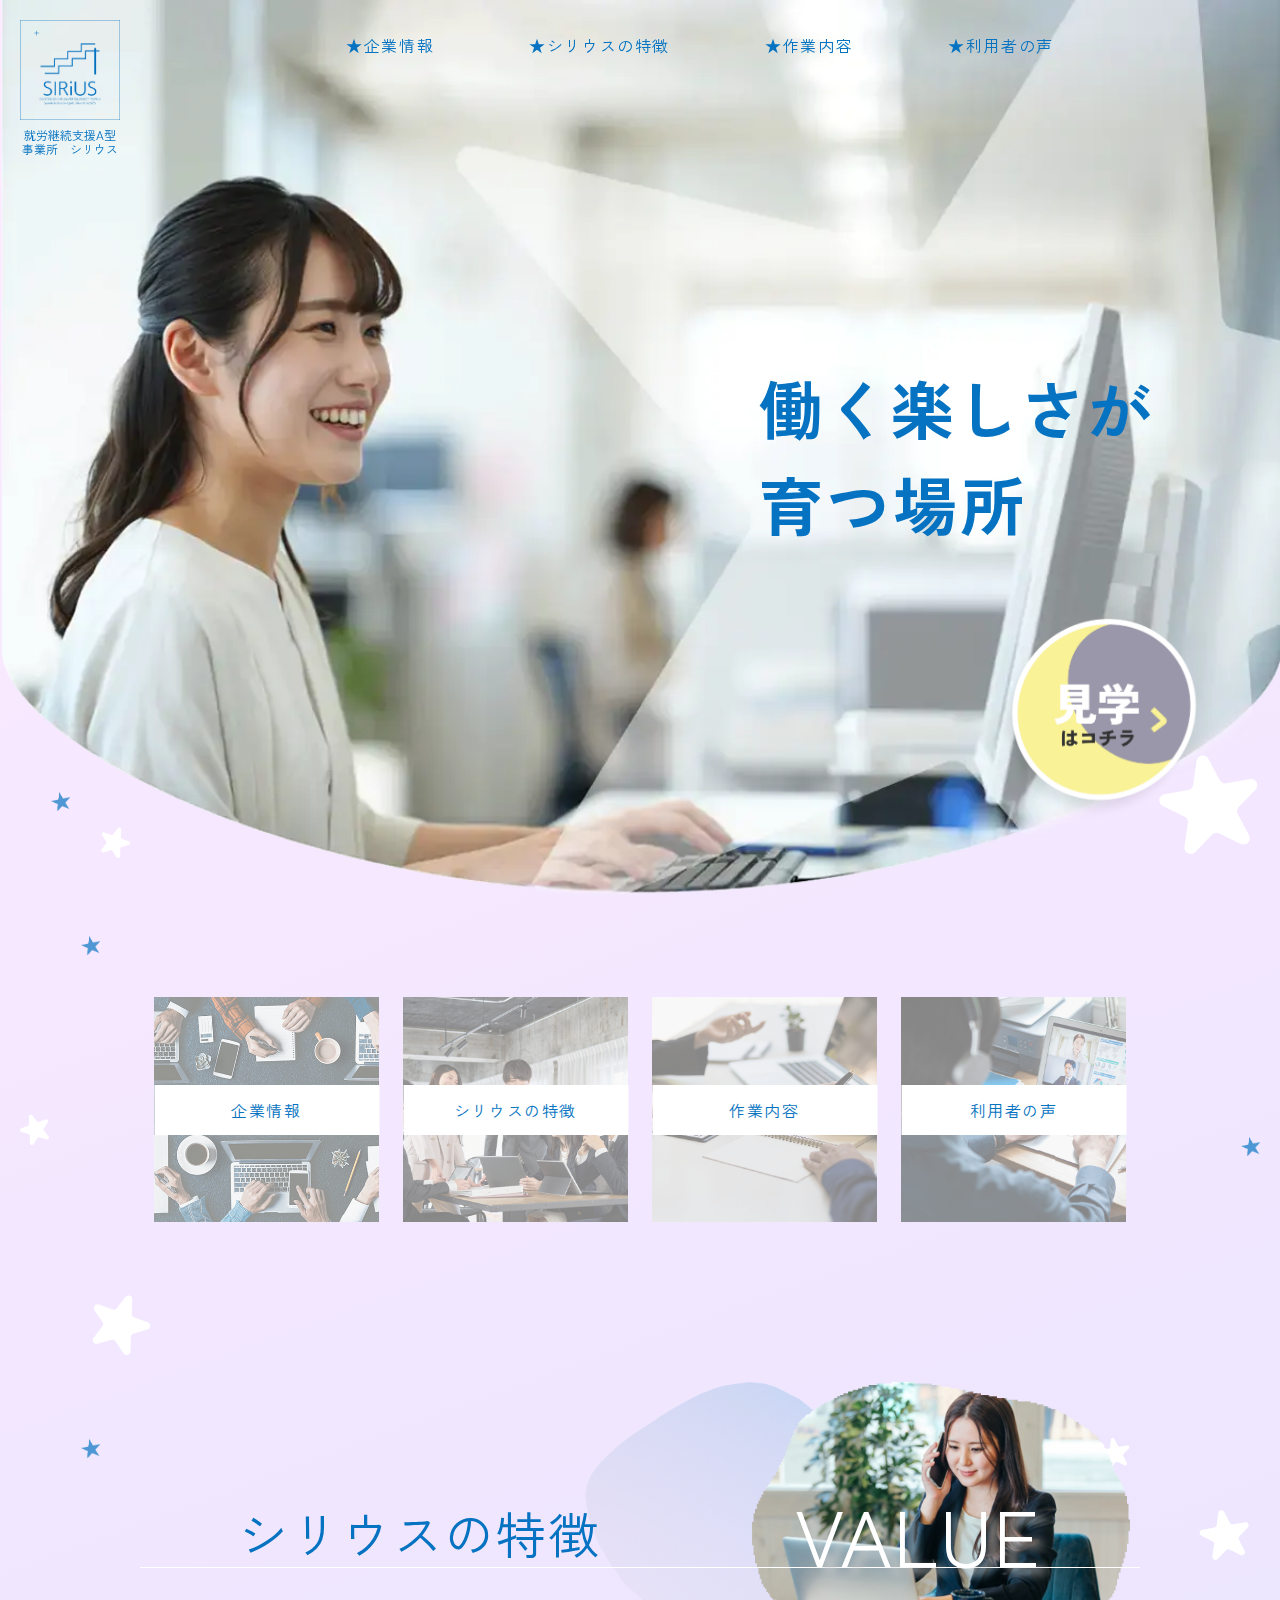
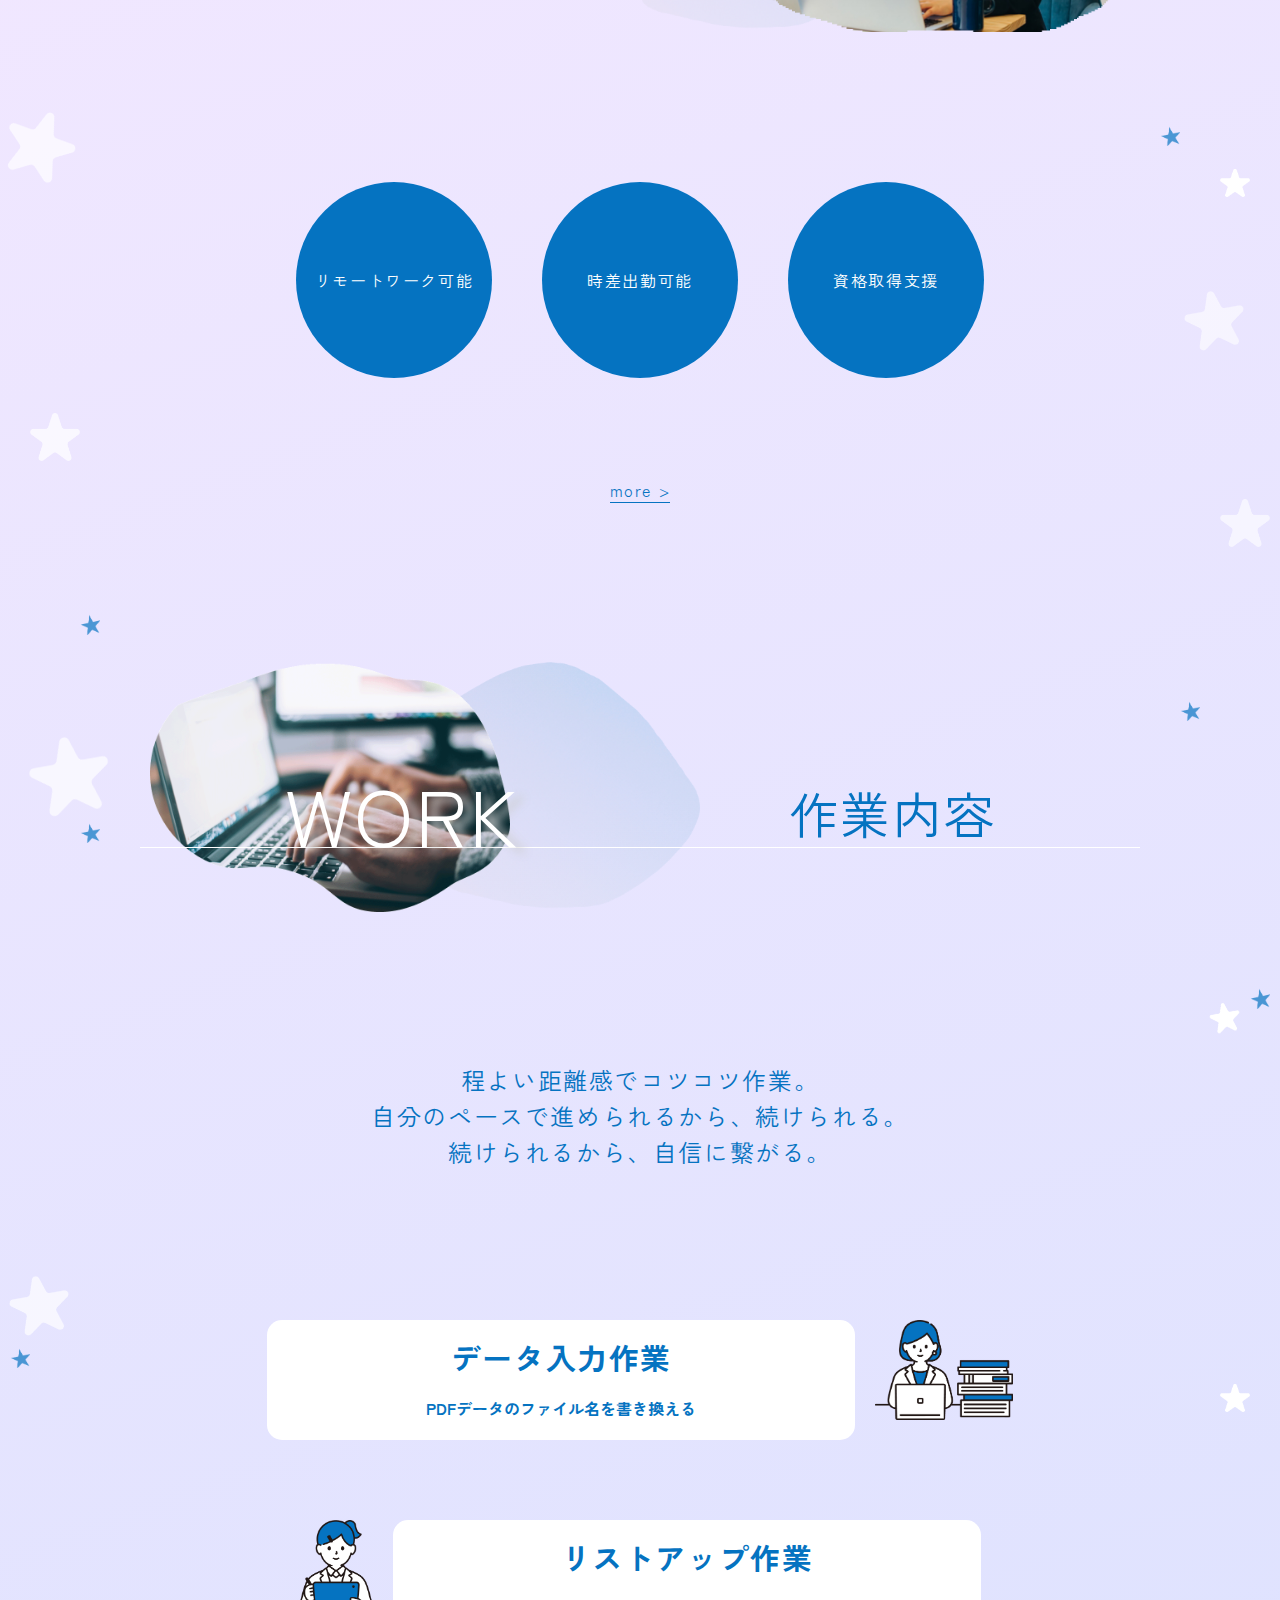
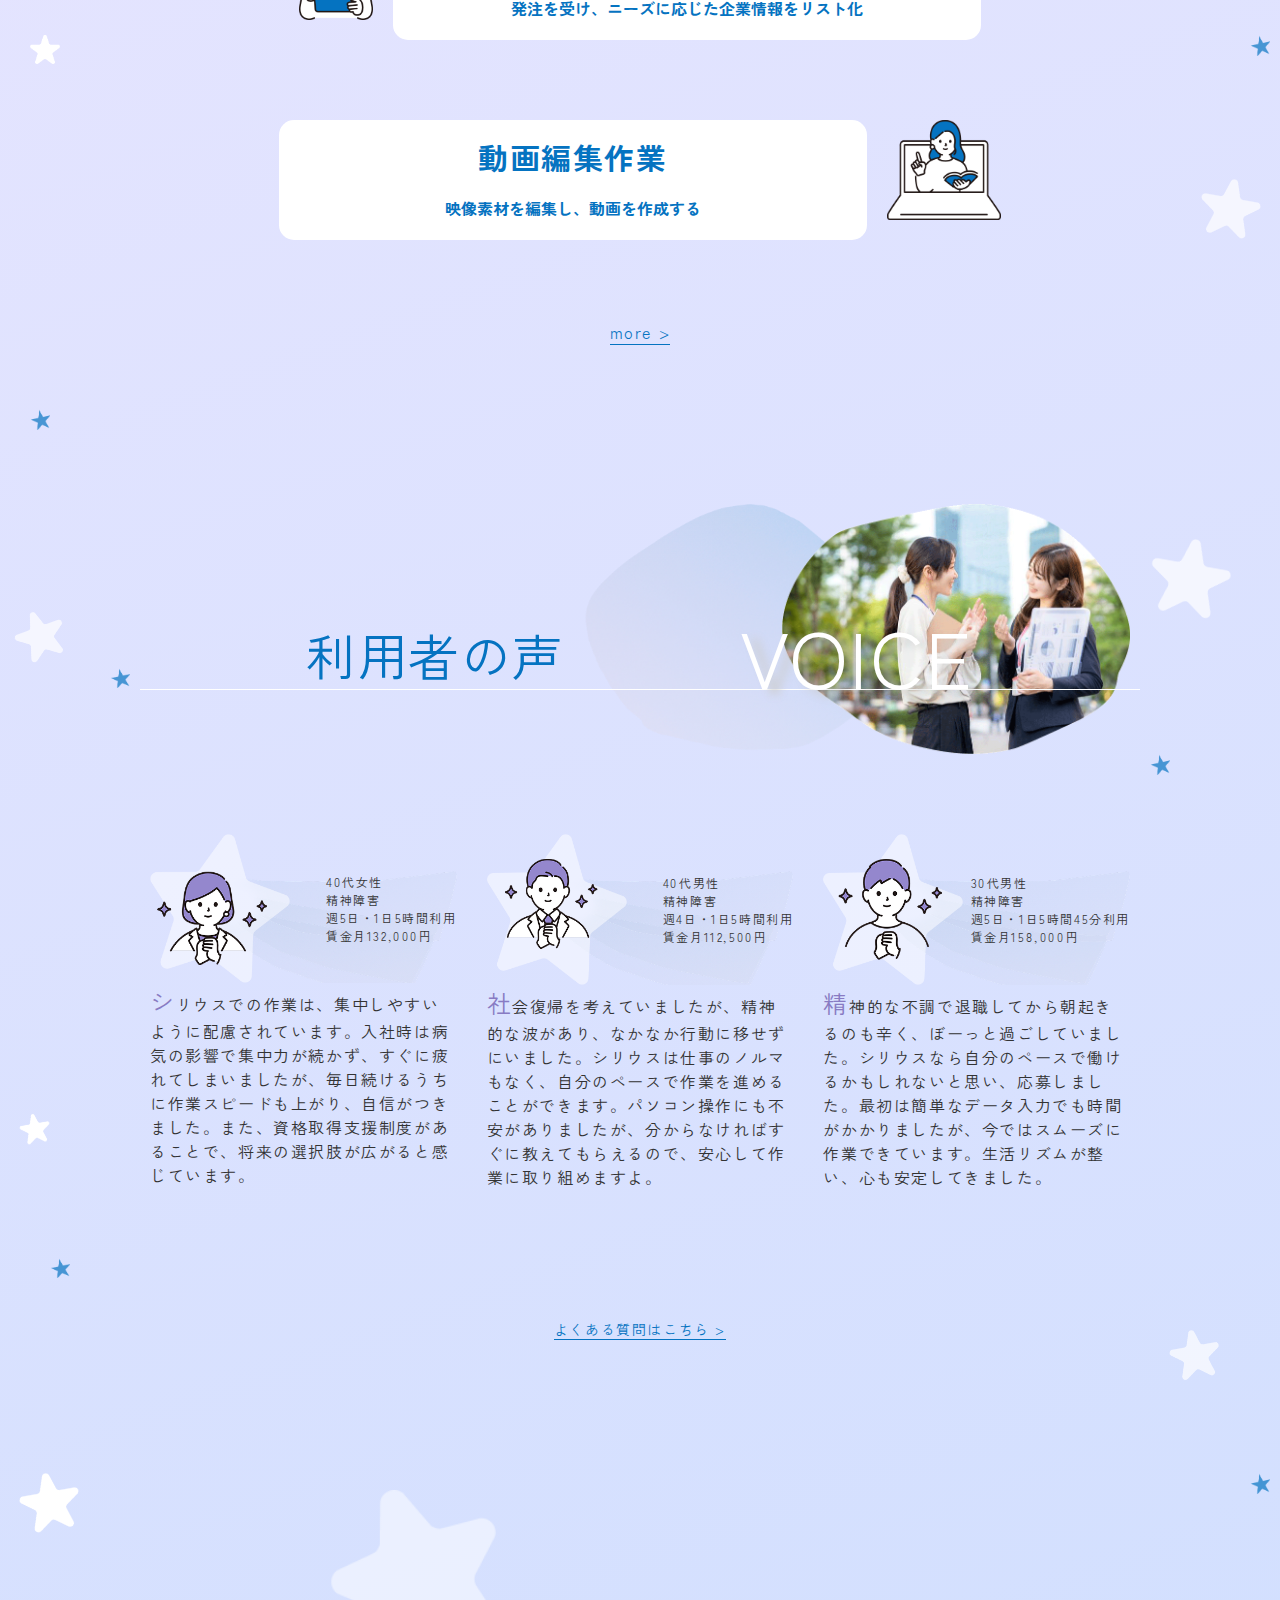
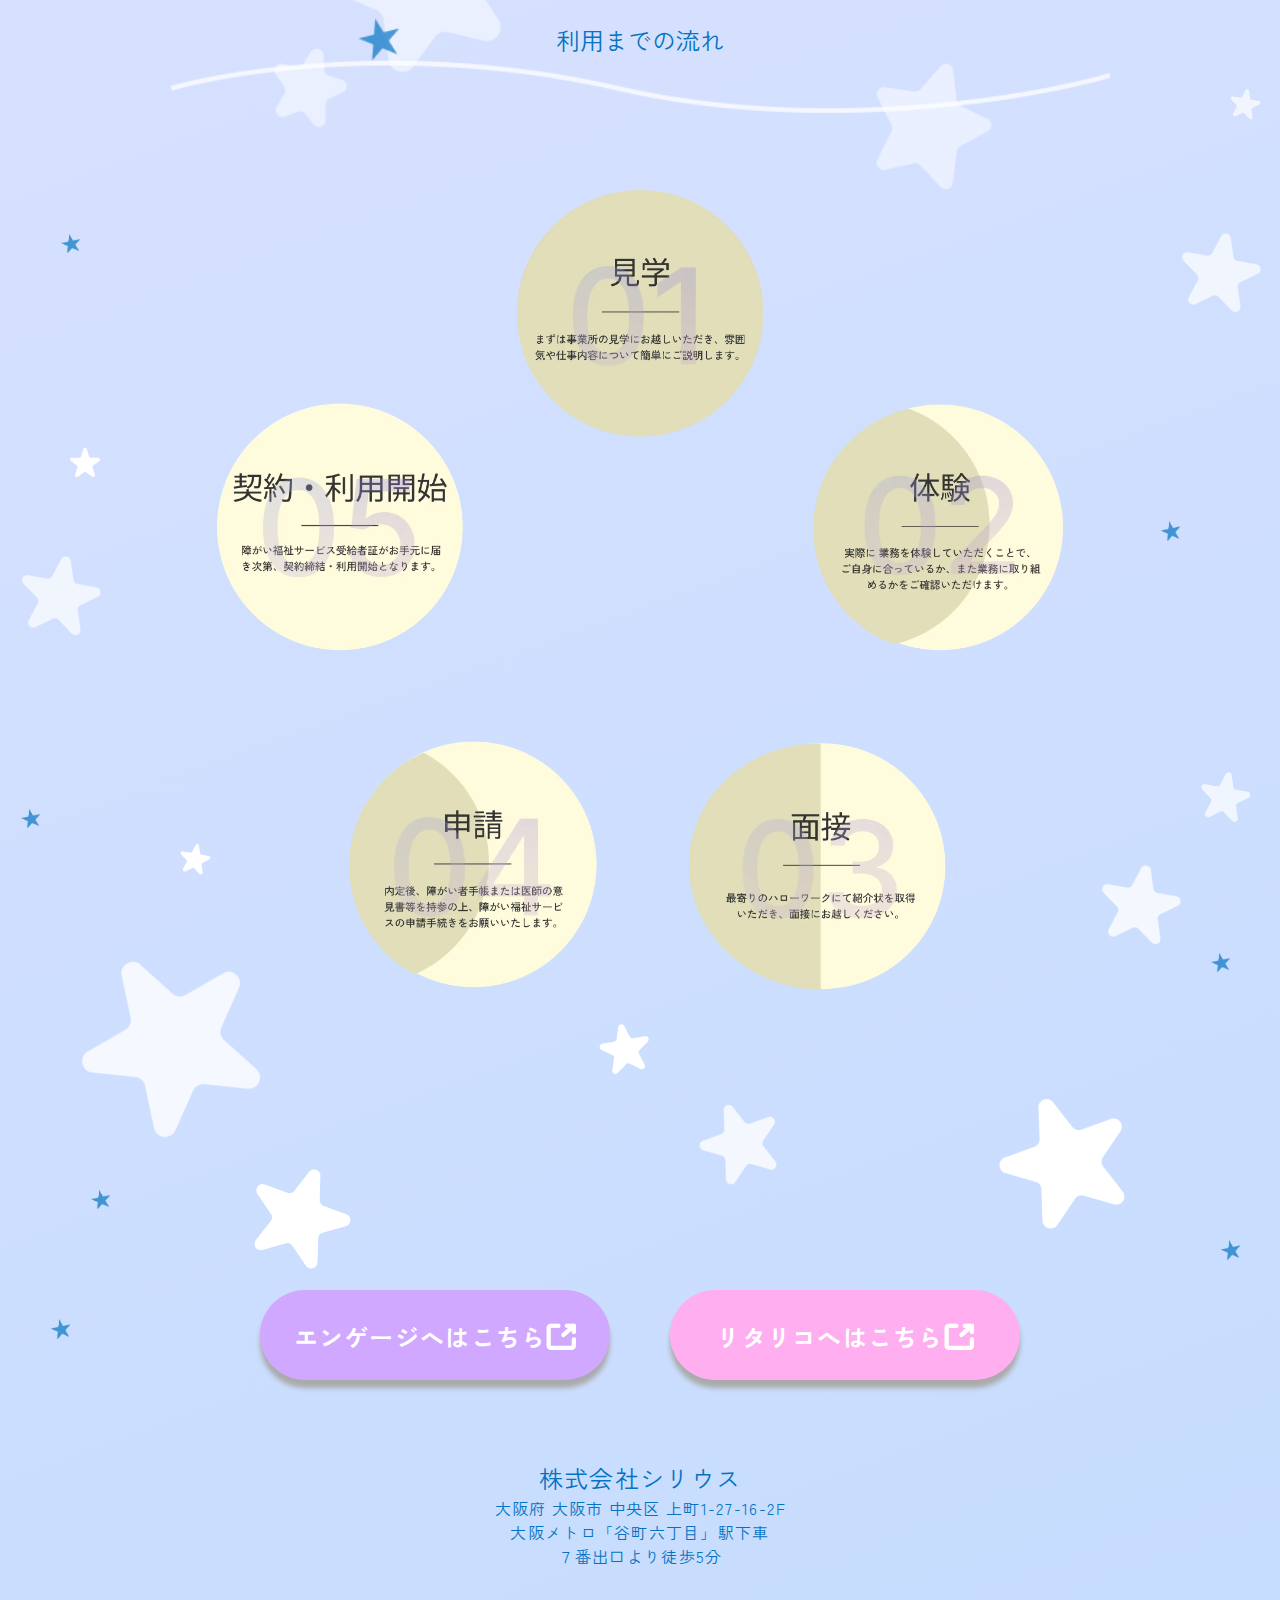
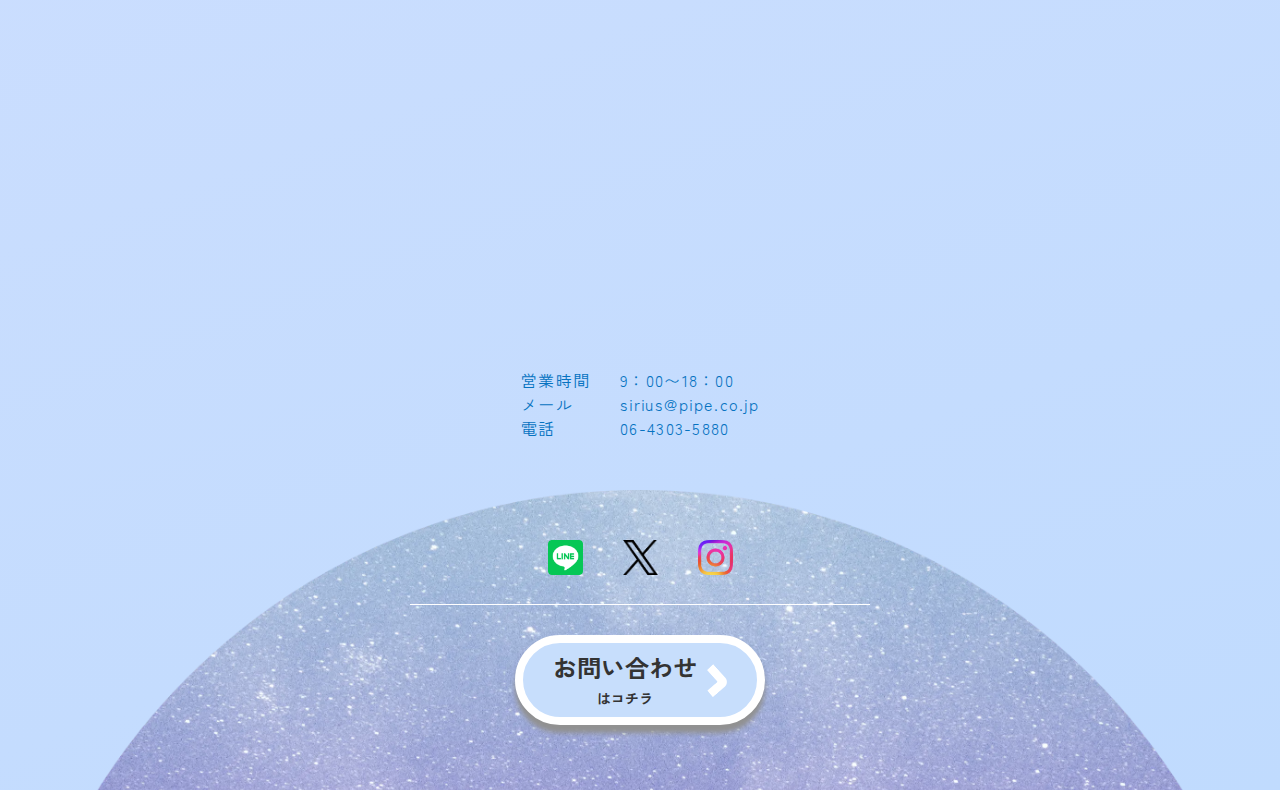
<file: index.html>
<!DOCTYPE html>
<html lang="ja">
<!-- Google tag (gtag.js) -->
<script async src="https://www.googletagmanager.com/gtag/js?id=G-NZ5TBEMVLQ"></script>
<script>
  window.dataLayer = window.dataLayer || [];
  function gtag(){dataLayer.push(arguments);}
  gtag('js', new Date());

  gtag('config', 'G-NZ5TBEMVLQ');
</script>
<head>
    <meta charset="UTF-8">
    <meta name="viewport" content="width=device-width, initial-scale=1.0">
    <link rel="stylesheet" href="./css/reset.css">
    <link rel="stylesheet" href="./css/style.css">
    <link rel="preconnect" href="https://fonts.googleapis.com">
    <link rel="preconnect" href="https://fonts.gstatic.com" crossorigin>
    <link href="https://fonts.googleapis.com/css2?family=Zen+Kaku+Gothic+New&display=swap" rel="stylesheet">
    <title>就労継続支援A型 在宅ワーク可 | シリウス</title>
</head>

<body id="top">
    <div id="container">
        <div class="star s01"><img src="./img/star.png" alt="星"></div>
        <div class="star s02"><img src="./img/star.png" alt="星"></div>
        <div class="star s03"><img src="./img/star.png" alt="星"></div>
        <div class="star s04"><img src="./img/star.png" alt="星"></div>
        <div class="star s05"><img src="./img/star.png" alt="星"></div>
        <div class="star s06"><img src="./img/star.png" alt="星"></div>
        <div class="star s07"><img src="./img/star.png" alt="星"></div>
        <div class="star s08"><img src="./img/star.png" alt="星"></div>
        <div class="star s09"><img src="./img/star.png" alt="星"></div>
        <div class="star s10"><img src="./img/star.png" alt="星"></div>
        <div class="star s11"><img src="./img/star.png" alt="星"></div>
        <div class="star s12"><img src="./img/star.png" alt="星"></div>
        <div class="star s13"><img src="./img/star.png" alt="星"></div>
        <div class="star s14"><img src="./img/star.png" alt="星"></div>
        <div class="star s15"><img src="./img/star.png" alt="星"></div>
        <div class="star s16"><img src="./img/star.png" alt="星"></div>
        <div class="star s17"><img src="./img/star.png" alt="星"></div>
        <div class="star s18"><img src="./img/star.png" alt="星"></div>
        <div class="star s19"><img src="./img/star.png" alt="星"></div>
        <div class="star s20"><img src="./img/star.png" alt="星"></div>
        <div class="star s21"><img src="./img/star.png" alt="星"></div>
        <div class="star s22"><img src="./img/star.png" alt="星"></div>
        <div class="star s23"><img src="./img/star.png" alt="星"></div>
        <div class="star s24"><img src="./img/star.png" alt="星"></div>
        <div class="star s25"><img src="./img/star.png" alt="星"></div>
        <div class="star s26"><img src="./img/star.png" alt="星"></div>
        <div class="star s27"><img src="./img/star.png" alt="星"></div>
        <div class="star s28"><img src="./img/star.png" alt="星"></div>
        <div class="star s29"><img src="./img/star.png" alt="星"></div>
        <div class="star s30"><img src="./img/star.png" alt="星"></div>
        <div class="star s31"><img src="./img/star.png" alt="星"></div>
        <div class="star s32"><img src="./img/star.png" alt="星"></div>
        <div class="star s33"><img src="./img/star.png" alt="星"></div>
        <div class="star s34"><img src="./img/star.png" alt="星"></div>
        <div class="star s35"><img src="./img/star.png" alt="星"></div>
        <div class="starBlue sb01"><img src="./img/starBlue.png" alt=""></div>
        <div class="starBlue sb02"><img src="./img/starBlue.png" alt=""></div>
        <div class="starBlue sb03"><img src="./img/starBlue.png" alt=""></div>
        <div class="starBlue sb04"><img src="./img/starBlue.png" alt=""></div>
        <div class="starBlue sb05"><img src="./img/starBlue.png" alt=""></div>
        <div class="starBlue sb06"><img src="./img/starBlue.png" alt=""></div>
        <div class="starBlue sb07"><img src="./img/starBlue.png" alt=""></div>
        <div class="starBlue sb08"><img src="./img/starBlue.png" alt=""></div>
        <div class="starBlue sb09"><img src="./img/starBlue.png" alt=""></div>
        <div class="starBlue sb10"><img src="./img/starBlue.png" alt=""></div>
        <div class="starBlue sb11"><img src="./img/starBlue.png" alt=""></div>
        <div class="starBlue sb12"><img src="./img/starBlue.png" alt=""></div>
        <div class="starBlue sb13"><img src="./img/starBlue.png" alt=""></div>
        <div class="starBlue sb14"><img src="./img/starBlue.png" alt=""></div>
        <div class="starBlue sb15"><img src="./img/starBlue.png" alt=""></div>
        <div class="starBlue sb16"><img src="./img/starBlue.png" alt=""></div>
        <div class="starBlue sb17"><img src="./img/starBlue.png" alt=""></div>
        <div class="starBlue sb18"><img src="./img/starBlue.png" alt=""></div>
        <div class="starBlue sb19"><img src="./img/starBlue.png" alt=""></div>
        <div class="starBlue sb20"><img src="./img/starBlue.png" alt=""></div>
        <div class="starBlue sb21"><img src="./img/starBlue.png" alt=""></div>
        <div class="starBlue sb22"><img src="./img/starBlue.png" alt=""></div>
        <div class="starBlue sb23"><img src="./img/starBlue.png" alt=""></div>
        <div class="visitbtn">
            <a href="https://docs.google.com/forms/d/e/1FAIpQLSf2U_Up7d_w_4XMnpvGhYiKSQC0XtEatx7MyQvE5i7r817NSg/viewform?usp=dialog"
                target="_blank"><img src="./img/visitBtn.png" alt=""></a>
        </div>

        <header>
            <div id="header" class="header">
                <div class="logo">
                    <a href="./index.html">
                        <img src="./img/logo.png" alt="logo">
                        <p>就労継続支援A型<br>事業所　シリウス</p>
                    </a>
                </div>
                <div class="navGroup">
                    <nav id="nav">
                        <ul>
                            <li><a href="about.html">★企業情報</a></li>
                            <li><a href="index.html#value">★シリウスの特徴</a></li>
                            <li><a href="index.html#work">★作業内容</a></li>
                            <li><a href="index.html#voice">★利用者の声</a></li>
                            <li class="navSns">
                                <a href="https://line.me/R/ti/p/@843sblae?ts=08041219&oat_content=url" target="_blank">
                                    <img src="./img/sns_line_logo.png" alt="ライン">
                                </a>
                                <a href="https://x.com/info_a_sirius" target="_blank">
                                    <img src="./img/sns_X_logo-black.png" alt="X">
                                </a>
                                <a href="https://www.instagram.com/sirius_202507/" target="_blank">
                                    <img src="./img/sns_Instagram_logo.png" alt="インスタグラム"></a>
                            </li>
                        </ul>
                    </nav>
                    <div class="ham">
                        <span class="bar"></span>
                        <span class="bar"></span>
                        <span class="bar"></span>
                    </div>
                </div>
        </header>

        <main>
            <div class="firstView">
                <img src="./img/firstView.webp" alt="firstViewPhoto">
                <h1 class="main-heading"><span class="main-heading-primary">働く楽しさが</span><span
                        class="main-heading-secondary">育つ場所</span></h1>
            </div>

            <section class="contents">
                <div class="blockGroup">
                    <div class="block">
                        <a href="about.html">
                            <img src="./img/button_business.jpeg" alt="企業情報Photo">
                            <div class="whiteBlock">
                                <p>企業情報</p>
                            </div>
                        </a>
                    </div>
                    <div class="block">
                        <a href="#value">
                            <img src="./img/button_value.jpeg" alt="シリウスの特徴Photo">
                            <div class="whiteBlock">
                                <p>シリウスの特徴</p>
                            </div>
                        </a>
                    </div>
                    <div class="block">
                        <a href="#work">
                            <img src="./img/button_works.jpeg" alt="作業内容Photo">
                            <div class="whiteBlock">
                                <p>作業内容</p>
                            </div>
                        </a>
                    </div>
                    <div class="block">
                        <a href="#voice">
                            <img src="./img/button_voice.jpeg" alt="利用者の声Photo">
                            <div class="whiteBlock">
                                <p>利用者の声</p>
                            </div>
                        </a>
                    </div>
                </div>
            </section>

            <section id="value">
                <div class="whiteLine"></div>
                <div class="blueShape01"><img src="./img/titlleShape.png" alt=""></div>
                <div class="backGroundImg1">
                    <p class="h2p">シリウスの特徴</p>
                    <h2>VALUE</h2>
                </div>
                <div class="circleGroup">
                    <div class="circle">
                        <p>リモートワーク可能</p>
                    </div>
                    <div class="circle">
                        <p>時差出勤可能</p>
                    </div>
                    <div class="circle">
                        <p>資格取得支援</p>
                    </div>
                </div>
                <div class="more">
                    <a href="about.html#valuesSec">more&nbsp;></a>
                </div>
            </section>

            <section id="work">
                <div class="whiteLine"></div>
                <div class="blueShape02"><img src="./img/titlleShape.png" alt=""></div>
                <div class="backGroundImg2">
                    <h2>WORK</h2>
                    <p class="h2p">作業内容</p>
                </div>
                <p class="workText">程よい距離感でコツコツ作業。<br>自分のペースで進められるから、続けられる。<br>続けられるから、自信に繋がる。</p>
                <div class="gridGroup">
                    <div class="workTitlle">
                        <p>データ入力作業<br><span>PDFデータのファイル名を書き換える</span></p>
                    </div>
                    <p class="workIllust">
                        <img src="./img/work_01.png" alt="">
                    </p>
                </div>
                <div class="gridGroup">
                    <p class="workIllust">
                        <img src="./img/work_02.png" alt="">
                    </p>
                    <div class="workTitlle">
                        <p>リストアップ作業<br><span>発注を受け、ニーズに応じた企業情報をリスト化</span></p>
                    </div>
                </div>
                <div class="gridGroup">
                    <div class="workTitlle">
                        <p>動画編集作業<br><span>映像素材を編集し、動画を作成する</span></p>
                    </div>
                    <p class="workIllust">
                        <img src="./img/work_03.png" alt="">
                    </p>
                </div>
                <div class="more">
                    <a href="about.html#worksSec">more&nbsp;></a>
                </div>
            </section>

            <section id="voice">
                <div class="whiteLine"></div>
                <div class="blueShape03"><img src="./img/titlleShape.png" alt=""></div>
                <div class="backGroundImg3">
                    <p class="h2p">利用者の声</p>
                    <h2>VOICE</h2>
                </div>
                <div class="voiceBox">
                    <div class="voiceGroup">
                        <div class="voiceStar">
                            <div class="person">
                                <p><img src="./img/voice_01.png" alt="人物アイコン"></p>
                                <p class="personText">40代女性<br>精神障害<br>週5日・1日5時間利用<br>賃金月132,000円</p>
                            </div>
                        </div>
                        <p class="voiceText">
                            <span>シ</span>リウスでの作業は、集中しやすいように配慮されています。入社時は病気の影響で集中力が続かず、すぐに疲れてしまいましたが、毎日続けるうちに作業スピードも上がり、自信がつきました。また、資格取得支援制度があることで、将来の選択肢が広がると感じています。
                        </p>
                    </div>
                    <div class="voiceGroup">
                        <div class="voiceStar">
                            <div class="person">
                                <p><img src="./img/voice_02-1.png" alt="人物アイコン"></p>
                                <p class="personText">40代男性<br>精神障害<br>週4日・1日5時間利用<br>賃金月112,500円</p>
                            </div>
                        </div>
                        <p class="voiceText">
                            <span>社</span>会復帰を考えていましたが、精神的な波があり、なかなか行動に移せずにいました。シリウスは仕事のノルマもなく、自分のペースで作業を進めることができます。パソコン操作にも不安がありましたが、分からなければすぐに教えてもらえるので、安心して作業に取り組めますよ。
                        </p>
                    </div>
                    <div class="voiceGroup">
                        <div class="voiceStar">
                            <div class="person">
                                <p><img src="./img/voice_03.png" alt="人物アイコン"></p>
                                <p class="personText">30代男性<br>精神障害<br>週5日・1日5時間45分利用<br>賃金月158,000円</p>
                            </div>
                        </div>
                        <p class="voiceText">
                            <span>精</span>神的な不調で退職してから朝起きるのも辛く、ぼーっと過ごしていました。シリウスなら自分のペースで働けるかもしれないと思い、応募しました。最初は簡単なデータ入力でも時間がかかりましたが、今ではスムーズに作業できています。生活リズムが整い、心も安定してきました。
                        </p>
                    </div>
                </div>
                <div class="question">
                    <a href="question.html">よくある質問はこちら&nbsp;>
                    </a>
                </div>
            </section>

            <div class="flow">
                <div class="star_bg">
                    <h3>利用までの流れ</h3>
                </div>
                <div class="moonSec">
                    <div class="moonGroup">
                        <div class="moonBg01">
                            <div class="moon">
                                <div class="moonNumber">01</div>
                                <h3>見学</h3>
                                <p>まずは事業所の見学にお越しいただき、雰囲気や仕事内容について簡単にご説明します。</p>
                            </div>
                        </div>
                    </div>
                    <p class="moonDown"></p>
                    <div class="moonGroup">
                        <div class="moonBg02">
                            <div class="moon">
                                <div class="moonNumber">02</div>
                                <h3>体験</h3>
                                <p>実際に 業務を体験していただくことで、ご自身に合っているか、また業務に取り組めるかをご確認いただけます。</p>
                            </div>
                        </div>
                    </div>
                    <p class="moonDown"></p>
                    <div class="moonGroup">
                        <div class="moonBg03">
                            <div class="moon">
                                <div class="moonNumber">03</div>
                                <h3>面接</h3>
                                <p>最寄りのハローワークにて紹介状を取得いただき、面接にお越しください。</p>
                            </div>
                        </div>
                    </div>
                    <p class="moonDown">
                        <!-- <img src="./img/moonDown.png" alt="下矢印"> -->
                    </p>
                    <div class="moonGroup">
                        <div class="moonBg04">
                            <div class="moon">
                                <div class="moonNumber">04</div>
                                <h3>申請</h3>
                                <p>内定後、お住まいの市区町村にて、障が い者手帳または医師の意見書等を持参の上、障がい福祉サービスの申請手続きをお願いいたします。</p>
                            </div>
                        </div>
                    </div>
                    <p class="moonDown"></p>
                    <div class="moonGroup">
                        <div class="moonBg05">
                            <div class="moon">
                                <div class="moonNumber">05</div>
                                <h3>契約・利用開始</h3>
                                <p>障がい福祉サービス受給者証がお手元に届き次第、契約締結・利用開始となります。</p>
                            </div>
                        </div>
                    </div>
                </div>
            </div>
        </main>

        <footer>
            <div class="outLink">
                <p class="engBtn">
                    <a href="https://en-gage.net/a-sirius/work_11695336/?via_recruit_page=1" target="_blank"
                        rel="noreferrer noopener" draggable="false">エンゲージへはこちら<img src="./img/footer_linkBtn.png"
                            alt="リンクボタン"></a>
                </p>
                <p class="litaBtn">
                    <a href="https://snabi.jp/facility/29519" target="_blank" rel="noreferrer noopener"
                        draggable="false">リタリコへはこちら<img src="./img/footer_linkBtn.png" alt="リンクボタン"></a>
                </p>
            </div>
            <p class="footerText"><span>株式会社シリウス</span><br>大阪府 大阪市 中央区 上町1-27-16-2F<br>大阪メトロ「谷町六丁目」駅下車<br>７番出口より徒歩5分
            </p>
            <div class="access">
                <iframe
                    src="https://www.google.com/maps/embed?pb=!1m18!1m12!1m3!1d6562.258322512653!2d135.52148449999999!3d34.6766895!2m3!1f0!2f0!3f0!3m2!1i1024!2i768!4f13.1!3m3!1m2!1s0x6000e735ea525749%3A0xde7c4faeee41ec74!2z44CSNTQwLTAwMDUg5aSn6Ziq5bqc5aSn6Ziq5biC5Lit5aSu5Yy65LiK55S677yR5LiB55uu77yS77yX4oiS77yR77yWIOe-jueZu-WIqeODk-ODqw!5e0!3m2!1sja!2sjp!4v1755744371679!5m2!1sja!2sjp"
                    width="100%" height="160" style="border:0;" allowfullscreen="" loading="lazy"
                    referrerpolicy="no-referrer-when-downgrade"></iframe>
            </div>
            <div class="source">
                <div class="left">
                    <p>営業時間</p>
                    <p>メール</p>
                    <p>電話</p>
                </div>
                <div class="right">
                    <p>9：00〜18：00</p>
                    <p>sirius@pipe.co.jp</p>
                    <p>06-4303-5880</p>
                </div>
            </div>
            <div class="footerEnd">
                <div class="footerWhiteLine"></div>
                <div class="sns">
                    <p><a href="https://line.me/R/ti/p/@843sblae?ts=08041219&oat_content=url" target="_blank"><img
                                src="./img/sns_line_logo.png" alt="line"></a></p>
                    <p><a href="https://x.com/info_a_sirius" target="_blank"><img src="./img/sns_X_logo-black.png"
                                alt="x"></a></p>
                    <p><a href="https://www.instagram.com/sirius_202507/" target="_blank"><img
                                src="./img/sns_Instagram_logo.png" alt="insta"></a>
                    </p>
                </div>
                <div class="contactBtn">
                    <a href="https://docs.google.com/forms/d/e/1FAIpQLSf2U_Up7d_w_4XMnpvGhYiKSQC0XtEatx7MyQvE5i7r817NSg/viewform?usp=dialog"
                        target="_blank">
                        <div class="contactBtnText">お問い合わせ<br>
                            <span>はコチラ</span>
                        </div>
                        <p><img src="./img/footer_rightarrow.png" alt="右矢印"></p>
                    </a>
                </div>
            </div>
            <div class="footerEndBg"></div>
        </footer>
    </div>
    <script src="./js/main.js"></script>
</body>

</html>
</file>
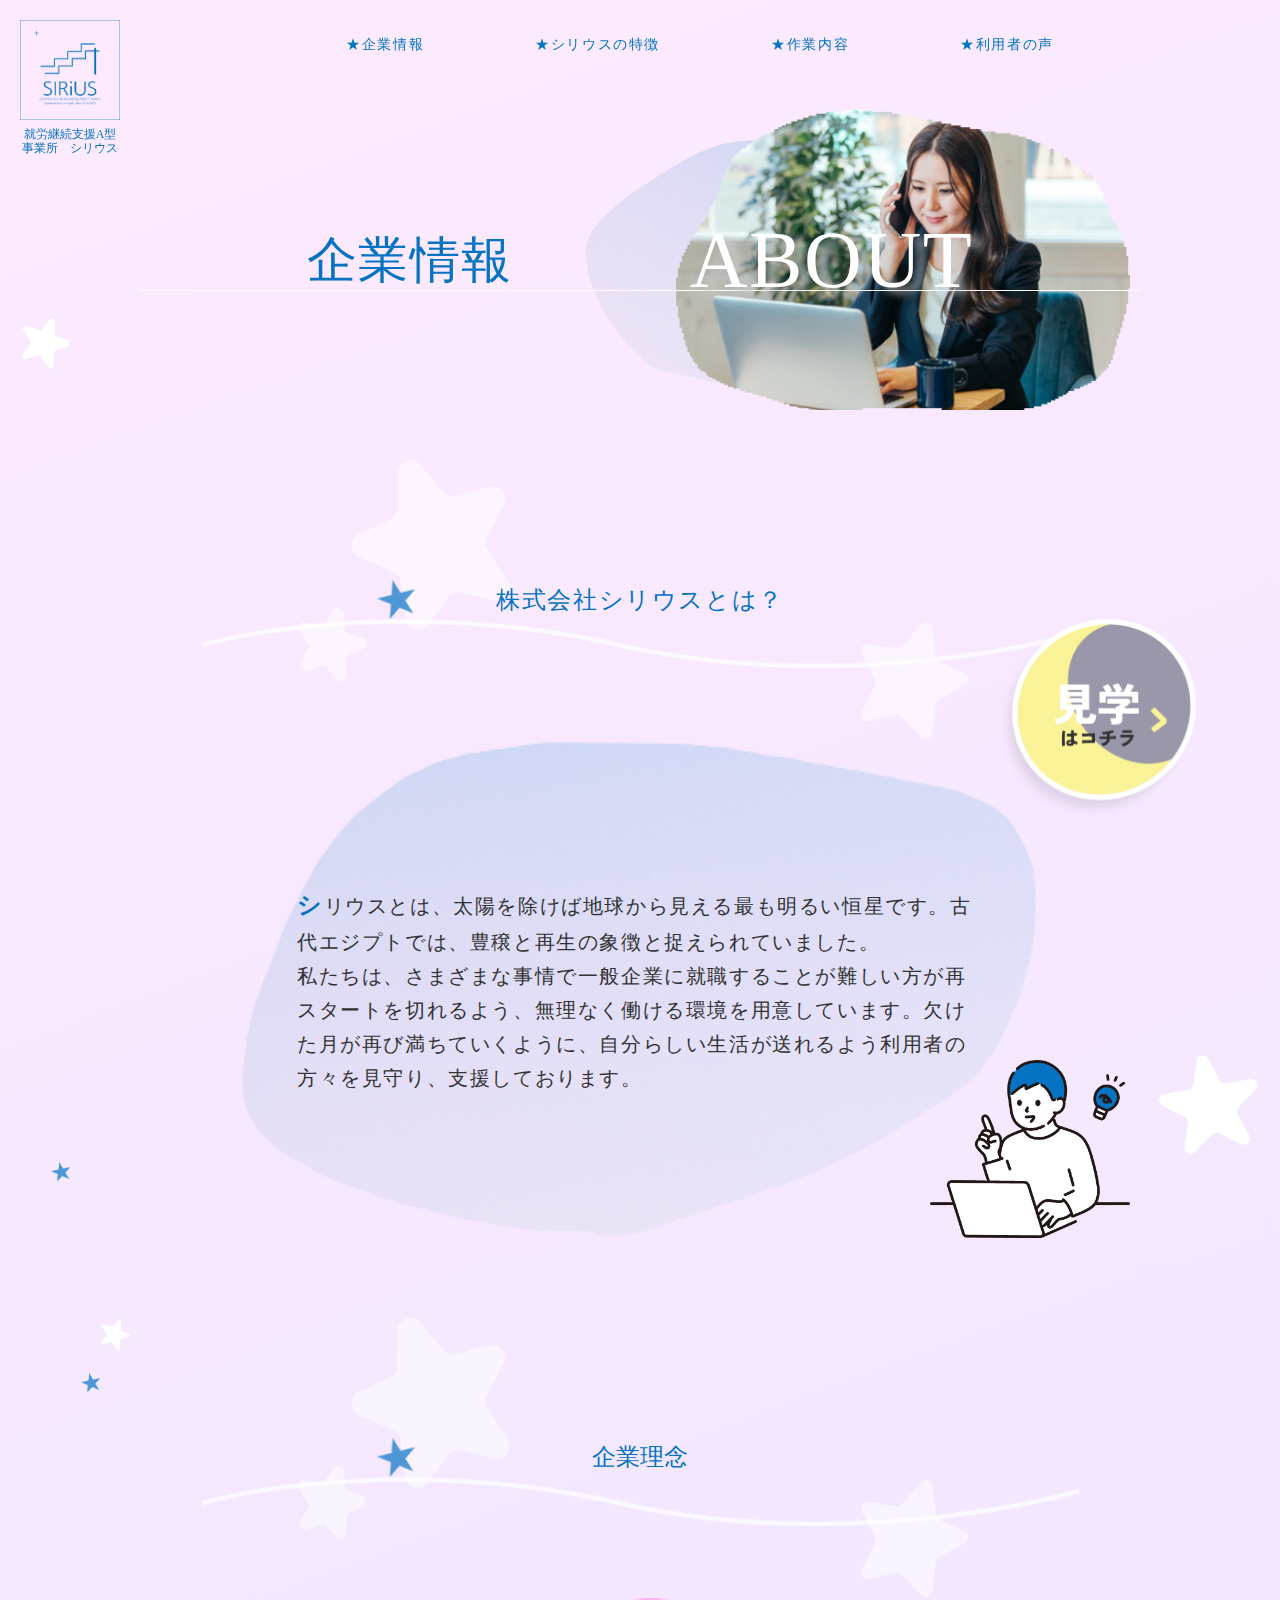
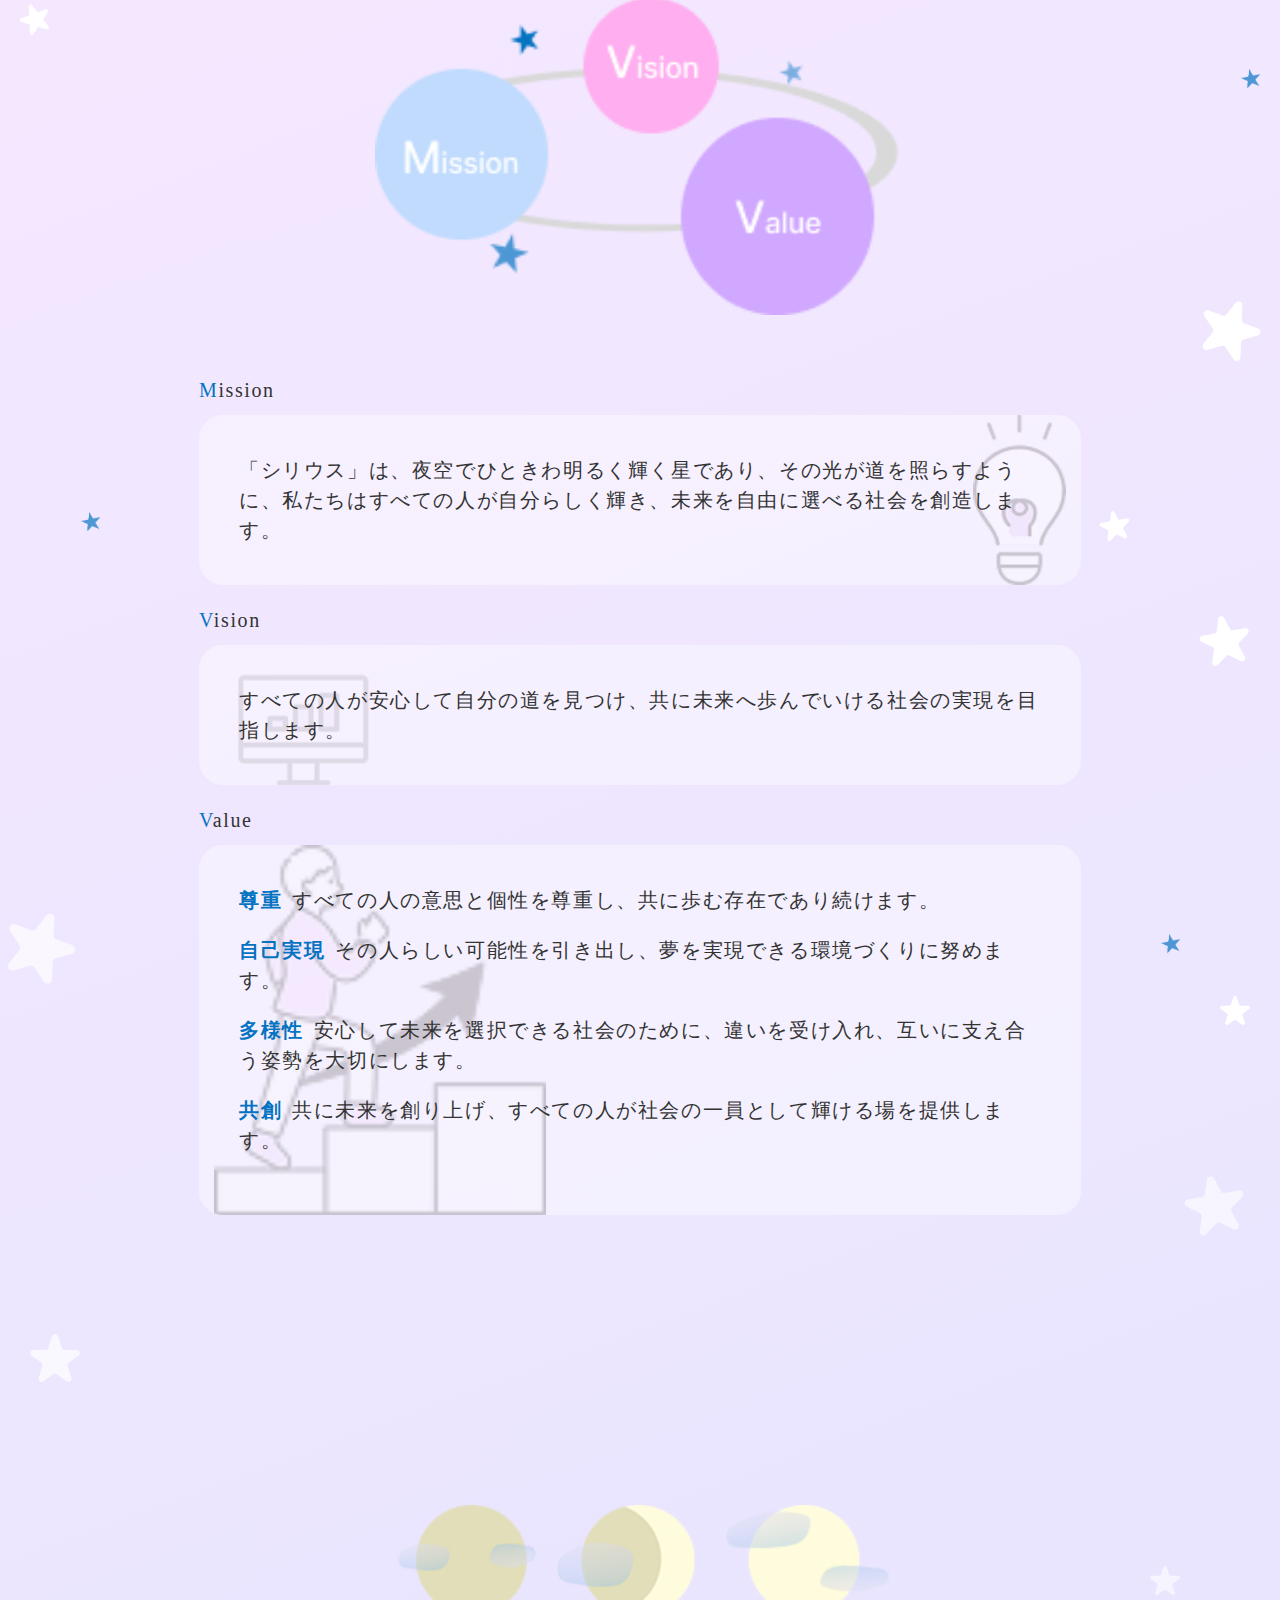
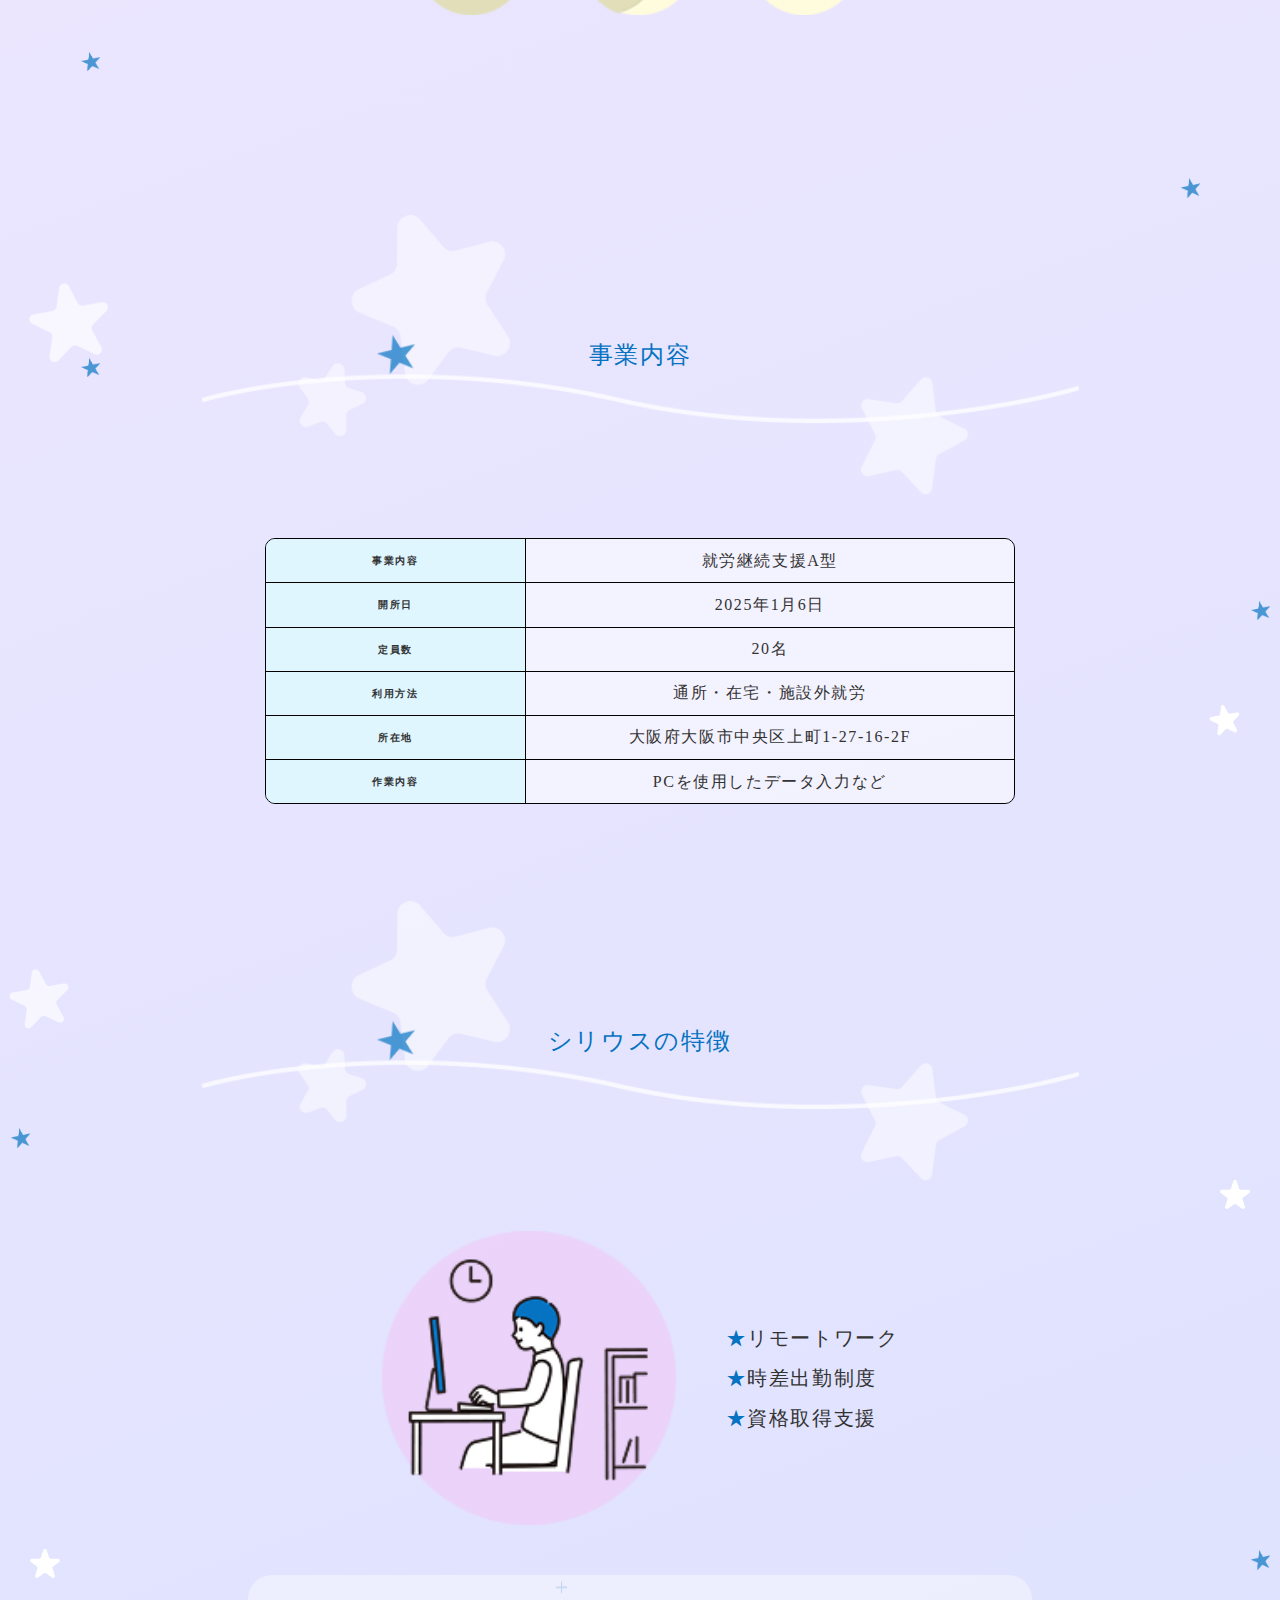
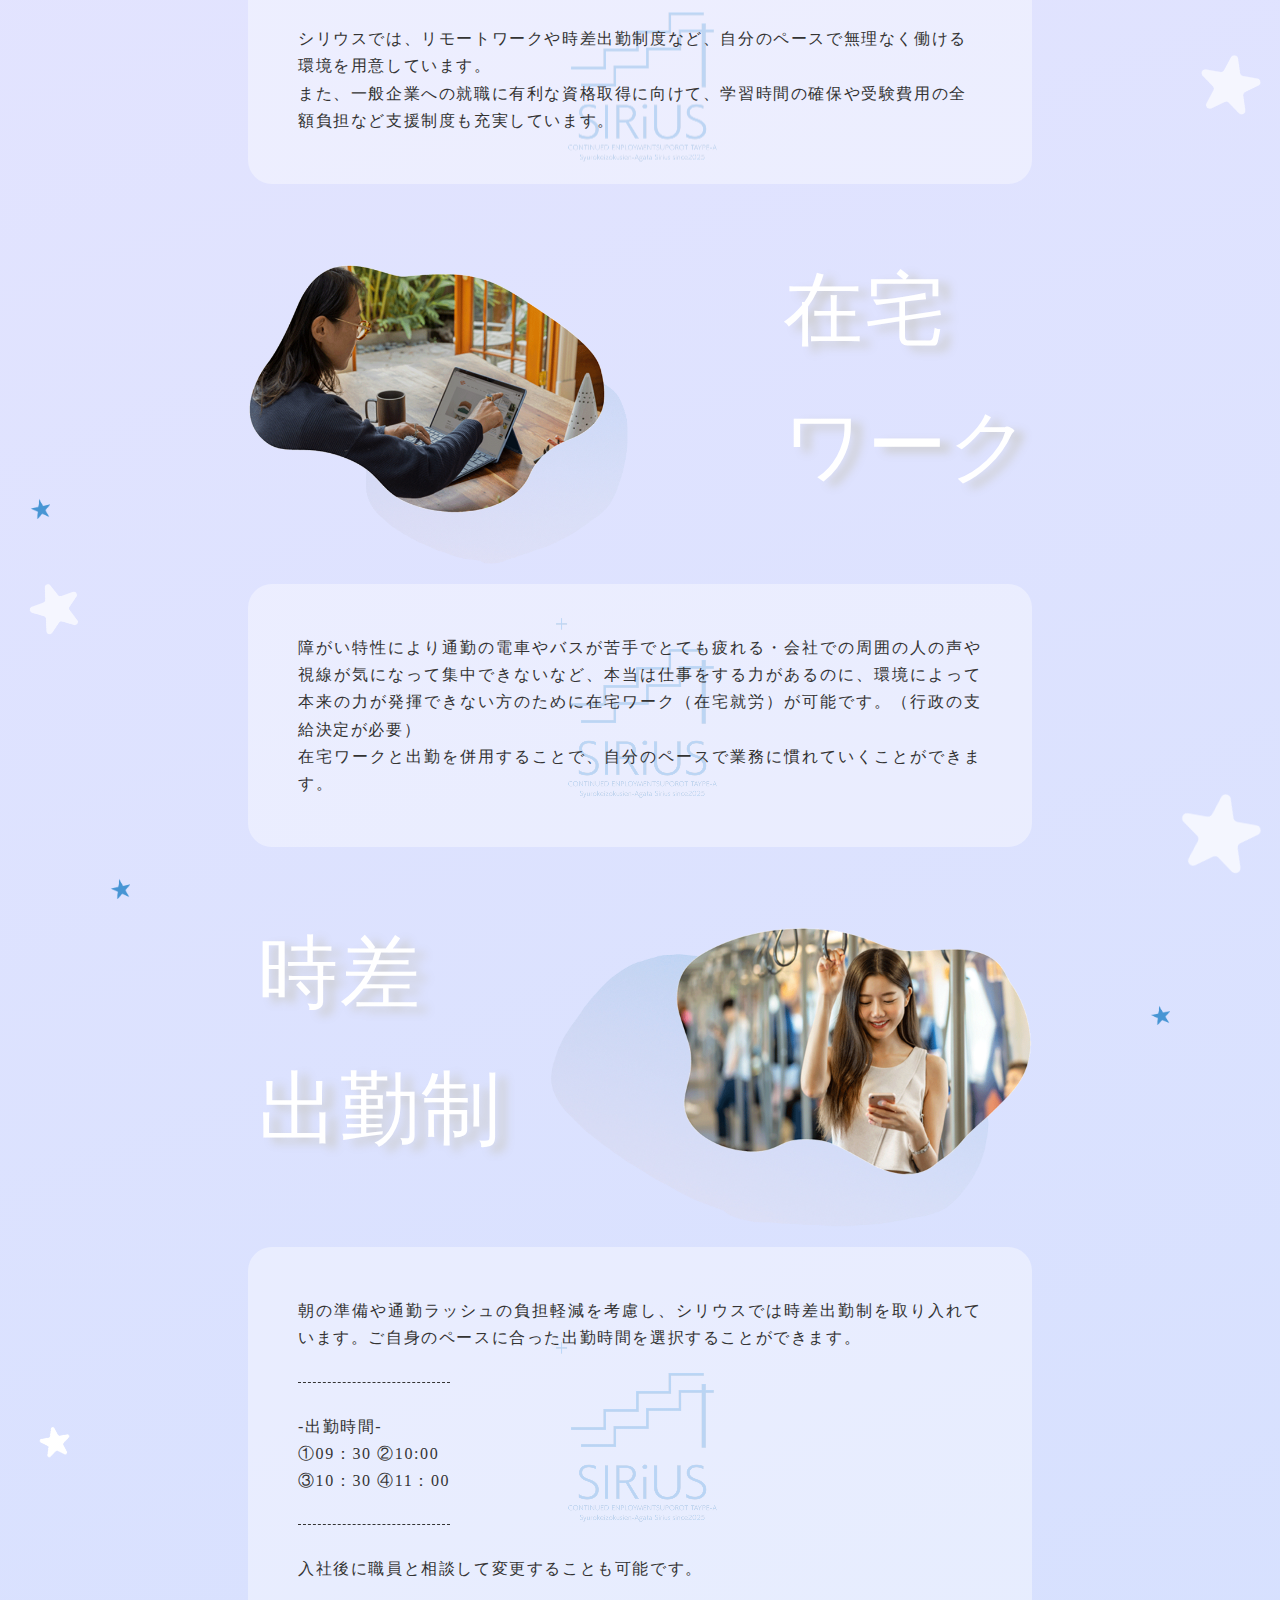
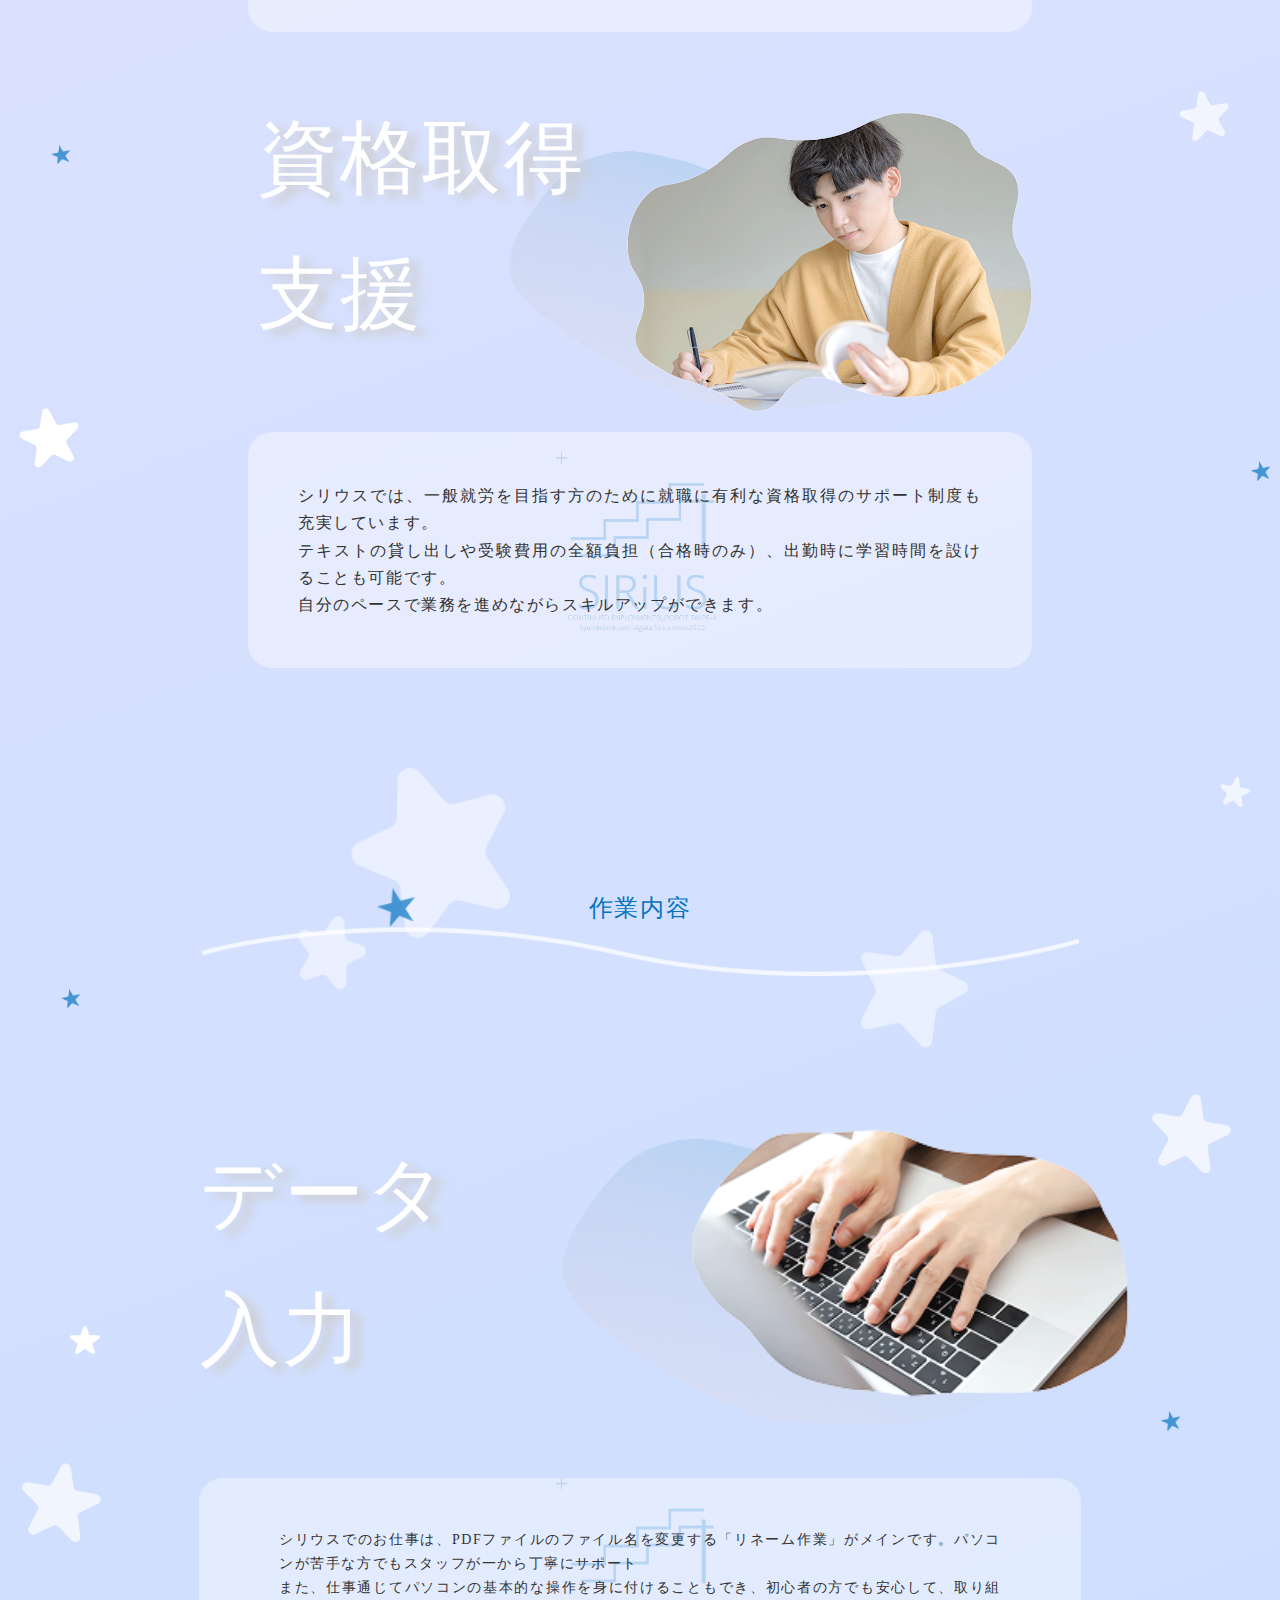
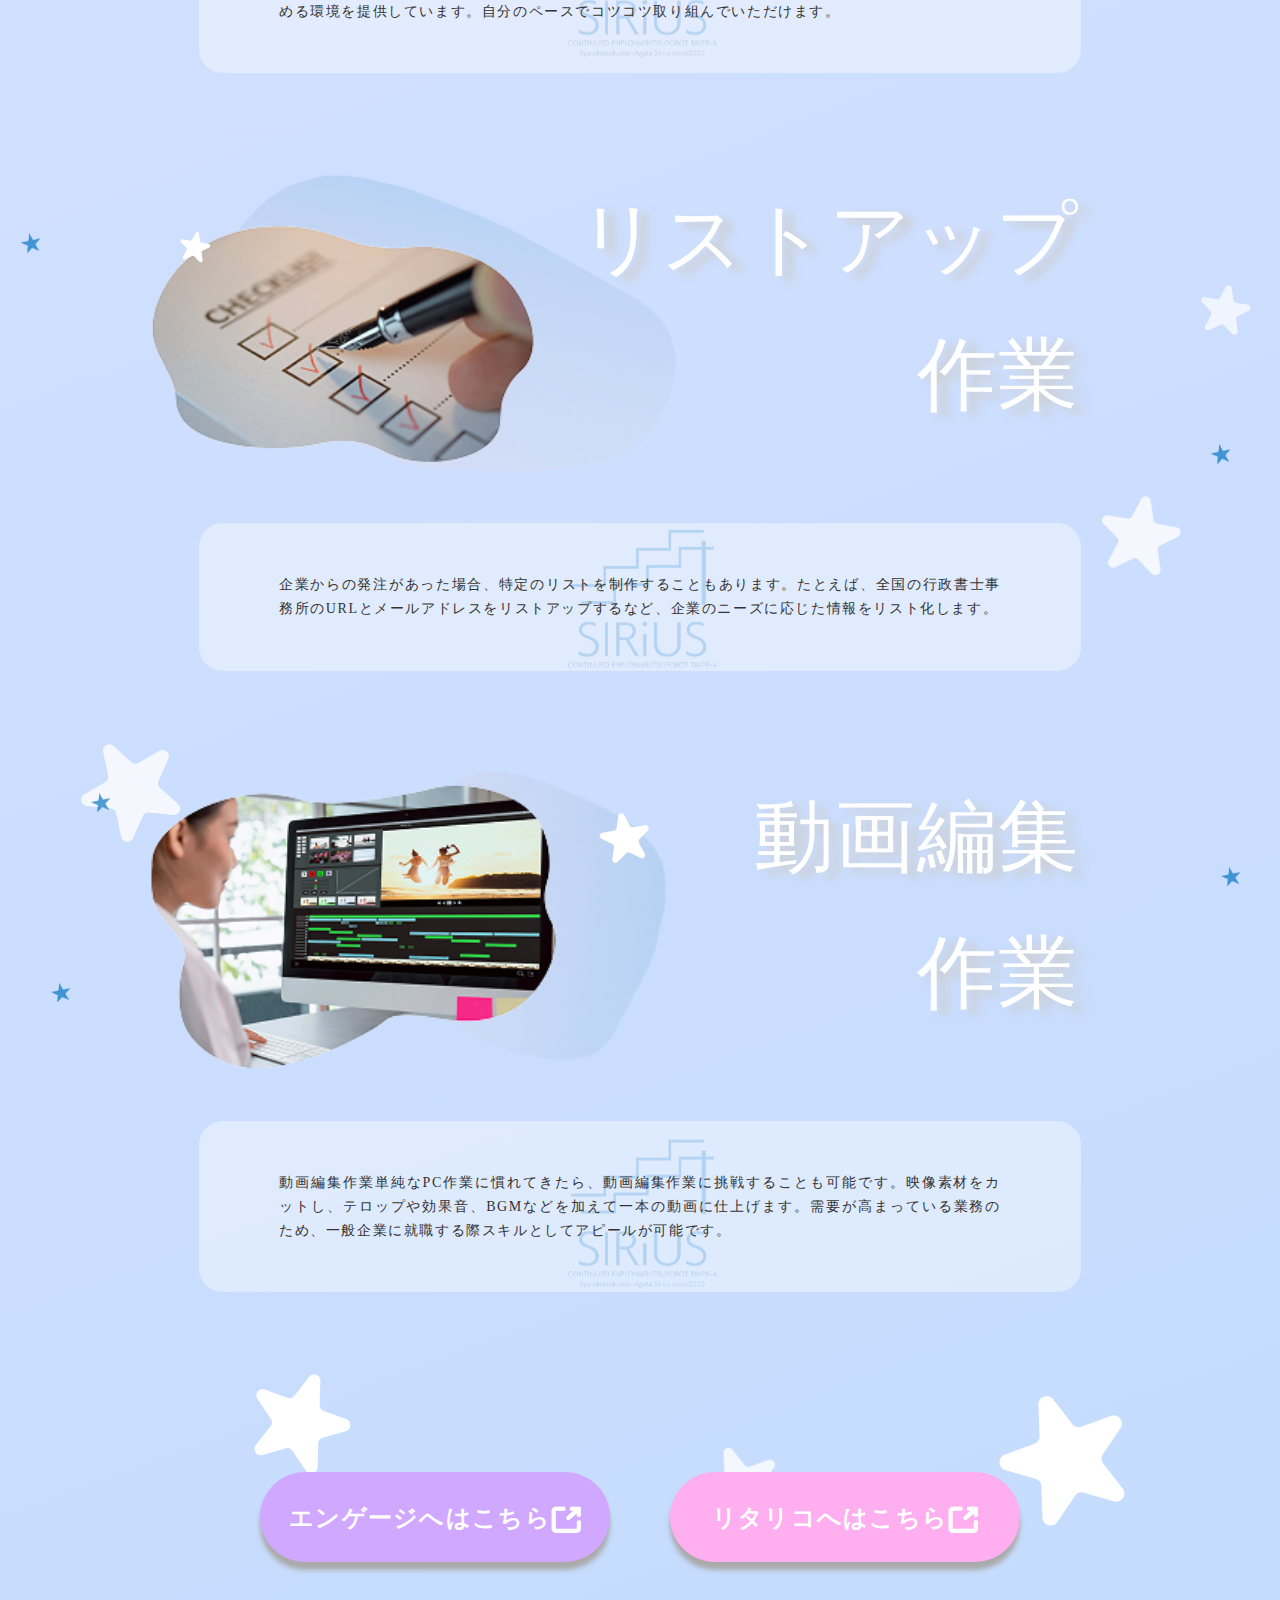
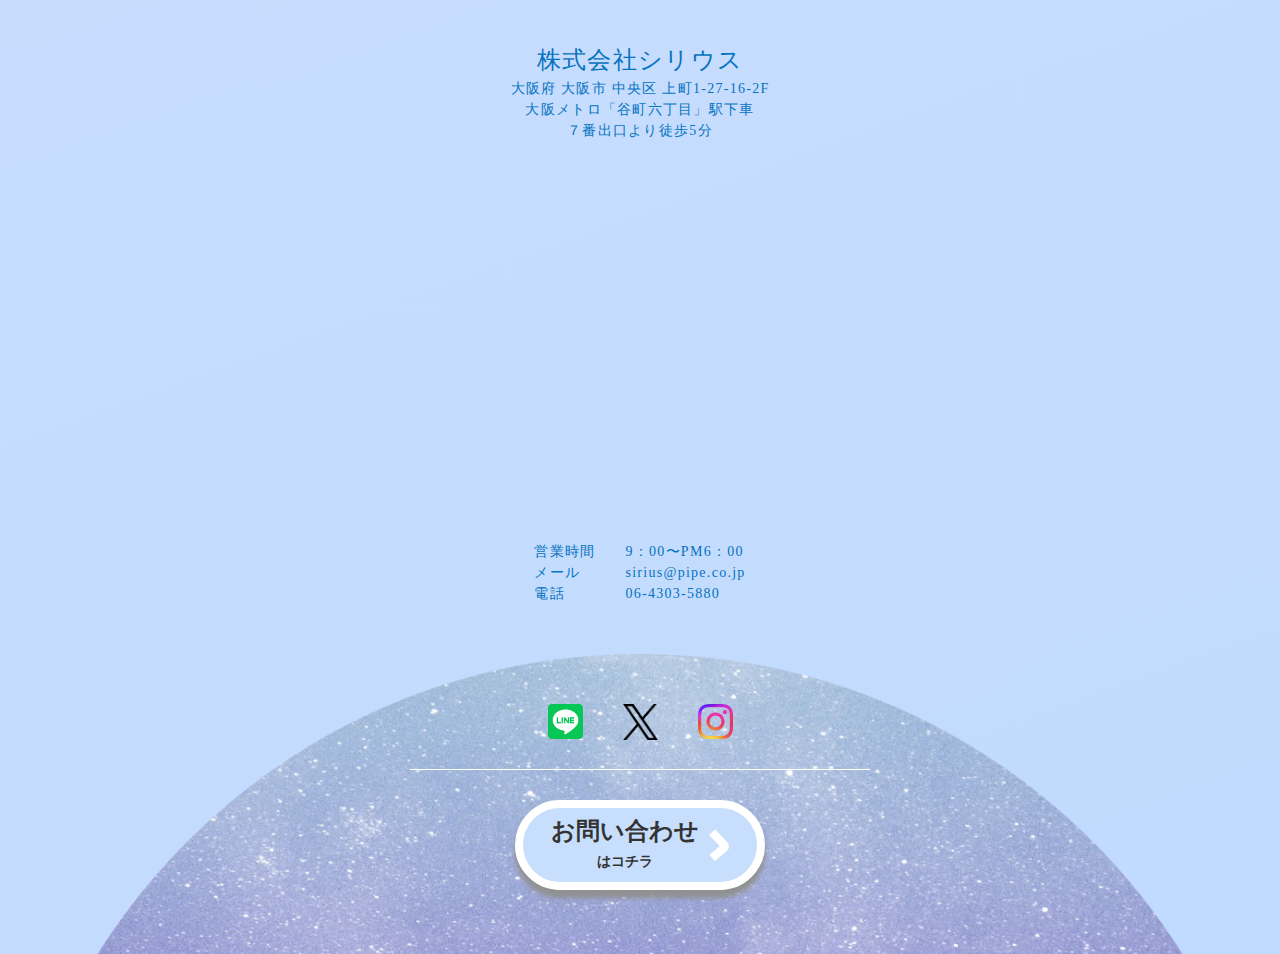
<file: about.html>
<!DOCTYPE html>
<html lang="ja">

<head>
    <meta charset="UTF-8">
    <meta name="viewport" content="width=device-width, initial-scale=1.0">
    <link rel="stylesheet" href="./css/reset.css">
    <link rel="stylesheet" href="./css/about.css">
    <link rel="preconnect" href="https://fonts.googleapis.com">
    <link rel="preconnect" href="https://fonts.gstatic.com" crossorigin>
    <link href="https://fonts.googleapis.com/css2?family=Zen+Kaku+Gothic+New&display=swap" rel="stylesheet">
    <title>about | 就労継続支援A型 在宅ワーク可 | シリウス</title>
</head>

<body>
    <div id="container">
        <div class="star s01"><img src="./img/star.png" alt="星"></div>
        <div class="star s02"><img src="./img/star.png" alt="星"></div>
        <div class="star s03"><img src="./img/star.png" alt="星"></div>
        <div class="star s04"><img src="./img/star.png" alt="星"></div>
        <div class="star s05"><img src="./img/star.png" alt="星"></div>
        <div class="star s06"><img src="./img/star.png" alt="星"></div>
        <div class="star s07"><img src="./img/star.png" alt="星"></div>
        <div class="star s08"><img src="./img/star.png" alt="星"></div>
        <div class="star s09"><img src="./img/star.png" alt="星"></div>
        <div class="star s10"><img src="./img/star.png" alt="星"></div>
        <div class="star s11"><img src="./img/star.png" alt="星"></div>
        <div class="star s12"><img src="./img/star.png" alt="星"></div>
        <div class="star s13"><img src="./img/star.png" alt="星"></div>
        <div class="star s14"><img src="./img/star.png" alt="星"></div>
        <div class="star s15"><img src="./img/star.png" alt="星"></div>
        <div class="star s16"><img src="./img/star.png" alt="星"></div>
        <div class="star s17"><img src="./img/star.png" alt="星"></div>
        <div class="star s18"><img src="./img/star.png" alt="星"></div>
        <div class="star s19"><img src="./img/star.png" alt="星"></div>
        <div class="star s20"><img src="./img/star.png" alt="星"></div>
        <div class="star s21"><img src="./img/star.png" alt="星"></div>
        <div class="star s22"><img src="./img/star.png" alt="星"></div>
        <div class="star s23"><img src="./img/star.png" alt="星"></div>
        <div class="star s24"><img src="./img/star.png" alt="星"></div>
        <div class="star s25"><img src="./img/star.png" alt="星"></div>
        <div class="star s26"><img src="./img/star.png" alt="星"></div>
        <div class="star s27"><img src="./img/star.png" alt="星"></div>
        <div class="star s28"><img src="./img/star.png" alt="星"></div>
        <div class="star s29"><img src="./img/star.png" alt="星"></div>
        <div class="star s30"><img src="./img/star.png" alt="星"></div>
        <div class="star s31"><img src="./img/star.png" alt="星"></div>
        <div class="star s32"><img src="./img/star.png" alt="星"></div>
        <div class="star s33"><img src="./img/star.png" alt="星"></div>
        <div class="star s34"><img src="./img/star.png" alt="星"></div>
        <div class="star s35"><img src="./img/star.png" alt="星"></div>
        <div class="starBlue sb01"><img src="./img/starBlue.png" alt=""></div>
        <div class="starBlue sb02"><img src="./img/starBlue.png" alt=""></div>
        <div class="starBlue sb03"><img src="./img/starBlue.png" alt=""></div>
        <div class="starBlue sb04"><img src="./img/starBlue.png" alt=""></div>
        <div class="starBlue sb05"><img src="./img/starBlue.png" alt=""></div>
        <div class="starBlue sb06"><img src="./img/starBlue.png" alt=""></div>
        <div class="starBlue sb07"><img src="./img/starBlue.png" alt=""></div>
        <div class="starBlue sb08"><img src="./img/starBlue.png" alt=""></div>
        <div class="starBlue sb09"><img src="./img/starBlue.png" alt=""></div>
        <div class="starBlue sb10"><img src="./img/starBlue.png" alt=""></div>
        <div class="starBlue sb11"><img src="./img/starBlue.png" alt=""></div>
        <div class="starBlue sb12"><img src="./img/starBlue.png" alt=""></div>
        <div class="starBlue sb13"><img src="./img/starBlue.png" alt=""></div>
        <div class="starBlue sb14"><img src="./img/starBlue.png" alt=""></div>
        <div class="starBlue sb15"><img src="./img/starBlue.png" alt=""></div>
        <div class="starBlue sb16"><img src="./img/starBlue.png" alt=""></div>
        <div class="starBlue sb17"><img src="./img/starBlue.png" alt=""></div>
        <div class="starBlue sb18"><img src="./img/starBlue.png" alt=""></div>
        <div class="starBlue sb19"><img src="./img/starBlue.png" alt=""></div>
        <div class="starBlue sb20"><img src="./img/starBlue.png" alt=""></div>
        <div class="starBlue sb21"><img src="./img/starBlue.png" alt=""></div>
        <div class="starBlue sb22"><img src="./img/starBlue.png" alt=""></div>
        <div class="starBlue sb23"><img src="./img/starBlue.png" alt=""></div>
        <div class="visitbtn">
            <a href="https://docs.google.com/forms/d/e/1FAIpQLScaVUVCL78tlt_6oqo8AnnG-zqljWpDyDw7f2PYn4FfrPae2w/viewform"
                target="_blank"><img src="./img/visitBtn.png" alt=""></a>
        </div>

        <header>
            <div id="header" class="header">
                <div class="logo">
                    <a href="./index.html">
                        <img src="./img/logo.png" alt="logo">
                        <p>就労継続支援A型<br>事業所　シリウス</p>
                    </a>
                </div>
                <div class="navGroup">
                    <nav id="nav">
                        <ul>
                            <li><a href="about.html">★企業情報</a></li>
                            <li><a href="index.html#value">★シリウスの特徴</a></li>
                            <li><a href="index.html#work">★作業内容</a></li>
                            <li><a href="index.html#voice">★利用者の声</a></li>
                            <li class="navSns">
                                <a href="https://line.me/R/ti/p/@843sblae?ts=08041219&oat_content=url" target="_blank">
                                    <img src="./img/sns_line_logo.png" alt="ライン">
                                </a>
                                <a href="https://x.com/info_a_sirius" target="_blank">
                                    <img src="./img/sns_X_logo-black.png" alt="X">
                                </a>
                                <a href="https://www.instagram.com/sirius_202507/" target="_blank">
                                    <img src="./img/sns_Instagram_logo.png" alt="インスタグラム"></a>
                            </li>
                        </ul>
                    </nav>
                    <div class="ham">
                        <span class="bar"></span>
                        <span class="bar"></span>
                        <span class="bar"></span>
                    </div>
                </div>
        </header>

        <main class="about">
            <section class="aboutSec">
                <div class="whiteLine"></div>
                <div class="blueShape"><img src="./img/titlleShape.png" alt=""></div>
                <div class="backGroundImg">
                    <p class="h2p">企業情報</p>
                    <h2>ABOUT</h2>
                </div>

                <div class="aset">
                    <h3>株式会社シリウスとは？ </h3>
                </div>

                <div class="intro">
                    <p>
                        <span
                            class="intro-aside">シ</span>リウスとは、太陽を除けば地球から見える最も明るい恒星です。古代エジプトでは、豊穣と再生の象徴と捉えられていました。<br>私たちは、さまざまな事情で一般企業に就職することが難しい方が再スタートを切れるよう、無理なく働ける環境を用意しています。欠けた月が再び満ちていくように、自分らしい生活が送れるよう利用者の方々を見守り、支援しております。
                    </p>
                </div>
                <div class="introImg">
                    <img src="img/introIcon.png" alt="人物アイコン">
                </div>
            </section>


            <div class="aset">
                <h3>企業理念</h3>
            </div>

            <section class="purposeSec">
                <div class="purpose">
                    <img src="img/purpose1.png" alt="企業理念の図">
                    <p class="purpose-title"><span>M</span>ission</p>
                    <div class="misson">
                        <p>「シリウス」は、夜空でひときわ明るく輝く星であり、その光が道を照らすように、私たちはすべての人が自分らしく輝き、未来を自由に選べる社会を創造します。</p>
                    </div>

                    <p class="purpose-title"><span>V</span>ision</p>
                    <div class="vison">
                        <p>すべての人が安心して自分の道を見つけ、共に未来へ歩んでいける社会の実現を目指します。</p>
                    </div>

                    <p class="purpose-title"><span>V</span>alue</p>
                    <div class="value">
                        <p><span class="purpose-aside">尊重</span>すべての人の意思と個性を尊重し、共に歩む存在であり続けます。</p>
                        <p><span class="purpose-aside">自己実現</span>その人らしい可能性を引き出し、夢を実現できる環境づくりに努めます。</p>
                        <p><span class="purpose-aside">多様性</span>安心して未来を選択できる社会のために、違いを受け入れ、互いに支え合う姿勢を大切にします。</p>
                        <p><span class="purpose-aside">共創</span>共に未来を創り上げ、すべての人が社会の一員として輝ける場を提供します。</p>
                    </div>
                </div>
            </section>

            <div class="moonLine">
                <img src="img/question_shingetsu.png" alt="新月" class="moon">
                <img src="img/question_jyougen.png" alt="上弦" class="moon">
                <img src="img/question_mangetsu.png" alt="満月" class="moon">
            </div>


            <section class="businessSec">
                <div class="aset">
                    <h3>事業内容</h3>
                </div>

                <div class="business">
                    <table>
                        <tr>
                            <th>事業内容</th>
                            <td>就労継続支援A型</td>
                        </tr>
                        <tr>
                            <th>開所日</th>
                            <td>2025年1月6日</td>
                        </tr>
                        <tr>
                            <th>定員数</th>
                            <td>20名</td>
                        </tr>
                        <tr>
                            <th>利用方法</th>
                            <td>通所・在宅・施設外就労</td>
                        </tr>
                        <tr>
                            <th>所在地</th>
                            <td>大阪府大阪市中央区上町1-27-16-2F</td>
                        </tr>
                        <tr>
                            <th>作業内容</th>
                            <td>PCを使用したデータ入力など</td>
                        </tr>
                    </table>
                </div>
            </section>

            <section class="valuesSec" id="valuesSec">
                <div class="aset">
                    <h3>シリウスの特徴</h3>
                </div>

                <div class="values-contain">
                    <img src="img/value_main.png" alt="シリウスの特徴画像">
                    <div class="values-contain2">
                        <p><span class="star-aside">★</span>リモートワーク</p>
                        <p><span class="star-aside">★</span>時差出勤制度</p>
                        <p><span class="star-aside">★</span>資格取得支援</p>
                    </div>
                </div>

                <p class="valiues">
                    シリウスでは、リモートワークや時差出勤制度など、自分のペースで無理なく働ける環境を用意しています。
                    <br>また、一般企業への就職に有利な資格取得に向けて、学習時間の確保や受験費用の全額負担など支援制度も充実しています。
                </p>

                <div class="valuesTitle01">
                    <h2>在宅<br>ワーク</h2>
                </div>

                <p class="textBack">
                    障がい特性により通勤の電車やバスが苦手でとても疲れる・会社での周囲の人の声や視線が気になって集中できないなど、本当は仕事をする力があるのに、環境によって本来の力が発揮できない方のために在宅ワーク（在宅就労）が可能です。（行政の支給決定が必要）<br>在宅ワークと出勤を併用することで、自分のペースで業務に慣れていくことができます。
                </p>

                <div class="valuesTitle02">
                    <h2>時差<br>出勤制</h2>
                </div>

                <div class="textBack">
                    <p>朝の準備や通勤ラッシュの負担軽減を考慮し、シリウスでは時差出勤制を取り入れています。ご自身のペースに合った出勤時間を選択することができます。</p>
                    <div class="p6Txt">
                        <p>-出勤時間-</p><br>
                        <p>①09：30</p>
                        <p>②10:00</p> <br>
                        <p>③10：30</p>
                        <p>④11：00</p>
                    </div>
                    <p>入社後に職員と相談して変更することも可能です。</p>
                </div>

                <div class="valuesTitle03">
                    <h2>資格取得<br>支援</h2>
                </div>

                <p class="textBack">シリウスでは、一般就労を目指す方のために就職に有利な資格取得のサポート制度も充実しています。<br>
                    テキストの貸し出しや受験費用の全額負担（合格時のみ）、出勤時に学習時間を設けることも可能です。<br>自分のペースで業務を進めながらスキルアップができます。
                </p>
            </section>

            <section class="worksSec" id="worksSec">
                <div class="aset asetBg1">
                    <h3>作業内容</h3>
                </div>

                <div class="works" id="works">
                    <div class="worksTitle01">
                        <h2>データ<br>入力</h2>
                    </div>
                    <p class="textBack2">
                        シリウスでのお仕事は、PDFファイルのファイル名を変更する「リネーム作業」がメインです。パソコンが苦手な方でもスタッフが一から丁寧にサポート<br>また、仕事通じてパソコンの基本的な操作を身に付けることもでき、初心者の方でも安心して、取り組める環境を提供しています。自分のペースでコツコツ取り組んでいただけます。
                    </p>


                    <div class="worksTitle02">
                        <h2>リストアップ<br>作業</h2>
                    </div>
                    <p class="textBack2">
                        企業からの発注があった場合、特定のリストを制作することもあります。たとえば、全国の行政書士事務所のURLとメールアドレスをリストアップするなど、企業のニーズに応じた情報をリスト化します。
                    </p>


                    <div class="worksTitle03">
                        <h2>動画編集<br>作業</h2>
                    </div>
                    <p class="textBack2">
                        動画編集作業単純なPC作業に慣れてきたら、動画編集作業に挑戦することも可能です。映像素材をカットし、テロップや効果音、BGMなどを加えて一本の動画に仕上げます。需要が高まっている業務のため、一般企業に就職する際スキルとしてアピールが可能です。
                    </p>
                </div>
            </section>
        </main>

        <footer>
            <div class="outLink">
                <p class="engBtn">
                    <a href="https://en-gage.net/a-sirius/work_11695336/?via_recruit_page=1" target="_blank"
                        rel="noreferrer noopener" draggable="false">エンゲージへはこちら<img src="./img/footer_linkBtn.png"
                            alt="リンクボタン"></a>
                </p>
                <p class="litaBtn">
                    <a href="https://snabi.jp/facility/29519" target="_blank" rel="noreferrer noopener"
                        draggable="false">リタリコへはこちら<img src="./img/footer_linkBtn.png" alt="リンクボタン"></a>
                </p>
            </div>
            <p class="footerText"><span>株式会社シリウス</span><br>大阪府 大阪市 中央区 上町1-27-16-2F<br>大阪メトロ「谷町六丁目」駅下車<br>７番出口より徒歩5分
            </p>
            <div class="access">
                <iframe
                    src="https://www.google.com/maps/embed?pb=!1m18!1m12!1m3!1d6562.258322512653!2d135.52148449999999!3d34.6766895!2m3!1f0!2f0!3f0!3m2!1i1024!2i768!4f13.1!3m3!1m2!1s0x6000e735ea525749%3A0xde7c4faeee41ec74!2z44CSNTQwLTAwMDUg5aSn6Ziq5bqc5aSn6Ziq5biC5Lit5aSu5Yy65LiK55S677yR5LiB55uu77yS77yX4oiS77yR77yWIOe-jueZu-WIqeODk-ODqw!5e0!3m2!1sja!2sjp!4v1755744371679!5m2!1sja!2sjp"
                    width="100%" height="160" style="border:0;" allowfullscreen="" loading="lazy"
                    referrerpolicy="no-referrer-when-downgrade"></iframe>
            </div>
            <div class="source">
                <div class="left">
                    <p>営業時間</p>
                    <p>メール</p>
                    <p>電話</p>
                </div>
                <div class="right">
                    <p>9：00〜PM6：00</p>
                    <p>sirius@pipe.co.jp</p>
                    <p>06-4303-5880</p>
                </div>
            </div>
            <div class="footerEnd">
                <div class="footerWhiteLine"></div>
                <div class="sns">
                    <p><a href="https://line.me/R/ti/p/@843sblae?ts=08041219&oat_content=url" target="_blank"><img
                                src="./img/sns_line_logo.png" alt="line"></a></p>
                    <p><a href="https://x.com/info_a_sirius" target="_blank"><img src="./img/sns_X_logo-black.png"
                                alt="x"></a></p>
                    <p><a href="https://www.instagram.com/sirius_202507/" target="_blank"><img
                                src="./img/sns_Instagram_logo.png" alt="insta"></a>
                    </p>
                </div>
                <div class="contactBtn">
                    <a href="https://docs.google.com/forms/d/e/1FAIpQLScaVUVCL78tlt_6oqo8AnnG-zqljWpDyDw7f2PYn4FfrPae2w/viewform"
                        target="_blank">
                        <div class="contactBtnText">お問い合わせ<br>
                            <span>はコチラ</span>
                        </div>
                        <p><img src="./img/footer_rightarrow.png" alt="右矢印"></p>
                    </a>
                </div>
            </div>
            <div class="footerEndBg"></div>
        </footer>
    </div>
    <script src="./js/main.js"></script>
</body>

</html>
</file>
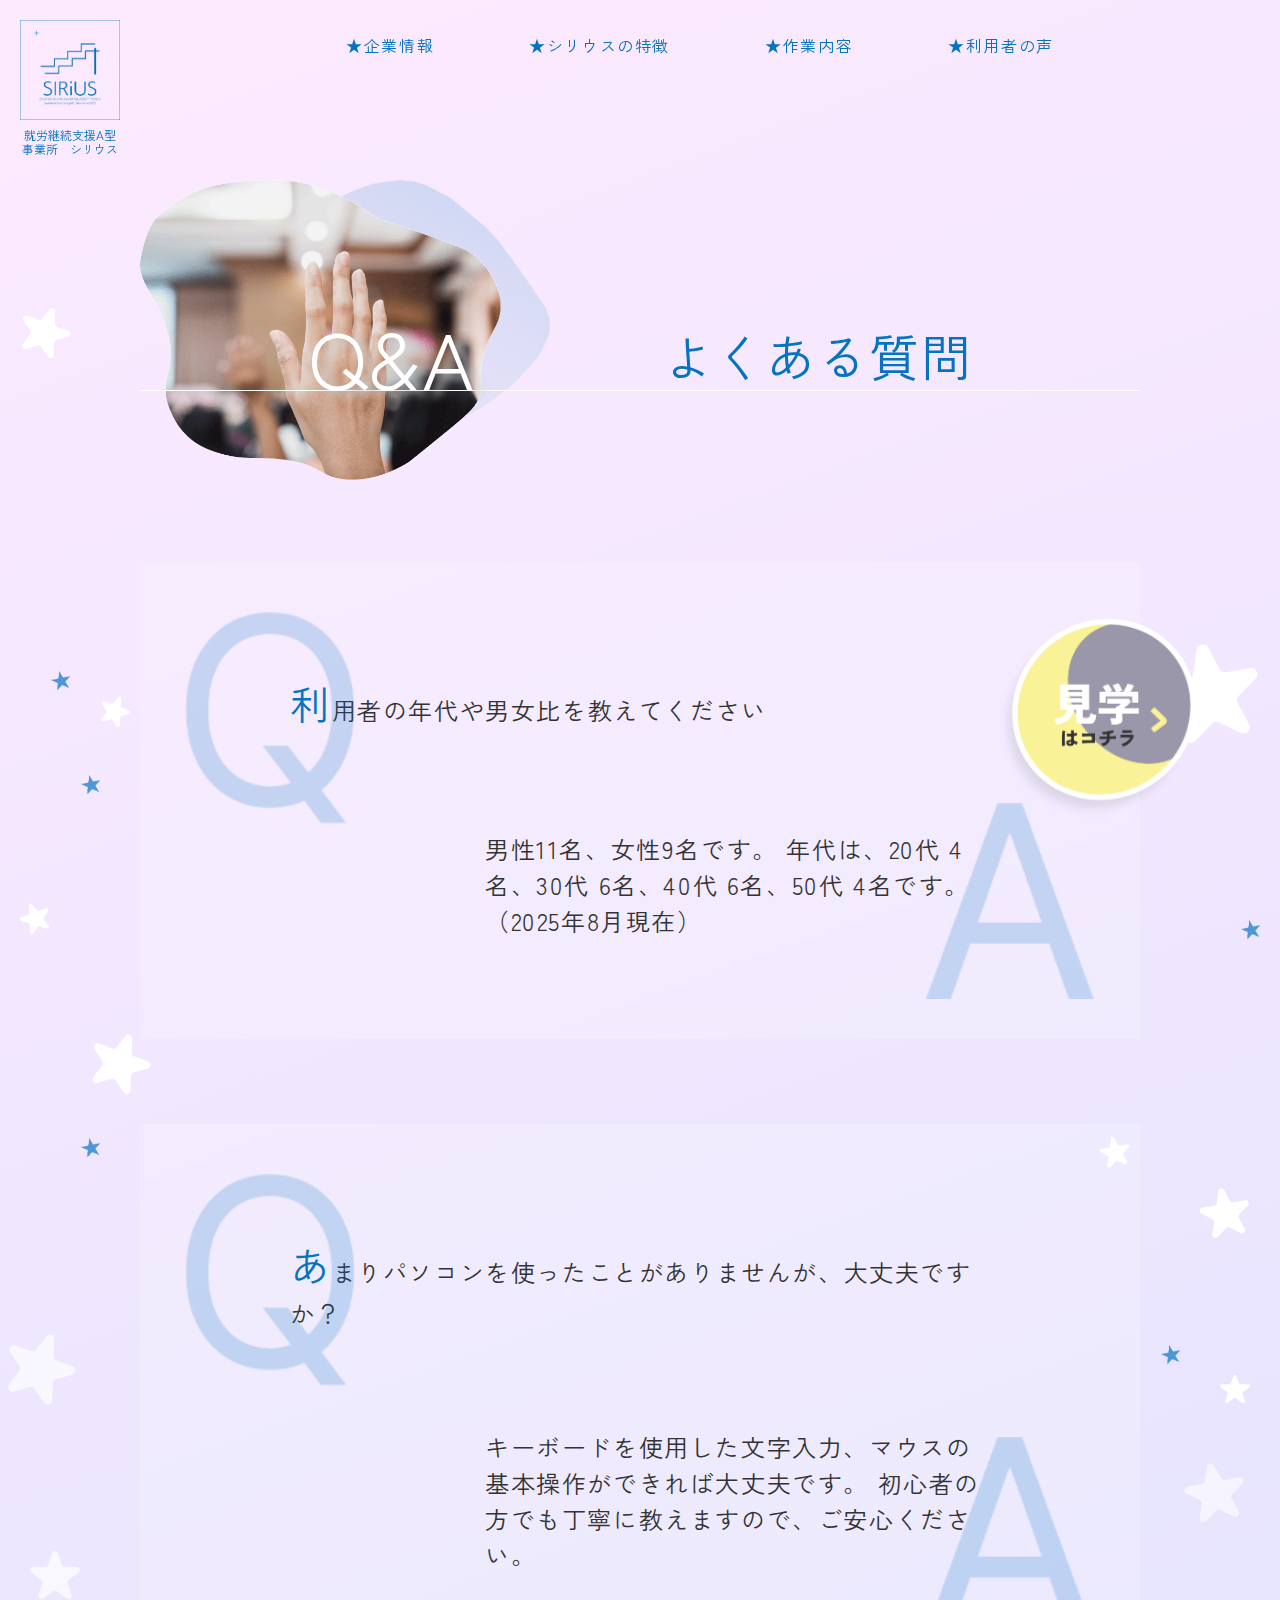
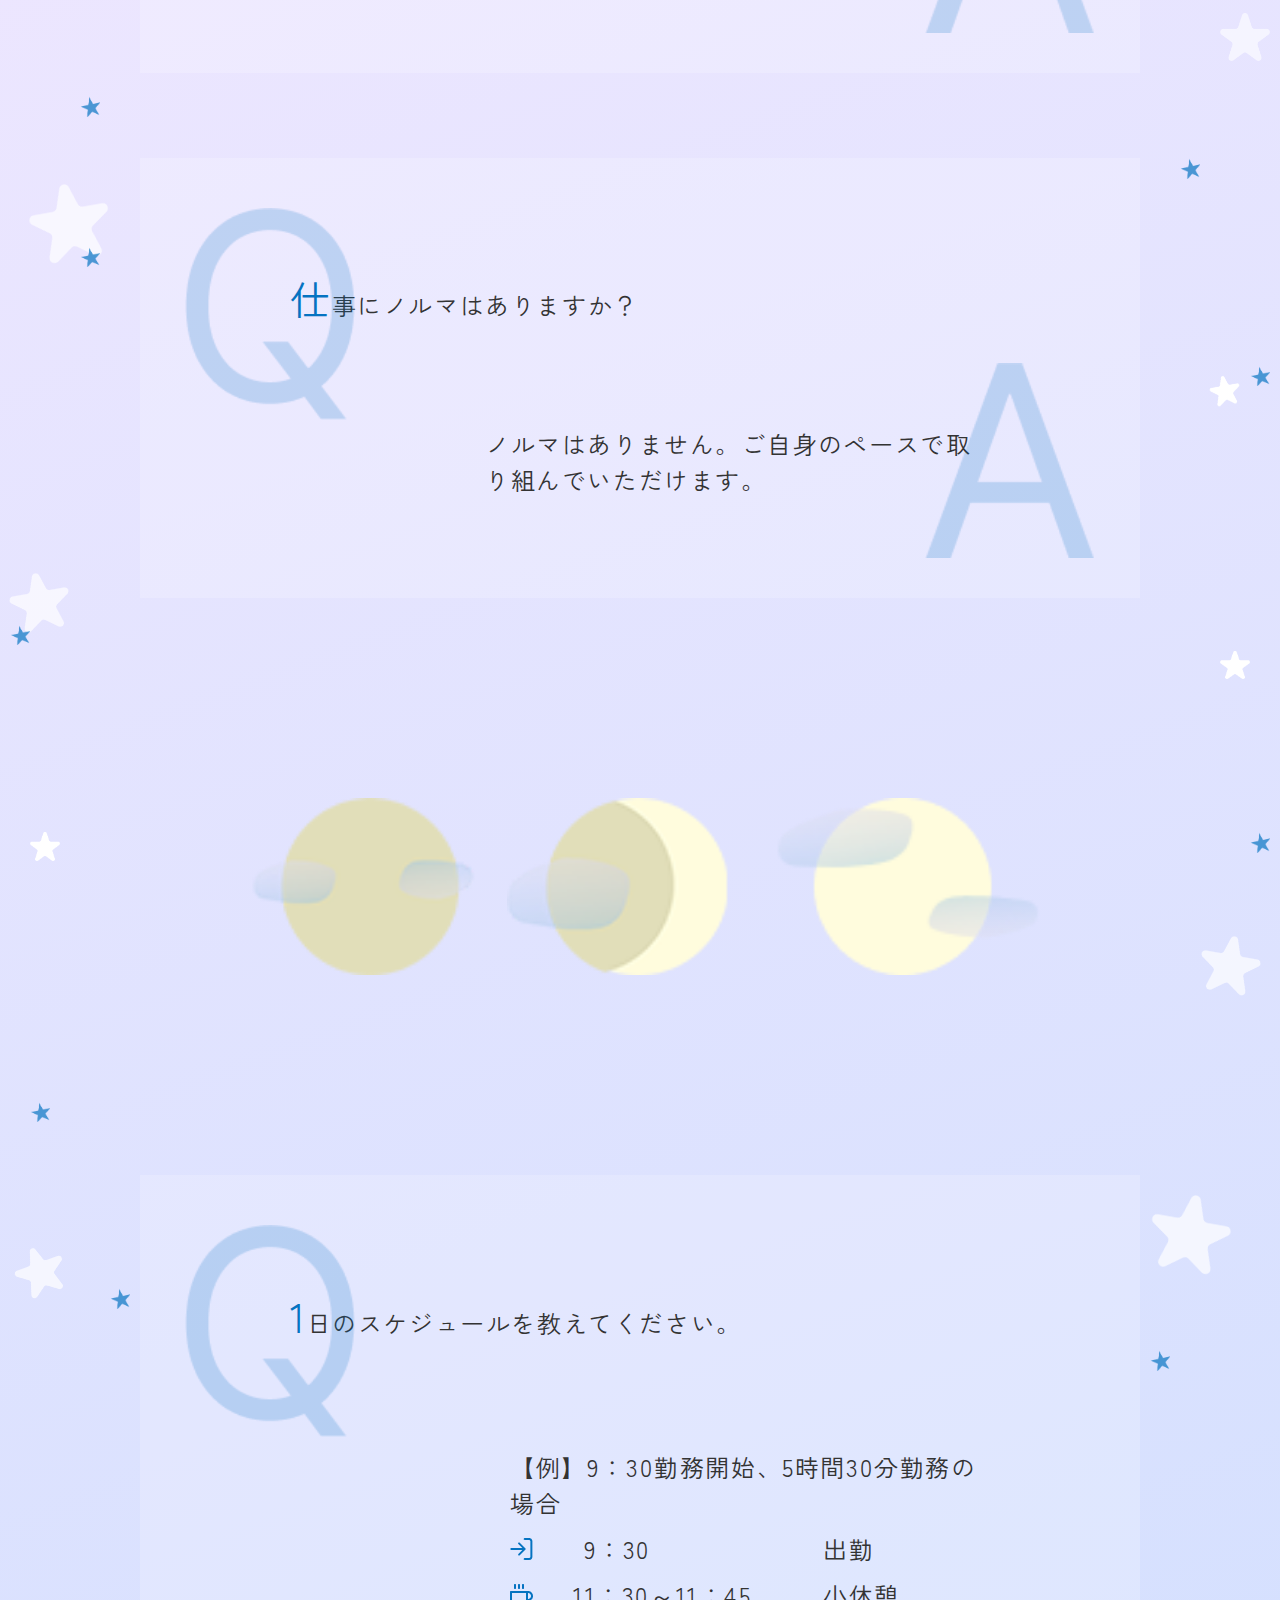
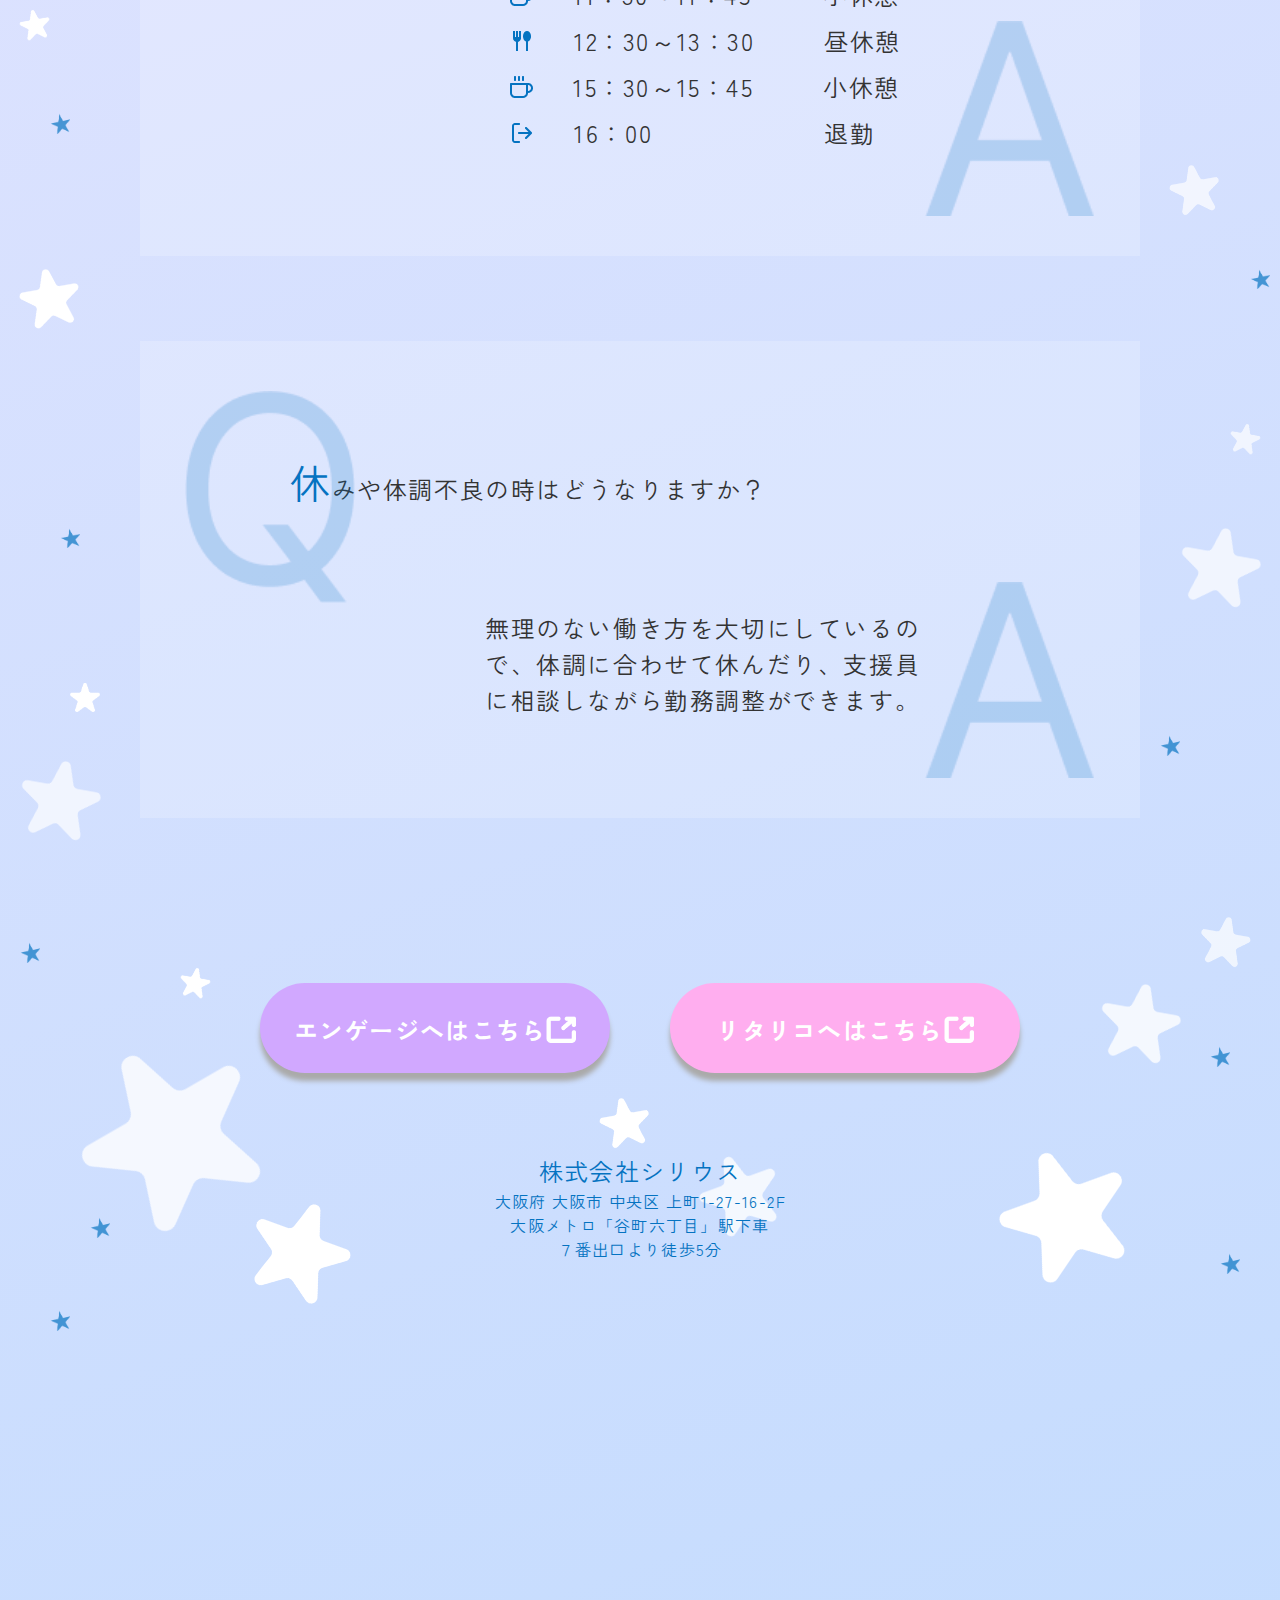
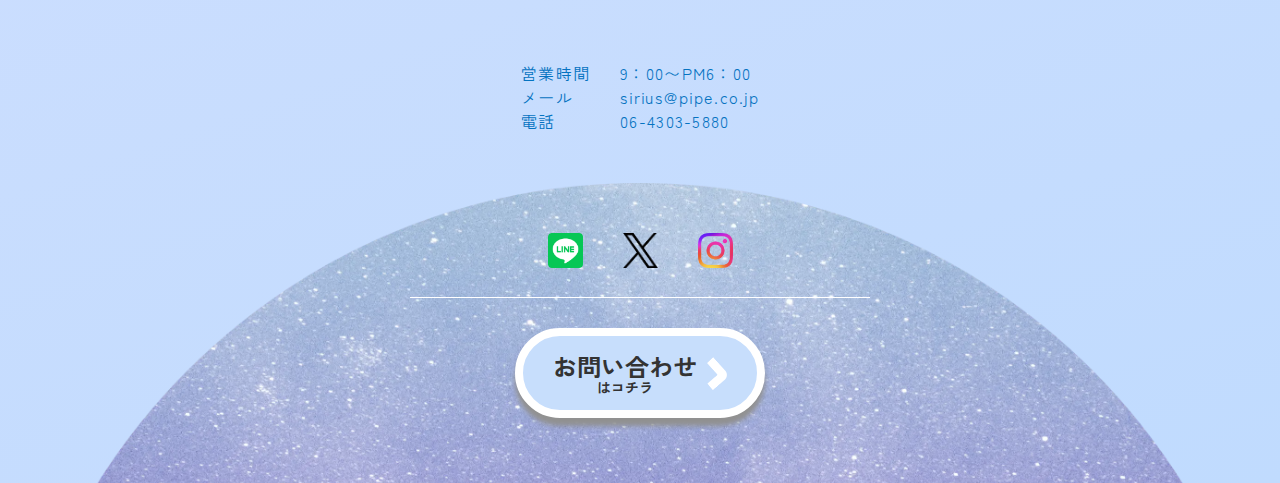
<file: question.html>
<head>
    <meta charset="UTF-8">
    <meta name="viewport" content="width=device-width, initial-scale=1.0">
    <link rel="stylesheet" href="./css/reset.css">
    <link rel="stylesheet" href="./css/question.css">
    <link rel="preconnect" href="https://fonts.googleapis.com">
    <link rel="preconnect" href="https://fonts.gstatic.com" crossorigin>
    <link href="https://fonts.googleapis.com/css2?family=Zen+Kaku+Gothic+New&display=swap" rel="stylesheet">
    <title>よくある質問 | 就労継続支援A型 在宅ワーク可 | シリウス</title>
</head>

<body id="question">
    <div id="container">
        <div class="star s01"><img src="./img/star.png" alt="星"></div>
        <div class="star s02"><img src="./img/star.png" alt="星"></div>
        <div class="star s03"><img src="./img/star.png" alt="星"></div>
        <div class="star s04"><img src="./img/star.png" alt="星"></div>
        <div class="star s05"><img src="./img/star.png" alt="星"></div>
        <div class="star s06"><img src="./img/star.png" alt="星"></div>
        <div class="star s07"><img src="./img/star.png" alt="星"></div>
        <div class="star s08"><img src="./img/star.png" alt="星"></div>
        <div class="star s09"><img src="./img/star.png" alt="星"></div>
        <div class="star s10"><img src="./img/star.png" alt="星"></div>
        <div class="star s11"><img src="./img/star.png" alt="星"></div>
        <div class="star s12"><img src="./img/star.png" alt="星"></div>
        <div class="star s13"><img src="./img/star.png" alt="星"></div>
        <div class="star s14"><img src="./img/star.png" alt="星"></div>
        <div class="star s15"><img src="./img/star.png" alt="星"></div>
        <div class="star s16"><img src="./img/star.png" alt="星"></div>
        <div class="star s17"><img src="./img/star.png" alt="星"></div>
        <div class="star s18"><img src="./img/star.png" alt="星"></div>
        <div class="star s19"><img src="./img/star.png" alt="星"></div>
        <div class="star s20"><img src="./img/star.png" alt="星"></div>
        <div class="star s21"><img src="./img/star.png" alt="星"></div>
        <div class="star s22"><img src="./img/star.png" alt="星"></div>
        <div class="star s23"><img src="./img/star.png" alt="星"></div>
        <div class="star s24"><img src="./img/star.png" alt="星"></div>
        <div class="star s25"><img src="./img/star.png" alt="星"></div>
        <div class="star s26"><img src="./img/star.png" alt="星"></div>
        <div class="star s27"><img src="./img/star.png" alt="星"></div>
        <div class="star s28"><img src="./img/star.png" alt="星"></div>
        <div class="star s29"><img src="./img/star.png" alt="星"></div>
        <div class="star s30"><img src="./img/star.png" alt="星"></div>
        <div class="star s31"><img src="./img/star.png" alt="星"></div>
        <div class="star s32"><img src="./img/star.png" alt="星"></div>
        <div class="star s33"><img src="./img/star.png" alt="星"></div>
        <div class="star s34"><img src="./img/star.png" alt="星"></div>
        <div class="star s35"><img src="./img/star.png" alt="星"></div>
        <div class="starBlue sb01"><img src="./img/starBlue.png" alt=""></div>
        <div class="starBlue sb02"><img src="./img/starBlue.png" alt=""></div>
        <div class="starBlue sb03"><img src="./img/starBlue.png" alt=""></div>
        <div class="starBlue sb04"><img src="./img/starBlue.png" alt=""></div>
        <div class="starBlue sb05"><img src="./img/starBlue.png" alt=""></div>
        <div class="starBlue sb06"><img src="./img/starBlue.png" alt=""></div>
        <div class="starBlue sb07"><img src="./img/starBlue.png" alt=""></div>
        <div class="starBlue sb08"><img src="./img/starBlue.png" alt=""></div>
        <div class="starBlue sb09"><img src="./img/starBlue.png" alt=""></div>
        <div class="starBlue sb10"><img src="./img/starBlue.png" alt=""></div>
        <div class="starBlue sb11"><img src="./img/starBlue.png" alt=""></div>
        <div class="starBlue sb12"><img src="./img/starBlue.png" alt=""></div>
        <div class="starBlue sb13"><img src="./img/starBlue.png" alt=""></div>
        <div class="starBlue sb14"><img src="./img/starBlue.png" alt=""></div>
        <div class="starBlue sb15"><img src="./img/starBlue.png" alt=""></div>
        <div class="starBlue sb16"><img src="./img/starBlue.png" alt=""></div>
        <div class="starBlue sb17"><img src="./img/starBlue.png" alt=""></div>
        <div class="starBlue sb18"><img src="./img/starBlue.png" alt=""></div>
        <div class="starBlue sb19"><img src="./img/starBlue.png" alt=""></div>
        <div class="starBlue sb20"><img src="./img/starBlue.png" alt=""></div>
        <div class="starBlue sb21"><img src="./img/starBlue.png" alt=""></div>
        <div class="starBlue sb22"><img src="./img/starBlue.png" alt=""></div>
        <div class="starBlue sb23"><img src="./img/starBlue.png" alt=""></div>
        <div class="visitbtn">
            <a href="https://docs.google.com/forms/d/e/1FAIpQLScaVUVCL78tlt_6oqo8AnnG-zqljWpDyDw7f2PYn4FfrPae2w/viewform"
                target="_blank"><img src="./img/visitBtn.png" alt=""></a>
        </div>

        <header>
            <div id="header" class="header">
                <div class="logo">
                    <a href="./index.html">
                        <img src="./img/logo.png" alt="logo">
                        <p>就労継続支援A型<br>事業所　シリウス</p>
                    </a>
                </div>
                <div class="navGroup">
                    <nav id="nav">
                        <ul>
                            <li><a href="about.html">★企業情報</a></li>
                            <li><a href="index.html#value">★シリウスの特徴</a></li>
                            <li><a href="index.html#work">★作業内容</a></li>
                            <li><a href="index.html#voice">★利用者の声</a></li>
                            <li class="navSns">
                                <a href="https://line.me/R/ti/p/@843sblae?ts=08041219&oat_content=url" target="_blank">
                                    <img src="./img/sns_line_logo.png" alt="ライン">
                                </a>
                                <a href="https://x.com/info_a_sirius" target="_blank">
                                    <img src="./img/sns_X_logo-black.png" alt="X">
                                </a>
                                <a href="https://www.instagram.com/sirius_202507/" target="_blank">
                                    <img src="./img/sns_Instagram_logo.png" alt="インスタグラム"></a>
                            </li>
                        </ul>
                    </nav>
                    <div class="ham">
                        <span class="bar"></span>
                        <span class="bar"></span>
                        <span class="bar"></span>
                    </div>
                </div>
        </header>

        <main>
            <section>
                <div class="whiteLine"></div>
                <div class="blueShape"><img src="./img/titlleShape.png" alt=""></div>
                <div class="backGroundImg">
                    <h2>Q&A</h2>
                    <p class="h2p">よくある質問</p>
                </div>

                <div class="pcbox">
                    <div class="question">
                        <div class="kyu">
                            <h3 class="bigtext">
                                <span class="big">利</span>用者の年代や男女比を教えてください
                            </h3>
                        </div>
                        <!-- anser -->
                        <div class="answer">
                            <p>男性11名、女性9名です。
                                年代は、20代 4名、30代 6名、40代 6名、50代 4名です。
                                （2025年8月現在）
                            </p>
                        </div>
                        <img src="img/Q.png" alt="クエスチョンマーク" class="qu">
                        <img src="img/A.png" alt="アンサーマーク" class="an">
                    </div>
                </div>


                <div class="question">
                    <div class="kyu">
                        <h3 class="bigtext">
                            <span class="big">あ</span>まりパソコンを使ったことがありませんが、大丈夫ですか？
                        </h3>
                    </div>
                    <!-- anser -->
                    <div class="answer">
                        <p>キーボードを使用した文字入力、マウスの基本操作ができれば大丈夫です。
                            初心者の方でも丁寧に教えますので、ご安心ください。
                        </p>
                    </div>
                    <img src="img/Q.png" alt="クエスチョンマーク" class="qu">
                    <img src="img/A.png" alt="アンサーマーク" class="an">
                </div>


                <div class="question">
                    <div class="kyu">
                        <h3 class="bigtext">
                            <span class="big">仕</span>事にノルマはありますか？
                        </h3>
                    </div>
                    <!-- anser -->
                    <div class="answer">
                        <p>ノルマはありません。ご自身のペースで取り組んでいただけます。
                        </p>
                    </div>
                    <img src="img/Q.png" alt="クエスチョンマーク" class="qu">
                    <img src="img/A.png" alt="アンサーマーク" class="an">
                </div>


                <div class="moonLine">
                    <img src="img/question_shingetsu.png" alt="新月" class="moon">
                    <img src="img/question_jyougen.png" alt="上弦" class="moon">
                    <img src="img/question_mangetsu.png" alt="満月" class="moon">
                </div>



                <div class="question">
                    <div class="kyu">
                        <h3 class="bigtext">
                            <span class="big">1</span>日のスケジュールを教えてください。
                        </h3>
                    </div>
                    <!-- anser -->
                    <div class="answer">
                        <ol class="sukedule">
                            <li>【例】9：30勤務開始、5時間30分勤務の場合</li>
                            <li><img src="img/question_work.png" alt="出勤" class="mark"><span class="time"><span
                                        class="timea">9：30</span></span><span class="action">出勤</span>
                            </li>
                            <li><img src="img/question_break.png" alt="休憩" class="mark"><span
                                    class="time">11：30～11：45</span><span class="action">小休憩</span>
                            </li>
                            <li><img src="img/question_lunch.png" alt="お昼" class="mark"><span
                                    class="time">12：30～13：30</span><span class="action">昼休憩</span>
                            </li>
                            <li><img src="img/question_break.png" alt="休憩" class="mark"><span
                                    class="time">15：30～15：45</span><span class="action">小休憩</span>
                            </li>
                            <li><img src="img/question_leave.png" alt="退勤" class="mark"><span class="time"><span
                                        class="timeb">16：00</span></span><span class="action">退勤</span></li>
                        </ol>
                    </div>
                    <img src="img/Q.png" alt="クエスチョンマーク" class="qu">
                    <img src="img/A.png" alt="アンサーマーク" class="an">
                </div>



                <div class="question">
                    <div class="kyu">
                        <h3 class="bigtext">
                            <span class="big">休</span>みや体調不良の時はどうなりますか？
                        </h3>
                    </div>
                    <!-- anser -->
                    <div class="answer">
                        <p>無理のない働き方を大切にしているの<br>で、体調に合わせて休んだり、支援員<br>に相談しながら勤務調整ができます。
                        </p>
                    </div>
                    <img src="img/Q.png" alt="クエスチョンマーク" class="qu">
                    <img src="img/A.png" alt="アンサーマーク" class="an">
                </div>
            </section>
        </main>

        <footer>
            <div class="outLink">
                <p class="engBtn">
                    <a href="https://en-gage.net/a-sirius/work_11695336/?via_recruit_page=1" target="_blank"
                        rel="noreferrer noopener" draggable="false">エンゲージへはこちら<img src="./img/footer_linkBtn.png"
                            alt="リンクボタン">
                    </a>
                </p>
                <p class="litaBtn"><a href="https://snabi.jp/facility/29519" target="_blank" rel="noreferrer noopener"
                        draggable="false">リタリコへはこちら<img src="./img/footer_linkBtn.png" alt="リンクボタン"></a></p>
            </div>
            <p class="footerText"><span>株式会社シリウス</span><br>大阪府 大阪市 中央区 上町1-27-16-2F<br>大阪メトロ「谷町六丁目」駅下車<br>７番出口より徒歩5分
            </p>
            <div class="access">
                <iframe
                    src="https://www.google.com/maps/embed?pb=!1m18!1m12!1m3!1d6562.258322512653!2d135.52148449999999!3d34.6766895!2m3!1f0!2f0!3f0!3m2!1i1024!2i768!4f13.1!3m3!1m2!1s0x6000e735ea525749%3A0xde7c4faeee41ec74!2z44CSNTQwLTAwMDUg5aSn6Ziq5bqc5aSn6Ziq5biC5Lit5aSu5Yy65LiK55S677yR5LiB55uu77yS77yX4oiS77yR77yWIOe-jueZu-WIqeODk-ODqw!5e0!3m2!1sja!2sjp!4v1755744371679!5m2!1sja!2sjp"
                    width="100%" height="160" style="border:0;" allowfullscreen="" loading="lazy"
                    referrerpolicy="no-referrer-when-downgrade"></iframe>
            </div>
            <div class="source">
                <div class="left">
                    <p>営業時間</p>
                    <p>メール</p>
                    <p>電話</p>
                </div>
                <div class="right">
                    <p>9：00〜PM6：00</p>
                    <p>sirius@pipe.co.jp</p>
                    <p>06-4303-5880</p>
                </div>
            </div>
            <div class="footerEnd">
                <div class="footerWhiteLine"></div>
                <div class="sns">
                    <p><a href="https://line.me/R/ti/p/@843sblae?ts=08041219&oat_content=url" target="_blank"><img
                                src="./img/sns_line_logo.png" alt="line"></a></p>
                    <p><a href="https://x.com/info_a_sirius" target="_blank"><img src="./img/sns_X_logo-black.png"
                                alt="x"></a></p>
                    <p><a href="https://www.instagram.com/sirius_202507/" target="_blank"><img
                                src="./img/sns_Instagram_logo.png" alt="insta"></a>
                    </p>
                </div>
                <div class="contactBtn">
                    <a href="https://docs.google.com/forms/d/e/1FAIpQLScaVUVCL78tlt_6oqo8AnnG-zqljWpDyDw7f2PYn4FfrPae2w/viewform"
                        target="_blank">
                        <div class="contactBtnText">お問い合わせ<br>
                            <span>はコチラ</span>
                        </div>
                        <p><img src="./img/footer_rightarrow.png" alt="右矢印"></p>
                    </a>
                </div>
            </div>
            <div class="footerEndBg"></div>
        </footer>
    </div>
    <script src="./js/main.js"></script>
</body>
</file>
<file: css/style.css>
/* 共通 */
.zen-kaku-gothic-new-regular {
    font-family: "Zen Kaku Gothic New", sans-serif;
    font-weight: 400;
    font-style: normal;
}

html {
    scroll-behavior: smooth;
}

body {
    font-family: "Zen Kaku Gothic New", sans-serif;
    font-size: 14px;
    color: #333;
    width: 100%;
    background: linear-gradient(-20deg, #C0DBFE 0%, #FDEAFF 100%) no-repeat;
}

#container {
    margin: 0 auto;
    width: 100%;
    position: relative;
    /* .starの親ポジション */
}

/* 背景星ここから */
.star {
    width: 50px;
    position: absolute;
    transition: var(--de) ease-out;
}

.star img {
    animation: stars 5s infinite linear;
    animation-delay: 0;
}

.s01 {
    width: 50px;
    top: 4%;
    left: 20px;
    --de: 0.7s;
}

.s01 img {
    transform: rotate(20deg);
    animation-delay: 0;
}

.s02 {
    width: 100px;
    top: 10.5%;
    right: 20px;
    --de: 0.7s;
}

.s02 img {
    transform: rotate(-10deg);
    animation-delay: 0.5s;
}

.s03 {
    width: 30px;
    top: 11.5%;
    left: 100px;
    --de: 0.7s;
}

.s03 img {
    transform: rotate(20deg);
    animation-delay: 0.5s;
}


.s04 {
    width: 30px;
    top: 15.5%;
    left: 20px;
    --de: 0.7s;
}

.s04 img {
    transform: rotate(-20deg);
    animation-delay: 0.5s;
}

.s05 {
    width: 60px;
    top: 18%;
    left: 90px;
    --de: 0.7s;
}

.s05 img {
    transform: rotate(20deg);
    animation-delay: 1s;
}

.s06 {
    width: 30px;
    top: 20%;
    right: 150px;
    --de: 0.7s;
}

.s06 img {
    transform: rotate(-10deg);
    animation-delay: 1s;
}

.s07 {
    width: 50px;
    top: 21%;
    right: 30px;
    --de: 0.7s;
}

.s07 img {
    transform: rotate(-10deg);
    animation-delay: 1s;
}

.s08 {
    width: 70px;
    top: 23.8%;
    left: 5px;
    opacity: 0.7;
    --de: 0.7s;
}

.s08 img {
    transform: rotate(20deg);
    animation-delay: 1s;
}

.s09 {
    width: 30px;
    top: 24.6%;
    right: 30px;
    --de: 0.7s;
}

.s10 {
    width: 60px;
    top: 26.3%;
    right: 35px;
    opacity: 0.6;
    --de: 0.7s;
}

.s10 img {
    transform: rotate(-10deg);
    animation-delay: 1s;
}

.s11 {
    width: 50px;
    top: 28%;
    left: 30px;
    opacity: 0.7;
    --de: 0.7s;
}

.s12 {
    width: 50px;
    top: 29.2%;
    right: 10px;
    opacity: 0.6;
    --de: 0.7s;
}

.s13 {
    width: 80px;
    top: 32.5%;
    left: 30px;
    --de: 0.7s;
    opacity: 0.7;
}

.s13 img {
    transform: rotate(-10deg);
    animation-delay: 1s;
}

.s14 {
    width: 30px;
    top: 36.2%;
    right: 40px;
    --de: 0.7s;
}

.s14 img {
    transform: rotate(-10deg);
    animation-delay: 1s;
}

.s15 {
    width: 60px;
    top: 40%;
    left: 10px;
    --de: 0.7s;
    opacity: 0.7;
}

.s15 img {
    transform: rotate(-10deg);
    animation-delay: 1s;
}

.s16 {
    width: 30px;
    top: 41.5%;
    right: 30px;
    --de: 0.7s;
}

.s17 {
    width: 30px;
    top: 45%;
    left: 30px;
    --de: 0.7s;
}

.s18 {
    width: 60px;
    top: 47%;
    right: 20px;
    --de: 0.7s;
    opacity: 0.7;
}

.s18 img {
    transform: rotate(10deg);
    animation-delay: 1s;
}

.s19 {
    width: 50px;
    top: 53%;
    left: 15px;
    --de: 0.7s;
    opacity: 0.7;
}

.s19 img {
    transform: rotate(-20deg);
    animation-delay: 1s;
}

.s20 {
    width: 80px;
    top: 52%;
    right: 50px;
    --de: 0.7s;
    opacity: 0.7;
}

.s20 img {
    transform: rotate(10deg);
    animation-delay: 1s;
}

.s21 {
    width: 30px;
    top: 60%;
    left: 20px;
    --de: 0.7s;
}

.s21 img {
    transform: rotate(-10deg);
    animation-delay: 1s;
}

.s22 {
    width: 50px;
    top: 63%;
    right: 60px;
    opacity: 0.7;
    --de: 0.7s;
}

.s22 img {
    transform: rotate(-10deg);
    animation-delay: 1s;
}

.s23 {
    width: 60px;
    top: 65%;
    left: 20px;
    --de: 0.7s;
}

.s23 img {
    transform: rotate(-10deg);
    animation-delay: 1s;
}

.s24 {
    width: 30px;
    top: 68%;
    right: 20px;
    opacity: 0.7;
    --de: 0.7s;
}

.s24 img {
    transform: rotate(10deg);
    animation-delay: 1s;
}

.s25 {
    width: 80px;
    top: 70%;
    right: 20px;
    opacity: 0.7;
    --de: 0.7s;
}

.s25 img {
    transform: rotate(10deg);
    animation-delay: 1s;
}

.s26 {
    width: 30px;
    top: 73%;
    left: 70px;
    --de: 0.7s;
}

.s27 {
    width: 80px;
    top: 74.5%;
    left: 20px;
    opacity: 0.7;
    --de: 0.7s;
}

.s27 img {
    transform: rotate(10deg);
    animation-delay: 1s;
}

.s28 {
    width: 50px;
    top: 77.5%;
    right: 30px;
    opacity: 0.7;
    --de: 0.7s;
}

.s28 img {
    transform: rotate(10deg);
    animation-delay: 1s;
}

.s29 {
    width: 30px;
    top: 78.5%;
    left: 90px;
    --de: 0.7s;

}

.s29 img {
    transform: rotate(10deg);
    animation-delay: 1s;
}

.s30 {
    width: 90px;
    top: 80%;
    left: 10px;
    opacity: 0.8;
    --de: 0.7s;
}

.s30 img {
    transform: rotate(-30deg);
    animation-delay: 1s;
}

.s31 {
    width: 70px;
    top: 82%;
    right: 20px;
    opacity: 0.8;
    --de: 0.7s;
}

.s31 img {
    transform: rotate(10deg);
    animation-delay: 1s;
}

.s32 {
    width: 50px;
    top: 82.8%;
    left: 40px;
    --de: 0.7s;
}

.s32 img {
    transform: rotate(-10deg);
    animation-delay: 1s;
}

.s33 {
    width: 100px;
    top: 84%;
    left: 70px;
    --de: 0.7s;
}

.s33 img {
    transform: rotate(20deg);
    animation-delay: 1s;
}

.s34 {
    width: 50px;
    top: 83.1%;
    right: 100px;
    --de: 0.7s;
}

.s34 img {
    transform: rotate(-20deg);
    animation-delay: 1s;
}

.s35 {
    width: 120px;
    top: 84.3%;
    right: 60px;
    opacity: 0.8;
    --de: 0.7s;
}

.s35 img {
    transform: rotate(-20deg);
    animation-delay: 0.5s;
}

@keyframes stars {
    0% {
        transform: scale(1) rotate(0);
        opacity: 1;
    }

    50% {
        transform: scale(1.3) rotate(180deg);
        opacity: 0.5;
    }

    100% {
        transform: scale(1) rotate(360deg);
        opacity: 1;
    }
}

.starBlue {
    width: 20px;
    position: absolute;
}

.sb01 {
    top: 11%;
    left: 50px;
}

.sb02 {
    top: 13%;
    left: 80px;
}

.sb03 {
    top: 15.8%;
    right: 20px;
}

.sb04 {
    top: 20%;
    left: 80px;
}

.sb05 {
    top: 24%;
    right: 100px;
}

.sb06 {
    top: 30.8%;
    left: 80px;
}

.sb07 {
    top: 32%;
    right: 80px;
}

.sb08 {
    top: 33.7%;
    left: 80px;
}

.sb09 {
    top: 36%;
    right: 10px;
}

.sb10 {
    top: 41%;
    left: 10px;
}

.sb11 {
    top: 45%;
    right: 10px;
}

.sb12 {
    top: 50.2%;
    left: 30px;
}

.sb13 {
    top: 53.8%;
    left: 110px;
}

.sb14 {
    top: 55%;
    right: 110px;
}

.sb15 {
    top: 62%;
    left: 50px;
}

.sb16 {
    top: 65%;
    right: 10px;
}

.sb17 {
    top: 70%;
    left: 60px;
}

.sb18 {
    top: 74%;
    right: 100px;
}

.sb19 {
    top: 78%;
    left: 20px;
}

.sb20 {
    top: 80%;
    right: 50px;
}

.sb21 {
    top: 83.3%;
    left: 90px;
}

.sb22 {
    top: 84%;
    right: 40px;
}

.sb23 {
    top: 85.1%;
    left: 50px;
}

/* 星ここまで */


main {
    width: 100%;
    margin: 0 auto;
}

section {
    padding: 80px 10px;
    line-height: 1.5;
    letter-spacing: 0.1rem;
    margin: 0 auto;
}

img {
    width: 100%;
}

h1 {
    font-size: clamp(32px, 5vw, 70px);
    position: absolute;
    top: 40%;
    right: 10%;
    color: #0573C1;
    line-height: 1.5;
    letter-spacing: 0.2rem;
    font-weight: bold;
}

/* h1アニメーション */
h1.main-heading {
    text-transform: uppercase;
}

.main-heading-primary {
    display: block;
    letter-spacing: 1.5px;
    animation: moveInLeft 1s ease-out;
}

.main-heading-secondary {
    display: block;
    letter-spacing: 1.5;
    animation: moveInRight 1s ease-out;
}

@keyframes moveInLeft {
    0% {
        opacity: 0;
        transform: translateX(-150px);
    }

    80% {
        transform: translateX(10px);
    }

    100% {
        opacity: 1;
        transform: translate(0);
    }
}

@keyframes moveInRight {
    0% {
        opacity: 0;
        transform: translateX(150px);
    }

    80% {
        transform: translateX(-10px);
    }

    100% {
        opacity: 1;
        transform: translate(0);
    }
}

h2 {
    font-size: 56px;
    color: #fff;
    filter: drop-shadow(10px 5px 5px #ccc);
}

.h2p {
    font-size: 16px;
    color: #0573C1;
}

h3 {
    font-size: 24px;
    color: #0573C1;
}

/* タイトルの白線 */
section {
    position: relative;
}

.whiteLine {
    width: 100%;
    height: 1px;
    background-color: #fff;
    position: absolute;
    top: 228px;
    left: 0;
}


/* ヘッダー */
header {
    max-width: 430px;
}

#header {
    width: 100vw;
    display: flex;
    justify-content: space-between;
    padding: 20px 0px;
    position: fixed;
    top: 0;
    z-index: 100;
    transition: 1s ease-in;
}

#header.active {
    top: -100%;
}

header #nav {
    background-color: rgba(245, 246, 247, 0.9);
    position: fixed;
    top: 0;
    right: 0;
    height: 100vh;
    width: 61%;
    padding-left: 10%;
    display: flex;
    justify-content: left;
    align-items: center;
    transition: 0.3s;
    color: #0573C1;
    letter-spacing: 0.1rem;
    z-index: 200;
    transform: translateX(100%);
}

#nav li {
    margin-bottom: 50px;
    border-bottom: solid .8px #0573C1;
}

#nav .navSns {
    border-bottom: none;
    display: flex;
    gap: 20px;
}

#nav .navSns img {
    width: 30px;

}

#nav.active {
    transform: translateX(0);
}

.header .logo a {
    display: flex;
    align-items: top;
    gap: 0.5rem;
    font-size: 10px;
    color: #0573C1;
}

.header .logo a>img {
    width: 50px;
    margin-left: 10px;
}


/* ハンバーガーメニュー */
header .ham {
    width: 70px;
    height: 50px;
    background-color: #C0DBFE;
    border-radius: 40% 0 0 40%;
    position: relative;
    right: 0;
    transition: 0.3s;
}

.ham.active {
    position: fixed;
    top: 20px;
    right: 61%;
}

.ham .bar {
    display: block;
    width: 20px;
    height: 1px;
    background-color: #0573C1;
    border-radius: 10px;
    position: absolute;
    top: 50%;
    left: 50%;
    transform: translate(-50%, -50%);
    transition: 0.3s;
}

.ham .bar:nth-child(1) {
    transform: translate(-50%, calc(-50% - 10px));
}

.ham .bar:nth-child(3) {
    transform: translate(-50%, calc(-50% + 10px));
}

.ham.active .bar:nth-child(1) {
    transform: translate(-50%, -50%) rotate(45deg);
    transition: 0.2s;
}

.ham.active .bar:nth-child(3) {
    transform: translate(-50%, -50%) rotate(-45deg);
    transition: 0.2s;
}

.ham.active .bar:nth-child(2) {
    opacity: 0;
}


/* ファーストビュー */
#top .firstView {
    position: relative;
    margin: 0 auto;
}

#top .visitbtn {
    position: fixed;
    width: 150px;
    height: auto;
    right: 0;
    top: 180px;
    z-index: 100;
    animation: moveUpAndDown 3.5s infinite;
    cursor: pointer;
}

@keyframes moveUpAndDown {
    0% {
        transform: translateY(0);
    }

    50% {
        transform: translateY(-10px);
    }

    100% {
        transform: translateY(0);
    }
}


/* コンテンツ */
#top .contents {
    margin: 0 auto;
    text-align: center;
}

#top .contents>p,
h3 {
    margin-bottom: 50px;
}

#top .contents>p {
    color: #0573C1;
}

#top .blockGroup {
    display: flex;
    justify-content: space-evenly;
    flex-wrap: wrap;
    gap: 10px;
}

#top .block {
    position: relative;
    gap: 20px;
    flex-basis: calc(50% - 10px);
}

#top .block a {
    display: block;
}

#top .block img {
    aspect-ratio: 1 / 1;
    object-fit: cover;
    filter: contrast(30%) brightness(1.5);
    transition: 0.1s ease-in;
}

#top .block:hover img {
    filter: none;
}

#top .block .whiteBlock {
    background-color: #fff;
    width: 100%;
    height: 50px;
    position: absolute;
    top: 50%;
    left: 50%;
    transform: translate(-50%, -50%);
    display: flex;
    justify-content: center;
    align-items: center;
    z-index: 5;
    color: #0573C1;
}

/* バリュー */
.blueShape01 {
    /* relativeはsectionセレクタ */
    width: 250px;
    height: auto;
    position: absolute;
    top: 40px;
    left: -10px;
    z-index: -1;
}

.backGroundImg1 {
    background: url(../img/value_title.png) no-repeat right/contain;
    width: 100%;
    height: 200px;
    margin-bottom: 50px;
    display: flex;
    justify-content: space-evenly;
    align-items: center;
    gap: 20px;
    padding-top: 50px;
}

#top .circleGroup {
    display: flex;
    color: #fff;
    gap: 20px;
}

#top .circle {
    background-color: #0573C1;
    width: 30%;
    aspect-ratio: 1 / 1;
    border-radius: 50%;
    position: relative;
    text-align: center;
    margin-bottom: 50px;
}

#top .circle p {
    position: absolute;
    top: 50%;
    left: 50%;
    transform: translate(-50%, -50%);
    width: 90%;
}

#top .more {
    text-align: center;
}

#top .more a {
    font-size: clamp(10px, 2vw, 16px);
    border-bottom: solid 1px #0573C1;
    color: #0573C1;
}


/* ワーク */
#top .blueShape02 {
    /* relativeはsectionセレクタ */
    width: 250px;
    height: auto;
    position: absolute;
    top: 40px;
    right: 0px;
    z-index: -1;
}

#top .backGroundImg2 {
    background: url(../img/work_title.png) no-repeat left/contain;
    width: 100%;
    height: 200px;
    margin-bottom: 50px;
    display: flex;
    justify-content: space-evenly;
    align-items: center;
    gap: 20px;
    padding-top: 50px;
}

#top .workText {
    text-align: center;
    color: #0573C1;
    margin-bottom: 50px;
}

#top .gridGroup {
    display: flex;
    justify-content: center;
    gap: 20px;
    margin-bottom: 30px;
}

#top .workTitlle {
    width: 60%;
    height: 70px;
    background-color: #fff;
    border-radius: 15px;
    font-size: 16px;
    font-weight: bold;
    text-align: center;
    padding: 15px 15px;
}

#top .workTitlle>p {
    font-size: 16px;
    color: #0573C1;
    line-height: 1.5;
}

#top .workTitlle>p>span {
    font-size: 8px;
    letter-spacing: 0;
}

#top .workIllust img {
    width: auto;
    height: 70px;
}

/* ボイス */
#top .blueShape03 {
    /* relativeはsectionセレクタ */
    width: 250px;
    height: auto;
    position: absolute;
    top: 40px;
    left: 40px;
    z-index: -1;
}

#top .backGroundImg3 {
    background: url(../img/voice_title.png) no-repeat right/contain;
    width: 100%;
    height: 200px;
    margin-bottom: 80px;
    display: flex;
    justify-content: space-evenly;
    align-items: center;
    gap: 20px;
    padding-top: 50px;
}

#top .voiceGroup {
    margin: 0 auto;
    margin-bottom: 80px;
    width: 80%;
}

#top .voiceStar {
    background-image: url(../img/voice_ster01R.png);
    background-size: 100%;
    width: 100%;
    height: auto;
}

#top .person {
    display: flex;
    justify-content: space-between;
}

#top .person img {
    width: 140px;
    height: auto
}

#top .personText {
    display: flex;
    align-items: center;
    font-size: 12px;
}

#top .voiceText>span {
    color: #887BC3;
    font-size: clamp(20px, 2vw, 24px);
}

.question {
    font-size: 10px;
    color: #0573C1;
    text-align: center;
}

.question a {
    border-bottom: 0.5px solid #0573C1;
}


/* フロー */
#top .flow {
    margin-bottom: 200px;
}

#top .star_bg {
    background: url(../img/h2Title_bg.png) no-repeat center/contain;
    background-size: contain;
    height: 200px;
    display: flex;
    justify-content: center;
    align-items: center;
    text-align: center;
}

#top .star_bg>h3 {
    margin-bottom: 0;
}

#top .moonSec {
    width: 100%;
}

#top .moonGroup {
    width: 100%;
    margin: 50px 0;
}

#top .moonBg01 {
    background-image: url(../img/moon01.png);
    background-repeat: no-repeat;
    background-size: 100%;
    width: 60%;
    aspect-ratio: 1 / 1;
    margin: 0 auto;
}

#top .moonBg02 {
    background-image: url(../img/moon02.png);
    background-repeat: no-repeat;
    background-size: 100%;
    width: 60%;
    aspect-ratio: 1 / 1;
    margin: 0 auto;
}

#top .moonBg03 {
    background-image: url(../img/moon03.png);
    background-repeat: no-repeat;
    background-size: 100%;
    width: 60%;
    aspect-ratio: 1 / 1;
    margin: 0 auto;
}

#top .moonBg04 {
    background-image: url(../img/moon04.png);
    background-repeat: no-repeat;
    background-size: 100%;
    width: 60%;
    aspect-ratio: 1 / 1;
    margin: 0 auto;
}

#top .moonBg05 {
    background-image: url(../img/moon05.png);
    background-repeat: no-repeat;
    background-size: 100%;
    width: 60%;
    aspect-ratio: 1 / 1;
    margin: 0 auto;
}

#top .moonDown {
    background: url(../img/moonDown.png);
    background-size: contain;
    background-position: center;
    background-repeat: no-repeat;
    width: 20px;
    height: 20px;
    margin: 0 auto;
}

#top .moon {
    margin: 0 auto;
    text-align: center;
    aspect-ratio: 1/1;
    position: relative;
    display: flex;
    justify-content: center;
    align-items: center;
    flex-direction: column;
}

#top .moonNumber {
    position: absolute;
    top: -10px;
    left: 0;
    font-size: 64px;
    text-align: left;
    background-image: linear-gradient(0deg, #B4ABDA 0%, #E6C2D5 100%);
    -webkit-background-clip: text;
    -moz-background-clip: text;
    background-clip: text;
    color: transparent
}

#top .moon>h3 {
    padding-bottom: 10px;
    border-bottom: 1px solid #333;
    margin-bottom: 20px;
}

#top .moon>p {
    width: 70%;
    line-height: 1.5;
    font-size: 10px;
}


/* フッター */
footer {
    width: 100%;
    position: relative;
}

.engBtn {
    background-color: #D1A8FF;
    width: 350px;
    border-radius: 60px;
    height: 90px;
    margin: 0 auto;
    text-align: center;
    display: flex;
    justify-content: center;
    align-items: center;
    box-shadow: 0 8px 5px #aaa;
    font-size: 24px;
    font-weight: bold;
    color: #fff;
    letter-spacing: 0.08rem;
}

.litaBtn {
    background-color: #FFAEEF;
    width: 350px;
    border-radius: 60px;
    height: 90px;
    margin: 0 auto;
    text-align: center;
    display: flex;
    justify-content: center;
    align-items: center;
    box-shadow: 0 8px 5px #aaa;
    font-size: 24px;
    font-weight: bold;
    color: #fff;
    letter-spacing: 0.08rem;
}

.engBtn,
.litaBtn {
    margin-bottom: 30px;
    transition: 0.3s ease-out;
}

.engBtn:hover,
.litaBtn:hover {
    box-shadow: none;
}

.engBtn a,
.litaBtn a {
    display: block;
    height: 90px;
    padding-top: 33px;
}

.outLink img {
    width: 30px;
}

.footerText {
    text-align: center;
    color: #0573C1;
    line-height: 1.5;
    letter-spacing: 0.08rem;
    margin: 50px 0;
}

.footerText>span {
    font-size: 24px;
}

.source {
    display: flex;
    justify-content: center;
    gap: 30px;
    color: #0573C1;
    line-height: 1.5;
    letter-spacing: 0.08rem;
    margin: 50px 0 50px;
}

.footerEnd {
    background: url(../img/footerEnd-2.webp) no-repeat center top /cover;
    width: 100%;
    height: 300px;
    padding: 50px 0;
    position: relative;
}

.sns {
    max-width: 230px;
    margin: 0 auto;
    display: flex;
    justify-content: center;
    gap: 40px;
    position: relative;
}

.sns img {
    width: 35px;
}

.sns::after {
    content: "";
    display: block;
    width: 200%;
    height: 1px;
    background-color: #fff;
    position: absolute;
    bottom: -30px;
    left: 50%;
    transform: translateX(-50%);
}

.contactBtn {
    margin-top: 60px;
}

.contactBtn a {
    background-color: #C7DEFC;
    border-radius: 60px;
    border: 8px solid #fff;
    max-width: 250px;
    height: 90px;
    display: flex;
    justify-content: center;
    gap: 10px;
    align-items: center;
    margin: 0 auto;
    font-size: 24px;
    font-weight: bold;
    text-align: center;
    box-shadow: 0 8px 5px #919191;
    transition: 0.3s ease-in;
}

.contactBtn a:hover {
    box-shadow: none;
}

.contactBtnText>span {
    font-size: 14px;
}

.contactBtn img {
    width: 20px;
}




@media screen and (min-width: 431px) {

    /* 共通 */
    body {
        font-size: 16px;
    }

    section {
        max-width: 1000px;
    }

    h2 {
        font-size: 80px;
    }

    .h2p {
        font-size: 50px;
    }

    /* タイトルの白線 */
    .whiteLine {
        top: 265px;
    }


    /* ヘッダー */
    .header {
        /* max-width: 1000px; */
        margin: 0 auto;
    }

    .logo {
        margin-left: 20px;
    }

    .header .logo a {
        display: block;
        font-size: 10px;
    }

    .header .logo a>img {
        width: 100px;
        margin-left: 0px;
        margin-bottom: 8px;
    }

    .header .logo a p {
        font-size: 12px;
        text-align: center;
    }

    header .navGroup {
        width: 100%;
        display: flex;
    }

    header #nav {
        background-color: transparent;
        position: static;
        height: 50px;
        padding-top: 0;
        padding-left: 0;
        margin: 0 auto;
        transform: none;
    }

    header #nav ul {
        width: 100%;
        display: flex;
        justify-content: space-between;
        align-items: center;
        gap: 20px;
    }

    #nav li {
        margin-bottom: 0;
        border-bottom: none;
    }

    #nav .navSns {
        display: none;
    }

    header .ham {
        display: none;
    }


    /* ファーストビュー */
    #top .visitbtn {
        right: 4vw;
        top: 65vh;
        width: 250px;
    }


    /* コンテンツ */
    .contents {
        display: flex;
        justify-content: center;
        gap: 50px;
        padding-top: 100px;
    }

    #top .block {
        flex-basis: calc(25% - 20px);
    }

    #top .blockGroup {
        gap: 20px;
    }

    /* バリュー */
    #top .blueShape01 {
        /* relativeはsectionセレクタ */
        width: 400px;
        height: auto;
        position: absolute;
        left: 40%;
    }

    #top .backGroundImg1 {
        background: url(../img/value_title.png) no-repeat right/contain;
        width: 100%;
        height: 250px;
        margin-bottom: 50px;
        display: flex;
        justify-content: space-around;
        align-items: center;
        gap: 20px;
        padding-top: 50px;
    }

    #top .circleGroup {
        margin-top: 150px;
        gap: 50px;
        justify-content: center;
        margin-bottom: 50px;
    }

    #top .circle {
        width: 20%;
        margin-bottom: 50px;
    }

    /* ワーク */
    #top .blueShape02 {
        /* relativeはsectionセレクタ */
        width: 400px;
        height: auto;
        position: absolute;
        right: 40%;
    }

    #top .backGroundImg2 {
        background: url(../img/work_title.png) no-repeat left/contain;
        width: 100%;
        height: 250px;
        margin-bottom: 0px;
        display: flex;
        justify-content: space-around;
        align-items: center;
        gap: 0px;
        padding-top: 50px;
    }

    #top .workText {
        margin-top: 150px;
        margin-bottom: 150px;
        font-size: 24px;
    }

    #top .gridGroup {
        margin-bottom: 80px;
    }

    #top .workTitlle {
        height: 120px;
        font-size: 16px;
    }

    #top .workTitlle>p {
        font-size: 30px;
    }

    #top .workTitlle>p>span {
        font-size: 16px;
    }

    #top .workIllust img {
        width: auto;
        height: 100px;
    }

    /* ボイス */
    #voice {
        padding-bottom: 150px;
    }

    #top .blueShape03 {
        /* relativeはsectionセレクタ */
        width: 400px;
        height: auto;
        position: absolute;
        left: 40%;
    }

    #top .backGroundImg3 {
        background: url(../img/voice_title.png) no-repeat right/contain;
        width: 100%;
        height: 250px;
        margin-bottom: 80px;
        display: flex;
        justify-content: space-evenly;
        align-items: center;
    }

    .voiceBox {
        display: flex;
        justify-content: space-around;
        gap: 30px;
        margin-bottom: 50px;
    }

    .question {
        font-size: 14px;
    }

    /* フロー */
    #top .flow {
        margin-bottom: 300px;
    }

    #top .star_bg {
        height: 300px;
        background-size: contain;
    }

    #top .moonGroup {
        display: none;
    }

    #top .moonDown {
        display: none;
    }

    #top .moonSec {
        background: url(../img/flow.webp) no-repeat center/contain;
        background-size: contain;
        width: 100%;
        height: 800px;
    }

    /* フッター */
    .outLink {
        display: flex;
        justify-content: center;
        position: relative;
        z-index: 50;
        max-width: 1000px;
        margin: 0 auto;
    }

    .engBtn {
        margin-right: 30px;
    }

    .litaBtn {
        margin-left: 30px;
    }

    .access {
        margin: 0 auto;
        max-width: 1000px;
    }

    iframe {
        height: 300px;
    }

}


@media screen and (min-width: 700px) {
    .s29 {
        left: 180px;
    }

    .s30 {
        width: 180px;
        top: 80%;
        left: 80px;
    }

    .s31 {
        width: 80px;
        top: 78.8%;
        right: 100px;
    }

    .s32 {
        top: 81%;
        left: 600px;
    }

    .s33 {
        width: 100px;
        top: 83%;
        left: 250px;
    }

    .s34 {
        width: 130px;
        top: 82%;
        right: 150px;
    }

    .s35 {
        width: 80px;
        top: 82.1%;
        right: 500px;
    }

}


@media screen and (min-width: 1300px) {

    #nav li {
        font-size: 20px;
    }

    /* 星 */
    .s01 {
        width: 80px;
        top: 14%;
        left: 120px;
    }

    .s02 {
        width: 150px;
        top: 13%;
        right: 20px;
    }

    .s04 {
        width: 30px;
        left: 50px;
    }

    .s05 {
        top: 20%;
        width: 60px;
        left: 250px;
    }

    .s06 {
        width: 30px;
        right: 150px;
    }

    .s07 {
        width: 80px;
        right: 300px;
    }

    .s08 {
        top: 24%;
        width: 170px;
        left: 50px;
    }

    .s09 {
        right: 230px;
    }

    .s11 {
        left: 330px;
    }

    .s12 {
        right: 350px;
    }

    .s13 {
        width: 120px;
        left: 200px;
    }

    .s14 {
        width: 60px;
        right: 80px;
    }

    .s15 {
        width: 80px;
        left: 200px;
    }

    .s16 {
        width: 50px;
        right: 330px;
    }

    .s17 {
        left: 330px;
    }

    .s18 {
        width: 130px;
        top: 47%;
        right: 180px;
    }

    .s19 {
        left: 180px;
    }

    .s21 {
        left: 220px;
    }

    .s22 {
        width: 80px;
        right: 250px;
    }

    .s23 {
        left: 120px;
    }

    .s24 {
        right: 50px;
    }

    .s25 {
        width: 80px;
        right: 120px;
    }

    .s26 {
        left: 300px;
    }

    .s27 {
        left: 100px;
    }

    .s28 {
        top: 75%;
        width: 50px;
        right: 250px;
    }

    .s29 {
        left: 200px;
    }

    .s30 {
        width: 180px;
        top: 80%;
        left: 250px;
    }

    .s31 {
        width: 80px;
        top: 78.8%;
        right: 100px;
    }

    .s32 {
        top: 83%;
        left: 500px;
    }

    .s33 {
        width: 100px;
        top: 84%;
        left: 200px;
    }

    .s34 {
        width: 130px;
        top: 82%;
        right: 250px;
    }

    .s35 {
        width: 80px;
        top: 83%;
        right: 500px;
    }

}
</file>
<file: css/about.css>
/* 共通 */
.zen-kaku-gothic-new-regular {
    font-family: "Zen Kaku Gothic New", sans-serif;
    font-weight: 400;
    font-style: normal;
}

body {
    width: 100%;
    background: linear-gradient(-20deg, #C0DBFE 0%, #FDEAFF 100%) no-repeat;
}

#container {
    width: 100%;
    font-size: 14px;
    color: #333;
    margin: 0 auto;
    position: relative;
    /* .starの親ポジション */
    overflow: hidden;
}

/* 背景星ここから */
.star {
    width: 50px;
    position: absolute;
}

.star img {
    animation: stars 5s infinite linear;
    animation-delay: 0;
}

.s01 {
    width: 50px;
    top: 3%;
    left: 20px;
}

.s01 img {
    transform: rotate(20deg);
    animation-delay: 0;
}

.s02 {
    width: 100px;
    top: 10%;
    right: 20px;
}

.s02 img {
    transform: rotate(-10deg);
    animation-delay: 0.5s;
}

.s03 {
    width: 30px;
    top: 12.5%;
    left: 100px;
}

.s03 img {
    transform: rotate(20deg);
    animation-delay: 0.5s;
}


.s04 {
    width: 30px;
    top: 15.2%;
    left: 20px;
}

.s04 img {
    transform: rotate(-20deg);
    animation-delay: 0.5s;
}

.s05 {
    width: 60px;
    top: 18%;
    right: 20px;
}

.s05 img {
    transform: rotate(20deg);
    animation-delay: 1s;
}

.s06 {
    width: 30px;
    top: 20%;
    right: 150px;
}

.s06 img {
    transform: rotate(-10deg);
    animation-delay: 1s;
}

.s07 {
    width: 50px;
    top: 21%;
    right: 30px;
}

.s07 img {
    transform: rotate(-10deg);
    animation-delay: 1s;
}

.s08 {
    width: 70px;
    top: 23.8%;
    left: 5px;
    opacity: 0.7;
}

.s08 img {
    transform: rotate(20deg);
    animation-delay: 1s;
}

.s09 {
    width: 30px;
    top: 24.6%;
    right: 30px;
}

.s10 {
    width: 60px;
    top: 26.3%;
    right: 35px;
    opacity: 0.6;
}

.s10 img {
    transform: rotate(-10deg);
    animation-delay: 1s;
}

.s11 {
    width: 50px;
    top: 27.8%;
    left: 30px;
    opacity: 0.7;
}

.s12 {
    width: 30px;
    top: 30%;
    right: 100px;
    opacity: 0.6;
}

.s13 {
    width: 80px;
    top: 33%;
    left: 30px;
    opacity: 0.7;
}

.s13 img {
    transform: rotate(-10deg);
    animation-delay: 1s;
}

.s14 {
    width: 30px;
    top: 37%;
    right: 40px;
}

.s14 img {
    transform: rotate(-10deg);
    animation-delay: 1s;
}

.s15 {
    width: 60px;
    top: 39.5%;
    left: 10px;
    opacity: 0.7;
}

.s15 img {
    transform: rotate(-10deg);
    animation-delay: 1s;
}

.s16 {
    width: 30px;
    top: 41.5%;
    right: 30px;
    --de: 0.7s;
}

.s17 {
    width: 30px;
    top: 45%;
    left: 30px;
    --de: 0.7s;
}

.s18 {
    width: 60px;
    top: 46%;
    right: 20px;
    --de: 0.7s;
    opacity: 0.7;
}

.s18 img {
    transform: rotate(10deg);
    animation-delay: 1s;
}

.s19 {
    width: 50px;
    top: 51%;
    left: 30px;
    --de: 0.7s;
    opacity: 0.7;
}

.s19 img {
    transform: rotate(-20deg);
    animation-delay: 1s;
}

.s20 {
    width: 80px;
    top: 53%;
    right: 20px;
    --de: 0.7s;
    opacity: 0.7;
}

.s20 img {
    transform: rotate(10deg);
    animation-delay: 1s;
}

.s21 {
    width: 30px;
    top: 59%;
    left: 40px;
    --de: 0.7s;
}

.s21 img {
    transform: rotate(-10deg);
    animation-delay: 1s;
}

.s22 {
    width: 50px;
    top: 61.5%;
    right: 50px;
    opacity: 0.7;
    --de: 0.7s;
}

.s22 img {
    transform: rotate(-10deg);
    animation-delay: 1s;
}

.s23 {
    width: 60px;
    top: 64.5%;
    left: 20px;
    --de: 0.7s;
}

.s23 img {
    transform: rotate(-10deg);
    animation-delay: 1s;
}

.s24 {
    width: 30px;
    top: 68%;
    right: 30px;
    opacity: 0.7;
    --de: 0.7s;
}

.s24 img {
    transform: rotate(10deg);
    animation-delay: 1s;
}

.s25 {
    width: 80px;
    top: 71%;
    right: 50px;
    opacity: 0.7;
    --de: 0.7s;
}

.s25 img {
    transform: rotate(10deg);
    animation-delay: 1s;
}

.s26 {
    width: 30px;
    top: 73.2%;
    left: 70px;
    --de: 0.7s;
}

.s27 {
    width: 80px;
    top: 74.5%;
    left: 20px;
    opacity: 0.7;
    --de: 0.7s;
}

.s27 img {
    transform: rotate(10deg);
    animation-delay: 1s;
}

.s28 {
    width: 50px;
    top: 78.5%;
    right: 30px;
    opacity: 0.7;
    --de: 0.7s;
}

.s28 img {
    transform: rotate(10deg);
    animation-delay: 1s;
}

.s29 {
    width: 30px;
    top: 78.8%;
    left: 90px;
    --de: 0.7s;

}

.s29 img {
    transform: rotate(10deg);
    animation-delay: 1s;
}

.s30 {
    width: 90px;
    top: 81%;
    left: 10px;
    opacity: 0.8;
    --de: 0.7s;
}

.s30 img {
    transform: rotate(-30deg);
    animation-delay: 1s;
}

.s31 {
    width: 70px;
    top: 82.2%;
    right: 20px;
    opacity: 0.8;
    --de: 0.7s;
}

.s31 img {
    transform: rotate(10deg);
    animation-delay: 1s;
}

.s32 {
    width: 50px;
    top: 84.8%;
    left: 20px;
    --de: 0.7s;
}

.s32 img {
    transform: rotate(-10deg);
    animation-delay: 1s;
}

.s33 {
    width: 100px;
    top: 87.5%;
    left: 50px;
    --de: 0.7s;
}

.s33 img {
    transform: rotate(20deg);
    animation-delay: 1s;
}

.s34 {
    width: 30px;
    top: 88.8%;
    right: 150px;
    --de: 0.7s;
}

.s34 img {
    transform: rotate(-20deg);
    animation-delay: 1s;
}

.s35 {
    width: 120px;
    top: 87.5%;
    right: 10px;
    opacity: 0.8;
    --de: 0.7s;
}

.s35 img {
    transform: rotate(-20deg);
    animation-delay: 0.5s;
}

@keyframes stars {
    0% {
        transform: scale(1) rotate(0);
        opacity: 1;
    }

    50% {
        transform: scale(1.3) rotate(180deg);
        opacity: 0.5;
    }

    100% {
        transform: scale(1) rotate(360deg);
        opacity: 1;
    }
}

.starBlue {
    width: 20px;
    position: absolute;
}

.sb01 {
    top: 11%;
    left: 50px;
}

.sb02 {
    top: 13%;
    left: 80px;
}

.sb03 {
    top: 15.8%;
    right: 20px;
}

.sb04 {
    top: 20%;
    left: 80px;
}

.sb05 {
    top: 24%;
    right: 100px;
}

.sb06 {
    top: 30.8%;
    left: 80px;
}

.sb07 {
    top: 32%;
    right: 80px;
}

.sb08 {
    top: 33.7%;
    left: 80px;
}

.sb09 {
    top: 36%;
    right: 10px;
}

.sb10 {
    top: 41%;
    left: 10px;
}

.sb11 {
    top: 45%;
    right: 10px;
}

.sb12 {
    top: 50.2%;
    left: 30px;
}

.sb13 {
    top: 53.8%;
    left: 110px;
}

.sb14 {
    top: 55%;
    right: 110px;
}

.sb15 {
    top: 62%;
    left: 50px;
}

.sb16 {
    top: 65%;
    right: 10px;
}

.sb17 {
    top: 70%;
    left: 60px;
}

.sb18 {
    top: 74%;
    right: 100px;
}

.sb19 {
    top: 78%;
    left: 20px;
}

.sb20 {
    top: 80%;
    right: 50px;
}

.sb21 {
    top: 83.3%;
    left: 90px;
}

.sb22 {
    top: 84%;
    right: 40px;
}

.sb23 {
    top: 85.1%;
    left: 50px;
}

/* 星ここまで */


main {
    width: 100%;
    margin: 0 auto;
}

section {
    padding: 80px 10px;
    line-height: 1.5;
    letter-spacing: 0.1rem;
    margin: 0 auto;
}

img {
    width: 100%;
}

h2 {
    font-size: 56px;
    color: #fff;
    filter: drop-shadow(10px 5px 5px #ccc);
}

.h2p {
    font-size: 16px;
    color: #0573C1;
}

h3 {
    font-size: 24px;
    color: #0573C1;
}

/* タイトルの白線 */
section {
    position: relative;
    max-width: 430px;
    margin: 0 auto;
}

.whiteLine {
    width: 100%;
    height: 1px;
    background-color: #fff;
    position: absolute;
    top: 202px;
    left: 0;
}


/* ヘッダー */
header {
    max-width: 430px;
}

#header {
    width: 100vw;
    display: flex;
    justify-content: space-between;
    padding: 20px 0px;
    position: fixed;
    top: 0;
    z-index: 100;
    transition: 1s ease-in;
}

#header.active {
    top: -100%;
}

header #nav {
    background-color: rgba(245, 246, 247, 0.9);
    position: fixed;
    top: 0;
    right: 0;
    height: 100vh;
    width: 61%;
    padding-left: 10%;
    display: flex;
    justify-content: left;
    align-items: center;
    transition: 0.3s;
    color: #0573C1;
    letter-spacing: 0.1rem;
    z-index: 200;
    transform: translateX(100%);
}

#nav li {
    margin-bottom: 50px;
    border-bottom: solid .8px #0573C1;
}

#nav .navSns {
    border-bottom: none;
    display: flex;
    gap: 20px;
}

#nav .navSns img {
    width: 30px;

}

#nav.active {
    transform: translateX(0);
}

.header .logo a {
    display: flex;
    align-items: top;
    gap: 0.5rem;
    font-size: 10px;
    color: #0573C1;
}

.header .logo a>img {
    width: 50px;
    margin-left: 10px;
}


/* ハンバーガーメニュー */
header .ham {
    width: 70px;
    height: 50px;
    background-color: #C0DBFE;
    border-radius: 40% 0 0 40%;
    position: relative;
    right: 0;
    transition: 0.3s;
}

.ham.active {
    position: fixed;
    top: 20px;
    right: 61%;
}

.ham .bar {
    display: block;
    width: 20px;
    height: 1px;
    background-color: #0573C1;
    border-radius: 10px;
    position: absolute;
    top: 50%;
    left: 50%;
    transform: translate(-50%, -50%);
    transition: 0.3s;
}

.ham .bar:nth-child(1) {
    transform: translate(-50%, calc(-50% - 10px));
}

.ham .bar:nth-child(3) {
    transform: translate(-50%, calc(-50% + 10px));
}

.ham.active .bar:nth-child(1) {
    transform: translate(-50%, -50%) rotate(45deg);
    transition: 0.2s;
}

.ham.active .bar:nth-child(3) {
    transform: translate(-50%, -50%) rotate(-45deg);
    transition: 0.2s;
}

.ham.active .bar:nth-child(2) {
    opacity: 0;
}

/* 見学ボタン */
.visitbtn {
    position: fixed;
    width: 150px;
    height: auto;
    right: 0;
    top: 180px;
    z-index: 100;
    animation: moveUpAndDown 3.5s infinite;
    cursor: pointer;
}

/* メインページ） */
.blueShape {
    /* relativeはsectionセレクタ */
    width: 250px;
    height: auto;
    position: absolute;
    top: 40px;
    left: -10px;
    z-index: -1;
}

.backGroundImg {
    background: url(../img/value_title.png) no-repeat right/contain;
    width: 100%;
    height: 200px;
    display: flex;
    justify-content: space-evenly;
    align-items: center;
    gap: 20px;
}

/* 株式会社シリウスとは */
.aset {
    background: url(../img/h2Title_bg.png) no-repeat center/contain;
    height: 280px;
    display: flex;
    justify-content: center;
    align-items: center;
    text-align: center;
}

.intro {
    background: url(../img/intro-bg.png) no-repeat center/contain;
    height: 230px;
}

.intro p {
    color: #333;
    width: 80%;
    margin: 0 auto;
}

.intro P>span {
    font-size: 18px;
    font-weight: bold;
    color: #0573C1;
}

.introImg {
    width: 100px;
    margin-left: auto;
    margin-top: -50px;
}


/* 企業理念 */
.purposeSec {
    max-width: 430px;
    padding-top: 0;
}

.purpose {
    width: 90%;
    margin: 0 auto;
    text-align: center;
}

.purpose p {
    text-align: left;
}

.purpose-title {
    font-size: 16px;
    margin-bottom: 5px;
}

.purpose-title>span {
    color: #0573C1;
}

.purpose-aside {
    font-size: 16px;
    font-weight: bold;
    color: #0573C1;
    padding-right: 10px;
}

.purpose img {
    width: 60%;
    text-align: center;
    margin-bottom: 60px;
}

.misson {
    background-image: url(../img/mission-bg.png);
    background-repeat: no-repeat;
    margin-bottom: 10px;
    background-size: contain;
    background-color: rgba(255, 255, 255, 0.4);
    border-radius: 24px;
    background-position: right 15px center;
    padding: 20px;
    font-size: 12px;
}

.vison {
    background-image: url(../img/vision-bg.png);
    background-repeat: no-repeat;
    margin-bottom: 10px;
    background-size: contain;
    background-color: rgba(255, 255, 255, 0.4);
    border-radius: 24px;
    background-position: left 15px center;
    padding: 20px;
    font-size: 12px;
}

.value {
    background-image: url(../img/value-bg.png);
    background-repeat: no-repeat;
    margin-bottom: 10px;
    background-size: contain;
    background-color: rgba(255, 255, 255, 0.4);
    border-radius: 24px;
    background-position: left 15px center;
    padding: 20px;
    font-size: 12px;
}

.value p {
    margin-bottom: 20px;
}

/* moonLine */
.moonLine {
    width: 80%;
    display: flex;
    margin: 150px auto;
    justify-content: space-around;
}

.moonLine img {
    object-fit: contain;
}


/* 事業内容 */
.businessSec {
    max-width: 430px;
    padding: 0;
    margin: 0 auto;
}

.business td {
    font-size: 10px;
    color: #333;
}


/* シリウスの特徴 */
.valuesSec {
    max-width: 430px;
    padding-top: 0;
    line-height: 1.7;
}

.values-contain {
    display: flex;
    margin: 0 auto;
    justify-content: center;
    gap: 20px;
    margin-bottom: 30px;
}

.values-contain2 {
    display: block;
    align-self: center;
}

.values-contain img {
    width: 44%;
}

.star-aside {
    color: #0573C1;
}

.values h2:nth-of-type(1) {
    text-align: right;
    position: relative;
    margin-top: 130px;
    margin-right: 14px;
}

.values h2:nth-of-type(1) .work-1 {
    position: absolute;
    top: -150px;
    left: 5px;
    width: 90%;
}

.values h2:nth-of-type(1) .aside-1 {
    font-size: 70px;
    color: rgba(255, 255, 255);
    margin-right: 70px;
}

.valiues {
    background-color: rgba(255, 255, 255, 0.4);
    border-radius: 24px;
    width: 80%;
    margin: 0 auto;
    font-weight: 500;
    padding: 20px;
    background-image: url(../img/sirius-logo.png);
    background-repeat: no-repeat;
    background-position: center;
}

/* 在宅ワーク */
.valuesSec .valuesTitle01 {
    position: relative;
    background: url(../img/zaitaku.png) no-repeat left center/contain;
    background-size: 100%;
    width: 100%;
    height: 300px;
    margin-top: 80px;
    z-index: -1;
}

.valuesTitle01>h2 {
    position: absolute;
    bottom: 50px;
    right: 0px;
}

.blueShape01 {
    position: absolute;
    top: 0;
    right: 10px;
}

.textBack {
    background-color: rgba(255, 255, 255, 0.4);
    border-radius: 24px;
    width: 80%;
    padding: 20px;
    background-image: url(../img/sirius-logo.png);
    background-repeat: no-repeat;
    background-position: center;
    margin: 10px auto;
    text-align: justify;
}

/* 時差出勤 */
.valuesSec .valuesTitle02 {
    position: relative;
    background: url(../img/zisa-syukkin.png) no-repeat right center/contain;
    width: 100%;
    height: 300px;
    margin-top: 80px;
    z-index: -1;
}

.valuesTitle02>h2 {
    position: absolute;
    bottom: 50px;
    left: 10px;
}

.p6Txt {
    border-top: 1px dashed #333;
    border-bottom: 1px dashed #333;
    display: inline-block;
    margin: 0.5em 0;
    padding: 0.5em 0;
}

.p6Txt p {
    display: inline-block;
}

/* 資格取得 */
.valuesSec .valuesTitle03 {
    position: relative;
    background: url(../img/shikaku.png) no-repeat right center/contain;
    width: 100%;
    height: 300px;
    margin-top: 80px;
    z-index: -1;
}

.valuesTitle03>h2 {
    position: absolute;
    bottom: 40px;
    left: 10px;
}


/* 作業内容 */
.worksSec {
    max-width: 430px;
    margin: 0px auto;
    padding-top: 0px;
    line-height: 1.7;
}

.works {
    margin-top: -100px;
}

.worksSec .worksTitle01 {
    position: relative;
    background: url(../img/dater.png) no-repeat right center/contain;
    width: 100%;
    height: 300px;
    margin-top: 80px;
    z-index: -1;
}

.worksTitle01>h2 {
    position: absolute;
    bottom: 30px;
    left: 0px;
    padding-left: 10px;
}

.textBack2 {
    background-color: rgba(255, 255, 255, 0.4);
    border-radius: 24px;
    width: 90%;
    padding: 20px;
    background-image: url(../img/sirius-logo.png);
    background-repeat: no-repeat;
    background-position: center;
    margin: 0px auto 80px;
    text-align: justify;
}

.worksSec .worksTitle02 {
    position: relative;
    background: url(../img/list-up.png) no-repeat left center/contain;
    width: 100%;
    height: 300px;
    margin-top: 80px;
    z-index: -1;
}

.worksTitle02>h2 {
    position: absolute;
    bottom: 10px;
    left: 0px;
    width: 100%;
    text-align: right;
    padding-right: 10px;
}

.worksSec .worksTitle03 {
    position: relative;
    background: url(../img/douga.png) no-repeat left center/contain;
    width: 100%;
    height: 300px;
    margin-top: 80px;
    z-index: -1;
}

.worksTitle03>h2 {
    position: absolute;
    bottom: 20px;
    left: 0px;
    width: 100%;
    text-align: right;
    padding-right: 10px;
}

/* 
.works-2 {
    position: absolute;
    top: -100px;
    left: 10px;
    z-index: -1;
}

.works h2:nth-of-type(3) {
    position: relative;
    text-align: right;
    margin-right: 30px;
}

.works h2:nth-of-type(3) .aside-2 {
    font-size: 70px;
    color: rgba(255, 255, 255);
    margin-right: 138px;
}

.works-3 {
    position: absolute;
    top: -40px;
    left: 0;
    z-index: -1;
}

.works p:nth-of-type(1) {
    background-color: rgba(255, 255, 255, 0.4);
    border-radius: 24px;
    width: 65%;
    margin: 0 auto;
    font-weight: 500;
    padding: 1.5rem 1rem;
    background-image: url(../img/sirius-logo.png);
    background-repeat: no-repeat;
    background-position: center;
    margin-top: 60px;
    margin-bottom: 113px;
}

.works p:nth-of-type(2) {
    background-color: rgba(255, 255, 255, 0.4);
    border-radius: 24px;
    width: 65%;
    margin: 0 auto;
    font-weight: 500;
    padding: 1.5rem 1rem;
    background-image: url(../img/sirius-logo.png);
    background-repeat: no-repeat;
    background-position: center;
    margin-top: 75px;
    margin-bottom: 124px;
    text-align: justify;
}

.works p:nth-of-type(3) {
    background-color: rgba(255, 255, 255, 0.4);
    border-radius: 24px;
    width: 65%;
    margin: 0 auto;
    font-weight: 500;
    padding: 1.5rem 1rem;
    background-image: url(../img/sirius-logo.png);
    background-repeat: no-repeat;
    background-position: center;
    margin-top: 50px;
    margin-bottom: 170px;
    text-align: justify;
} */




/* https://mogumogu-design.com/make-rounded-table/ */

table {
    border: 1px solid #000;
    border-collapse: separate;
    overflow: hidden;
    border-spacing: 0;
    border-radius: 10px;
    text-align: center;
    border: 1px solid #000;
    width: 75%;
    font-size: 10px;
    margin: 0 auto;
    margin-top: 43px;
    margin-bottom: 97px;
}

table th,
table td {
    padding: 0.6em 1.5em;
    vertical-align: middle;
    border-right: 1px solid #000;
    border-bottom: 1px solid #000;
}

table th:last-child,
table td:last-child {
    border-right: none;
}

table th {
    background: #DFF6FF;
    width: 25%;
    text-align: center;
}

table td {
    background: rgba(255, 255, 255, 0.5);
    width: 47%;
}

table tr:last-child th,
table tr:last-child td {
    border-bottom: none;
}


/* フッター */
footer {
    width: 100%;
    position: relative;
}

.engBtn {
    background-color: #D1A8FF;
    width: 350px;
    border-radius: 60px;
    height: 90px;
    margin: 0 auto;
    text-align: center;
    display: flex;
    justify-content: center;
    align-items: center;
    box-shadow: 0 8px 5px #aaa;
    font-size: 24px;
    font-weight: bold;
    color: #fff;
    letter-spacing: 0.08rem;
}

.litaBtn {
    background-color: #FFAEEF;
    width: 350px;
    border-radius: 60px;
    height: 90px;
    margin: 0 auto;
    text-align: center;
    display: flex;
    justify-content: center;
    align-items: center;
    box-shadow: 0 8px 5px #aaa;
    font-size: 24px;
    font-weight: bold;
    color: #fff;
    letter-spacing: 0.08rem;
}

.engBtn,
.litaBtn {
    margin-bottom: 30px;
    transition: 0.3s ease-out;
}

.engBtn:hover,
.litaBtn:hover {
    box-shadow: none;
}

.engBtn a,
.litaBtn a {
    display: block;
    height: 90px;
    padding-top: 33px;
}

.outLink img {
    width: 30px;
}

.footerText {
    text-align: center;
    color: #0573C1;
    line-height: 1.5;
    letter-spacing: 0.08rem;
    margin: 50px 0;
}

.footerText>span {
    font-size: 24px;
}

.source {
    display: flex;
    justify-content: center;
    gap: 30px;
    color: #0573C1;
    line-height: 1.5;
    letter-spacing: 0.08rem;
    margin: 50px 0 50px;
}

.footerEnd {
    background: url(../img/footerEnd-2.webp) no-repeat center top /cover;
    width: 100%;
    height: 300px;
    padding: 50px 0;
    position: relative;
}

.sns {
    max-width: 230px;
    margin: 0 auto;
    display: flex;
    justify-content: center;
    gap: 40px;
    position: relative;
}

.sns img {
    width: 35px;
}

.sns::after {
    content: "";
    display: block;
    width: 200%;
    height: 1px;
    background-color: #fff;
    position: absolute;
    bottom: -30px;
    left: 50%;
    transform: translateX(-50%);
}

.contactBtn {
    margin-top: 60px;
}

.contactBtn a {
    background-color: #C7DEFC;
    border-radius: 60px;
    border: 8px solid #fff;
    max-width: 250px;
    height: 90px;
    display: flex;
    justify-content: center;
    gap: 10px;
    align-items: center;
    margin: 0 auto;
    font-size: 24px;
    font-weight: bold;
    text-align: center;
    box-shadow: 0 8px 5px #919191;
    transition: 0.3s ease-in;
}

.contactBtn a:hover {
    box-shadow: none;
}

.contactBtnText>span {
    font-size: 14px;
}

.contactBtn img {
    width: 20px;
}


@media screen and (min-width: 431px) {

    /* 共通 */
    body {
        font-size: 16px;
    }

    section {
        max-width: 1000px;
    }

    h2 {
        font-size: 80px;
    }

    .h2p {
        font-size: 50px;
    }

    /* タイトルの白線 */
    .whiteLine {
        top: 259px;
    }


    /* ヘッダー */
    .header {
        /* max-width: 1000px; */
        margin: 0 auto;
    }

    .logo {
        margin-left: 20px;
    }

    .header .logo a {
        display: block;
        font-size: 10px;
    }

    .header .logo a>img {
        width: 100px;
        margin-left: 0px;
        margin-bottom: 8px;
    }

    .header .logo a p {
        font-size: 12px;
        text-align: center;
    }

    header .navGroup {
        width: 100%;
        display: flex;
    }

    header #nav {
        background-color: transparent;
        position: static;
        height: 50px;
        padding-top: 0;
        padding-left: 0;
        margin: 0 auto;
        transform: none;
    }

    header #nav ul {
        width: 100%;
        display: flex;
        justify-content: space-between;
        align-items: center;
        gap: 20px;
    }

    #nav li {
        margin-bottom: 0;
        border-bottom: none;
    }

    #nav .navSns {
        display: none;
    }

    header .ham {
        display: none;
    }

    /* 見学ボタン */
    .visitbtn {
        right: 4vw;
        top: 65vh;
        width: 250px;
    }

    /* メインページ */
    .blueShape {
        /* relativeはsectionセレクタ */
        width: 400px;
        height: auto;
        position: absolute;
        top: 100px;
        left: 400px;
        z-index: -1;
    }

    .backGroundImg {
        height: 300px;
        margin: 30PX 0 50PX;
    }

    /* タイトルの白線 */
    .whiteLine {
        top: 290px;
    }

    .intro {
        height: 500px;
        display: flex;
        justify-content: center;
        align-items: center;

    }

    .intro p {
        font-size: 20PX;
    }

    .intro P>span {
        font-size: 24px;
    }

    .intro p {
        color: #333;
        width: 70%;
        margin: 0 auto;
        line-height: 1.7;
    }

    .introImg {
        width: 200px;
        margin-left: auto;
        margin-top: -180px;
    }


    /* 企業理念 */
    .purposeSec {
        max-width: 1000px;
    }

    .purpose {
        width: 90%;
        margin: 0 auto;
        text-align: center;
    }

    .purpose p {
        text-align: left;
    }

    .purpose-title {
        font-size: 20px;
        margin-bottom: 10px;
    }

    .purpose-aside {
        font-size: 20px;
    }


    .misson {
        margin-bottom: 20px;
        padding: 40px;
        font-size: 20px;
    }

    .vison {
        margin-bottom: 20px;
        padding: 40px;
        font-size: 20px;
    }


    .value {
        padding: 40px;
        font-size: 20px;
    }


    .value p {
        margin-bottom: 20px;
    }

    /* moonLine */
    .moonLine {
        width: 500PX;
        margin: 200px auto;
        max-width: 1000PX;
    }


    /* 事業内容 */
    .businessSec {
        max-width: 1000px;
    }

    .business td {
        font-size: 16px;
    }


    /* シリウスの特徴 */
    .valuesSec {
        max-width: 1000px;
    }

    .values-contain {
        gap: 50px;
        margin: 50px 0;
    }

    .values-contain img {
        width: 30%;
    }

    .values-contain2 {
        font-size: 20px;
        line-height: 2;
    }

    .values h2:nth-of-type(1) {
        text-align: right;
        position: relative;
        margin-top: 130px;
        margin-right: 20px;
    }

    .valiues {
        padding: 50px;
        font-size: 16px;
    }


    /* 在宅ワーク */
    .valuesSec .valuesTitle01 {
        background: url(../img/zaitaku.png) no-repeat left/contain;
        width: 80%;
        margin: 80px auto 0;
        z-index: -1;
    }

    .valuesTitle01>h2 {
        position: absolute;
        bottom: 50px;
    }

    .textBack {
        padding: 50px;
        margin: 20px auto;
        font-size: 16px;
    }

    /* 時差出勤 */
    .valuesSec .valuesTitle02 {
        background: url(../img/zisa-syukkin.png) no-repeat right center/contain;
        width: 80%;
        margin: 80px auto 0;
        z-index: -1;
    }

    .valuesTitle02>h2 {
        position: absolute;
        bottom: 50px;
    }

    .p6Txt {
        border-top: 1px dashed #333;
        border-bottom: 1px dashed #333;
        display: inline-block;
        margin: 30px 0;
        padding: 30px 0;
    }


    /* 資格取得 */
    .valuesSec .valuesTitle03 {
        background: url(../img/shikaku.png) no-repeat right center/contain;
        width: 80%;
        margin: 80px auto 0;
        z-index: -1;
    }

    .valuesTitle03>h2 {
        position: absolute;
        bottom: 50px;
    }

    /* 作業内容 */
    .worksSec {
        max-width: 1000px;
    }

    .works {
        margin-top: 0px;
    }

    .textBack2 {
        padding: 50px 80px;
        margin: 50px auto 100px;
    }

    .worksTitle01 {
        margin: 0 auto;
    }

    .worksTitle01>h2 {
        bottom: 30px;
        padding-left: 50px;
    }

    .worksTitle02 {
        margin: 0 auto;
    }

    .worksTitle02>h2 {
        bottom: 30px;
        padding-right: 50px;
    }

    .worksTitle03 {
        margin: 0 auto;
    }

    .worksTitle03>h2 {
        bottom: 30px;
        padding-right: 50px;
    }

    /* フッター */
    .outLink {
        display: flex;
        justify-content: center;
        position: relative;
        z-index: 50;
        max-width: 1000px;
        margin: 0 auto;
    }

    .engBtn {
        margin-right: 30px;
    }

    .litaBtn {
        margin-left: 30px;
    }

    .access {
        margin: 0 auto;
        max-width: 1000px;
    }

    iframe {
        height: 300px;
    }

}




@media screen and (min-width: 700px) {
    .s29 {
        top: 78%;
        left: 180px;
    }

    .s30 {
        width: 100px;
        top: 82.8%;
        left: 80px;
    }

    .s31 {
        width: 80px;
        top: 80.5%;
        right: 100px;
    }

    .s32 {
        top: 83.5%;
        left: 600px;
    }

    .s33 {
        width: 100px;
        top: 88.8%;
        left: 250px;
    }

    .s34 {
        width: 130px;
        top: 89%;
        right: 150px;
    }

    .s35 {
        width: 80px;
        top: 89.5%;
        right: 500px;
    }

}


@media screen and (min-width: 1300px) {

    #nav li {
        font-size: 20px;
    }

    /* 星 */
    .s01 {
        width: 80px;
        top: 2%;
        left: 120px;
    }

    .s02 {
        width: 150px;
        top: 5%;
        right: 20px;
    }

    .s03 {
        width: 50px;
        top: 10%;
        right: 20px;
    }

    .s04 {
        width: 30px;
        left: 50px;
        top: 12%;
    }

    .s05 {
        top: 15%;
        width: 60px;
        left: 250px;
    }

    .s06 {
        top: 157%;
        width: 30px;
        right: 150px;
    }

    .s07 {
        width: 100px;
        right: 200px;
    }

    .s08 {
        top: 24%;
        width: 170px;
        left: 50px;
    }

    .s09 {
        right: 230px;
    }

    .s11 {
        left: 330px;
    }

    .s12 {
        right: 350px;
    }

    .s13 {
        top: 32%;
        width: 120px;
        left: 200px;
    }

    .s14 {
        width: 60px;
        right: 80px;
    }

    .s15 {
        width: 80px;
        left: 200px;
    }

    .s16 {
        width: 50px;
        right: 330px;
    }

    .s17 {
        left: 330px;
    }

    .s18 {
        width: 130px;
        top: 47%;
        right: 180px;
    }

    .s19 {
        left: 180px;
    }

    .s21 {
        left: 220px;
    }

    .s22 {
        width: 80px;
        right: 250px;
    }

    .s23 {
        left: 120px;
    }

    .s24 {
        right: 50px;
    }

    .s25 {
        width: 80px;
        right: 120px;
    }

    .s26 {
        left: 300px;
    }

    .s27 {
        left: 100px;
    }

    .s28 {
        top: 75%;
        width: 50px;
        right: 250px;
    }

    .s29 {
        top: 78%;
        left: 180px;
    }

    .s30 {
        width: 100px;
        top: 82.8%;
        left: 80px;
    }

    .s31 {
        width: 80px;
        top: 80.5%;
        right: 100px;
    }

    .s32 {
        top: 83.5%;
        left: 600px;
    }

    .s33 {
        width: 100px;
        top: 88.8%;
        left: 250px;
    }

    .s34 {
        width: 130px;
        top: 89%;
        right: 150px;
    }

    .s35 {
        width: 80px;
        top: 89.5%;
        right: 500px;
    }

}
</file>
<file: css/question.css>
/* 共通 */

.zen-kaku-gothic-new-regular {
    font-family: "Zen Kaku Gothic New", sans-serif;
    font-weight: 400;
    font-style: normal;
}


body {
    font-family: "Zen Kaku Gothic New", sans-serif;
    font-size: 14px;
    color: #333;
    width: 100%;
    background: linear-gradient(-20deg, #C0DBFE 0%, #FDEAFF 100%) no-repeat;
}

#container {
    margin: 0 auto;
    width: 100%;
    position: relative;
}

/* 背景星ここから */
.star {
    width: 50px;
    position: absolute;
    transition: var(--de) ease-out;
}

.star img {
    animation: stars 5s infinite linear;
    animation-delay: 0;
}

.s01 {
    width: 50px;
    top: 4%;
    left: 20px;
    --de: 0.7s;
}

.s01 img {
    transform: rotate(20deg);
    animation-delay: 0;
}

.s02 {
    width: 100px;
    top: 10.5%;
    right: 20px;
    --de: 0.7s;
}

.s02 img {
    transform: rotate(-10deg);
    animation-delay: 0.5s;
}

.s03 {
    width: 30px;
    top: 11.5%;
    left: 100px;
    --de: 0.7s;
}

.s03 img {
    transform: rotate(20deg);
    animation-delay: 0.5s;
}


.s04 {
    width: 30px;
    top: 15.5%;
    left: 20px;
    --de: 0.7s;
}

.s04 img {
    transform: rotate(-20deg);
    animation-delay: 0.5s;
}

.s05 {
    width: 60px;
    top: 18%;
    left: 90px;
    --de: 0.7s;
}

.s05 img {
    transform: rotate(20deg);
    animation-delay: 1s;
}

.s06 {
    width: 30px;
    top: 20%;
    right: 150px;
    --de: 0.7s;
}

.s06 img {
    transform: rotate(-10deg);
    animation-delay: 1s;
}

.s07 {
    width: 50px;
    top: 21%;
    right: 30px;
    --de: 0.7s;
}

.s07 img {
    transform: rotate(-10deg);
    animation-delay: 1s;
}

.s08 {
    width: 70px;
    top: 23.8%;
    left: 5px;
    opacity: 0.7;
    --de: 0.7s;
}

.s08 img {
    transform: rotate(20deg);
    animation-delay: 1s;
}

.s09 {
    width: 30px;
    top: 24.6%;
    right: 30px;
    --de: 0.7s;
}

.s10 {
    width: 60px;
    top: 26.3%;
    right: 35px;
    opacity: 0.6;
    --de: 0.7s;
}

.s10 img {
    transform: rotate(-10deg);
    animation-delay: 1s;
}

.s11 {
    width: 50px;
    top: 28%;
    left: 30px;
    opacity: 0.7;
    --de: 0.7s;
}

.s12 {
    width: 50px;
    top: 29.2%;
    right: 10px;
    opacity: 0.6;
    --de: 0.7s;
}

.s13 {
    width: 80px;
    top: 32.5%;
    left: 30px;
    --de: 0.7s;
    opacity: 0.7;
}

.s13 img {
    transform: rotate(-10deg);
    animation-delay: 1s;
}

.s14 {
    width: 30px;
    top: 36.2%;
    right: 40px;
    --de: 0.7s;
}

.s14 img {
    transform: rotate(-10deg);
    animation-delay: 1s;
}

.s15 {
    width: 60px;
    top: 40%;
    left: 10px;
    --de: 0.7s;
    opacity: 0.7;
}

.s15 img {
    transform: rotate(-10deg);
    animation-delay: 1s;
}

.s16 {
    width: 30px;
    top: 41.5%;
    right: 30px;
    --de: 0.7s;
}

.s17 {
    width: 30px;
    top: 45%;
    left: 30px;
    --de: 0.7s;
}

.s18 {
    width: 60px;
    top: 47%;
    right: 20px;
    --de: 0.7s;
    opacity: 0.7;
}

.s18 img {
    transform: rotate(10deg);
    animation-delay: 1s;
}

.s19 {
    width: 50px;
    top: 53%;
    left: 15px;
    --de: 0.7s;
    opacity: 0.7;
}

.s19 img {
    transform: rotate(-20deg);
    animation-delay: 1s;
}

.s20 {
    width: 80px;
    top: 52%;
    right: 50px;
    --de: 0.7s;
    opacity: 0.7;
}

.s20 img {
    transform: rotate(10deg);
    animation-delay: 1s;
}

.s21 {
    width: 30px;
    top: 60%;
    left: 20px;
    --de: 0.7s;
}

.s21 img {
    transform: rotate(-10deg);
    animation-delay: 1s;
}

.s22 {
    width: 50px;
    top: 63%;
    right: 60px;
    opacity: 0.7;
    --de: 0.7s;
}

.s22 img {
    transform: rotate(-10deg);
    animation-delay: 1s;
}

.s23 {
    width: 60px;
    top: 65%;
    left: 20px;
    --de: 0.7s;
}

.s23 img {
    transform: rotate(-10deg);
    animation-delay: 1s;
}

.s24 {
    width: 30px;
    top: 68%;
    right: 20px;
    opacity: 0.7;
    --de: 0.7s;
}

.s24 img {
    transform: rotate(10deg);
    animation-delay: 1s;
}

.s25 {
    width: 80px;
    top: 70%;
    right: 20px;
    opacity: 0.7;
    --de: 0.7s;
}

.s25 img {
    transform: rotate(10deg);
    animation-delay: 1s;
}

.s26 {
    width: 30px;
    top: 73%;
    left: 70px;
    --de: 0.7s;
}

.s27 {
    width: 80px;
    top: 74.5%;
    left: 20px;
    opacity: 0.7;
    --de: 0.7s;
}

.s27 img {
    transform: rotate(10deg);
    animation-delay: 1s;
}

.s28 {
    width: 50px;
    top: 77.5%;
    right: 30px;
    opacity: 0.7;
    --de: 0.7s;
}

.s28 img {
    transform: rotate(10deg);
    animation-delay: 1s;
}

.s29 {
    width: 30px;
    top: 78.5%;
    left: 90px;
    --de: 0.7s;

}

.s29 img {
    transform: rotate(10deg);
    animation-delay: 1s;
}

.s30 {
    width: 90px;
    top: 80%;
    left: 10px;
    opacity: 0.8;
    --de: 0.7s;
}

.s30 img {
    transform: rotate(-30deg);
    animation-delay: 1s;
}

.s31 {
    width: 70px;
    top: 82%;
    right: 20px;
    opacity: 0.8;
    --de: 0.7s;
}

.s31 img {
    transform: rotate(10deg);
    animation-delay: 1s;
}

.s32 {
    width: 50px;
    top: 82.8%;
    left: 40px;
    --de: 0.7s;
}

.s32 img {
    transform: rotate(-10deg);
    animation-delay: 1s;
}

.s33 {
    width: 100px;
    top: 84%;
    left: 70px;
    --de: 0.7s;
}

.s33 img {
    transform: rotate(20deg);
    animation-delay: 1s;
}

.s34 {
    width: 50px;
    top: 83.1%;
    right: 100px;
    --de: 0.7s;
}

.s34 img {
    transform: rotate(-20deg);
    animation-delay: 1s;
}

.s35 {
    width: 120px;
    top: 84.3%;
    right: 60px;
    opacity: 0.8;
    --de: 0.7s;
}

.s35 img {
    transform: rotate(-20deg);
    animation-delay: 0.5s;
}

@keyframes stars {
    0% {
        transform: scale(1) rotate(0);
        opacity: 1;
    }

    50% {
        transform: scale(1.3) rotate(180deg);
        opacity: 0.5;
    }

    100% {
        transform: scale(1) rotate(360deg);
        opacity: 1;
    }
}

.starBlue {
    width: 20px;
    position: absolute;
}

.sb01 {
    top: 11%;
    left: 50px;
}

.sb02 {
    top: 13%;
    left: 80px;
}

.sb03 {
    top: 15.8%;
    right: 20px;
}

.sb04 {
    top: 20%;
    left: 80px;
}

.sb05 {
    top: 24%;
    right: 100px;
}

.sb06 {
    top: 30.8%;
    left: 80px;
}

.sb07 {
    top: 32%;
    right: 80px;
}

.sb08 {
    top: 33.7%;
    left: 80px;
}

.sb09 {
    top: 36%;
    right: 10px;
}

.sb10 {
    top: 41%;
    left: 10px;
}

.sb11 {
    top: 45%;
    right: 10px;
}

.sb12 {
    top: 50.2%;
    left: 30px;
}

.sb13 {
    top: 53.8%;
    left: 110px;
}

.sb14 {
    top: 55%;
    right: 110px;
}

.sb15 {
    top: 62%;
    left: 50px;
}

.sb16 {
    top: 65%;
    right: 10px;
}

.sb17 {
    top: 70%;
    left: 60px;
}

.sb18 {
    top: 74%;
    right: 100px;
}

.sb19 {
    top: 78%;
    left: 20px;
}

.sb20 {
    top: 80%;
    right: 50px;
}

.sb21 {
    top: 83.3%;
    left: 90px;
}

.sb22 {
    top: 84%;
    right: 40px;
}

.sb23 {
    top: 85.1%;
    left: 50px;
}

/* 星ここまで */

main {
    width: 100%;
    margin: 0 auto;
}

section {
    padding: 80px 0px;
    /* 他ページは左右10px */
    line-height: 1.5;
    letter-spacing: 0.1rem;
    margin: 0 auto;
}

img {
    width: 100%;
}

h2 {
    font-size: 56px;
    color: #fff;
    filter: drop-shadow(10px 5px 5px #ccc);
}

.h2p {
    font-size: 16px;
    color: #0573C1;
}

h3 {
    font-size: 24px;
    color: #0573C1;
}


/* タイトルの白線 */
section {
    position: relative;
}

.whiteLine {
    width: 100%;
    height: 1px;
    background-color: #fff;
    position: absolute;
    top: 228px;
    left: 0;
}


/* ヘッダー */
header {
    max-width: 430px;
}

#header {
    width: 100vw;
    display: flex;
    justify-content: space-between;
    padding: 20px 0px;
    position: fixed;
    top: 0;
    z-index: 100;
    transition: 1s ease-in;
}

#header.active {
    top: -100%;
}

header #nav {
    background-color: rgba(245, 246, 247, 0.9);
    position: fixed;
    top: 0;
    right: 0;
    height: 100vh;
    width: 61%;
    padding-left: 10%;
    display: flex;
    justify-content: left;
    align-items: center;
    transition: 0.3s;
    color: #0573C1;
    letter-spacing: 0.1rem;
    z-index: 200;
    transform: translateX(100%);
}

#nav li {
    margin-bottom: 50px;
    border-bottom: solid .8px #0573C1;
}

#nav .navSns {
    border-bottom: none;
    display: flex;
    gap: 20px;
}

#nav .navSns img {
    width: 30px;

}

#nav.active {
    transform: translateX(0);
}

.header .logo a {
    display: flex;
    align-items: top;
    gap: 0.5rem;
    font-size: 10px;
    color: #0573C1;
}

.header .logo a>img {
    width: 50px;
    margin-left: 10px;
}


/* ハンバーガーメニュー */
header .ham {
    width: 70px;
    height: 50px;
    background-color: #C0DBFE;
    border-radius: 40% 0 0 40%;
    position: relative;
    right: 0;
    transition: 0.3s;
}

.ham.active {
    position: fixed;
    top: 20px;
    right: 61%;
}

.ham .bar {
    display: block;
    width: 20px;
    height: 1px;
    background-color: #0573C1;
    border-radius: 10px;
    position: absolute;
    top: 50%;
    left: 50%;
    transform: translate(-50%, -50%);
    transition: 0.3s;
}

.ham .bar:nth-child(1) {
    transform: translate(-50%, calc(-50% - 10px));
}

.ham .bar:nth-child(3) {
    transform: translate(-50%, calc(-50% + 10px));
}

.ham.active .bar:nth-child(1) {
    transform: translate(-50%, -50%) rotate(45deg);
    transition: 0.2s;
}

.ham.active .bar:nth-child(3) {
    transform: translate(-50%, -50%) rotate(-45deg);
    transition: 0.2s;
}

.ham.active .bar:nth-child(2) {
    opacity: 0;
}

/* 見学ボタン */
.visitbtn {
    position: fixed;
    width: 150px;
    height: auto;
    right: 0;
    top: 180px;
    z-index: 100;
    animation: moveUpAndDown 3.5s infinite;
    cursor: pointer;
}

/* メインページ */
.blueShape {
    /* relativeはsectionセレクタ */
    width: 250px;
    height: auto;
    position: absolute;
    top: 40px;
    left: 50px;
    z-index: -1;
}

.backGroundImg {
    background: url(../img/question_title.png) no-repeat left/contain;
    width: 100%;
    height: 200px;
    margin-bottom: 50px;
    display: flex;
    justify-content: space-evenly;
    align-items: center;
    gap: 20px;
    padding-top: 50px;
}

.big {
    font-size: 24px;
    color: #0573C1;
}

.bigtext {
    font-size: 16px;
    color: #333;
}

.question>.kyu {
    margin-top: 1.25%;
    margin-bottom: 14%;
}

.big>span {
    color: #fff;
}

.question {
    background-color: rgba(255, 255, 255, 0.2);
    position: relative;
    padding: 6.25% 14.5%;
    margin: 100px 0;
}

.qu {
    position: absolute;
    top: -7%;
    left: 9%;
    width: 25%;
}

.an {
    position: absolute;
    bottom: -5%;
    right: 3.75%;
    width: 25%;
}

.moonLine {
    width: 80%;
    display: flex;
    margin: 150px auto;
    justify-content: space-around;
}

.moonLine img {
    object-fit: contain;
}



/* スケジュールのcss */
.sukedule>li {
    list-style: none;
    display: flex;
    flex-wrap: wrap;
    align-items: center;
    padding: 2.5%;
}

.mark {
    padding-right: 5%;
    flex-basis: 10%;
}

.time {
    padding-right: 20px;
    flex-basis: 155px;
}

.timea {
    padding-left: 7px;
}

.timeb {
    padding-left: -5px;
}


/* フッター */
footer {
    width: 100%;
    position: relative;
}

.engBtn {
    background-color: #D1A8FF;
    width: 350px;
    border-radius: 60px;
    height: 90px;
    margin: 0 auto;
    text-align: center;
    display: flex;
    justify-content: center;
    align-items: center;
    box-shadow: 0 8px 5px #aaa;
    font-size: 24px;
    font-weight: bold;
    color: #fff;
    letter-spacing: 0.08rem;
}

.litaBtn {
    background-color: #FFAEEF;
    width: 350px;
    border-radius: 60px;
    height: 90px;
    margin: 0 auto;
    text-align: center;
    display: flex;
    justify-content: center;
    align-items: center;
    box-shadow: 0 8px 5px #aaa;
    font-size: 24px;
    font-weight: bold;
    color: #fff;
    letter-spacing: 0.08rem;
}

.engBtn,
.litaBtn {
    margin-bottom: 30px;
    transition: 0.3s ease-out;
}

.engBtn:hover,
.litaBtn:hover {
    box-shadow: none;
}

.engBtn a,
.litaBtn a {
    display: block;
    height: 90px;
    padding-top: 33px;
}

.outLink img {
    width: 30px;
}

.footerText {
    text-align: center;
    color: #0573C1;
    line-height: 1.5;
    letter-spacing: 0.08rem;
    margin: 50px 0;
}

.footerText>span {
    font-size: 24px;
}

.source {
    display: flex;
    justify-content: center;
    gap: 30px;
    color: #0573C1;
    line-height: 1.5;
    letter-spacing: 0.08rem;
    margin: 50px 0 50px;
}

.footerEnd {
    background: url(../img/footerEnd-2.webp) no-repeat center top /cover;
    width: 100%;
    height: 300px;
    padding: 50px 0;
    position: relative;
}

.sns {
    max-width: 230px;
    margin: 0 auto;
    display: flex;
    justify-content: center;
    gap: 40px;
    position: relative;
}

.sns img {
    width: 35px;
}

.sns::after {
    content: "";
    display: block;
    width: 200%;
    height: 1px;
    background-color: #fff;
    position: absolute;
    bottom: -30px;
    left: 50%;
    transform: translateX(-50%);
}

.contactBtn {
    margin-top: 60px;
}

.contactBtn a {
    background-color: #C7DEFC;
    border-radius: 60px;
    border: 8px solid #fff;
    max-width: 250px;
    height: 90px;
    display: flex;
    justify-content: center;
    gap: 10px;
    align-items: center;
    margin: 0 auto;
    font-size: 24px;
    font-weight: bold;
    text-align: center;
    box-shadow: 0 8px 5px #919191;
    transition: 0.3s ease-in;
}

.contactBtn a:hover {
    box-shadow: none;
}

.contactBtnText>span {
    font-size: 14px;
}

.contactBtn img {
    width: 20px;
}




/* PC用 */
@media screen and (min-width: 431px) {

    /* 共通 */
    body {
        font-size: 16px;
    }

    section {
        max-width: 1000px;
        margin-top: 100px;
    }

    h2 {
        font-size: 80px;
    }

    .h2p {
        font-size: 50px;
    }

    /* ヘッダー */
    .header {
        /* max-width: 1000px; */
        margin: 0 auto;
    }

    .logo {
        margin-left: 20px;
    }

    .header .logo a {
        display: block;
        font-size: 10px;
    }

    .header .logo a>img {
        width: 100px;
        margin-left: 0px;
        margin-bottom: 8px;
    }

    .header .logo a p {
        font-size: 12px;
        text-align: center;
    }

    header .navGroup {
        width: 100%;
        display: flex;
    }

    header #nav {
        background-color: transparent;
        position: static;
        height: 50px;
        padding-top: 0;
        padding-left: 0;
        margin: 0 auto;
        transform: none;
    }

    header #nav ul {
        width: 100%;
        display: flex;
        justify-content: space-between;
        align-items: center;
        gap: 20px;
    }

    #nav li {
        margin-bottom: 0;
        border-bottom: none;
    }

    #nav .navSns {
        display: none;
    }

    header .ham {
        display: none;
    }

    .container {
        max-width: 1000px;
        /* お好みで調整可能（900px〜1200pxが一般的） */
        margin: 0 auto;
        /* 水平中央寄せ */
        padding: 0 10px;
        /* スマホでも余白ができるように左右にパディングを */
    }

    /* 見学ボタン */
    .visitbtn {
        right: 4vw;
        top: 65vh;
        width: 250px;
    }

    /* メインページ */
    .blueShape {
        /* relativeはsectionセレクタ */
        width: 400px;
        right: 40%;
    }

    .backGroundImg {
        height: 300px;
    }

    /* タイトルの白線 */
    .whiteLine {
        top: 290px;
    }

    .question {
        padding: 100px 15%;
        padding-top: 102px;
        margin: 85px 0;
        margin-top: 500px;
        font-size: 24px;
        margin-top: 82px;
    }

    .bigtext {
        font-size: 24px;
    }

    .big {
        font-size: 40px
    }

    .qu {
        width: 17%;
        left: 45px;
        top: 50px;
    }

    .an {
        width: 17%;
        bottom: 40px;
        right: 4.5%
    }

    .answer {
        margin-left: 195px;
    }

    .moonLine {
        margin: 200px auto;
    }

    /* スケジュールのcss */
    .sukedule {
        width: 100%;
    }

    .sukedule>li {
        list-style: none;
        display: flex;
        flex-wrap: wrap;
        align-items: center;
        padding: 5px;
        margin-left: 20px;
    }

    .mark {
        padding-right: 40px;
        flex-basis: 10px;
        right: 20px;
    }

    .time {
        padding-right: 5px;
        flex-basis: 250px;
    }

    .timea {
        padding-left: 10.5px;
    }

    .timeb {
        padding-left: -5px;
    }

    /* フッター */
    .outLink {
        display: flex;
        justify-content: center;
        position: relative;
        z-index: 50;
        max-width: 1000px;
        margin: 0 auto;
    }

    .engBtn {
        margin-right: 30px;
    }

    .litaBtn {
        margin-left: 30px;
    }

    .access {
        margin: 0 auto;
        max-width: 1000px;
    }

    iframe {
        height: 300px;
    }

}

@media screen and (min-width: 700px) {
    .s29 {
        left: 180px;
    }

    .s30 {
        width: 180px;
        top: 80%;
        left: 80px;
    }

    .s31 {
        width: 80px;
        top: 78.8%;
        right: 100px;
    }

    .s32 {
        top: 81%;
        left: 600px;
    }

    .s33 {
        width: 100px;
        top: 83%;
        left: 250px;
    }

    .s34 {
        width: 130px;
        top: 82%;
        right: 150px;
    }

    .s35 {
        width: 80px;
        top: 82.1%;
        right: 500px;
    }

}


@media screen and (min-width: 1300px) {

    #nav li {
        font-size: 20px;
    }

    /* 星 */
    .s01 {
        width: 80px;
        top: 14%;
        left: 120px;
    }

    .s02 {
        width: 150px;
        top: 13%;
        right: 20px;
    }

    .s04 {
        width: 30px;
        left: 50px;
    }

    .s05 {
        top: 20%;
        width: 60px;
        left: 250px;
    }

    .s06 {
        width: 30px;
        right: 150px;
    }

    .s07 {
        width: 80px;
        right: 300px;
    }

    .s08 {
        top: 24%;
        width: 170px;
        left: 50px;
    }

    .s09 {
        right: 230px;
    }

    .s11 {
        left: 330px;
    }

    .s12 {
        right: 350px;
    }

    .s13 {
        width: 120px;
        left: 200px;
    }

    .s14 {
        width: 60px;
        right: 80px;
    }

    .s15 {
        width: 80px;
        left: 200px;
    }

    .s16 {
        width: 50px;
        right: 330px;
    }

    .s17 {
        left: 330px;
    }

    .s18 {
        width: 130px;
        top: 47%;
        right: 180px;
    }

    .s19 {
        left: 180px;
    }

    .s21 {
        left: 220px;
    }

    .s22 {
        width: 80px;
        right: 250px;
    }

    .s23 {
        left: 120px;
    }

    .s24 {
        right: 50px;
    }

    .s25 {
        width: 80px;
        right: 120px;
    }

    .s26 {
        left: 300px;
    }

    .s27 {
        left: 100px;
    }

    .s28 {
        top: 75%;
        width: 50px;
        right: 250px;
    }

    .s29 {
        left: 200px;
    }

    .s30 {
        width: 180px;
        top: 80%;
        left: 250px;
    }

    .s31 {
        width: 80px;
        top: 78.8%;
        right: 100px;
    }

    .s32 {
        top: 83%;
        left: 500px;
    }

    .s33 {
        width: 100px;
        top: 84%;
        left: 200px;
    }

    .s34 {
        width: 130px;
        top: 82%;
        right: 250px;
    }

    .s35 {
        width: 80px;
        top: 83%;
        right: 500px;
    }


}
</file>
